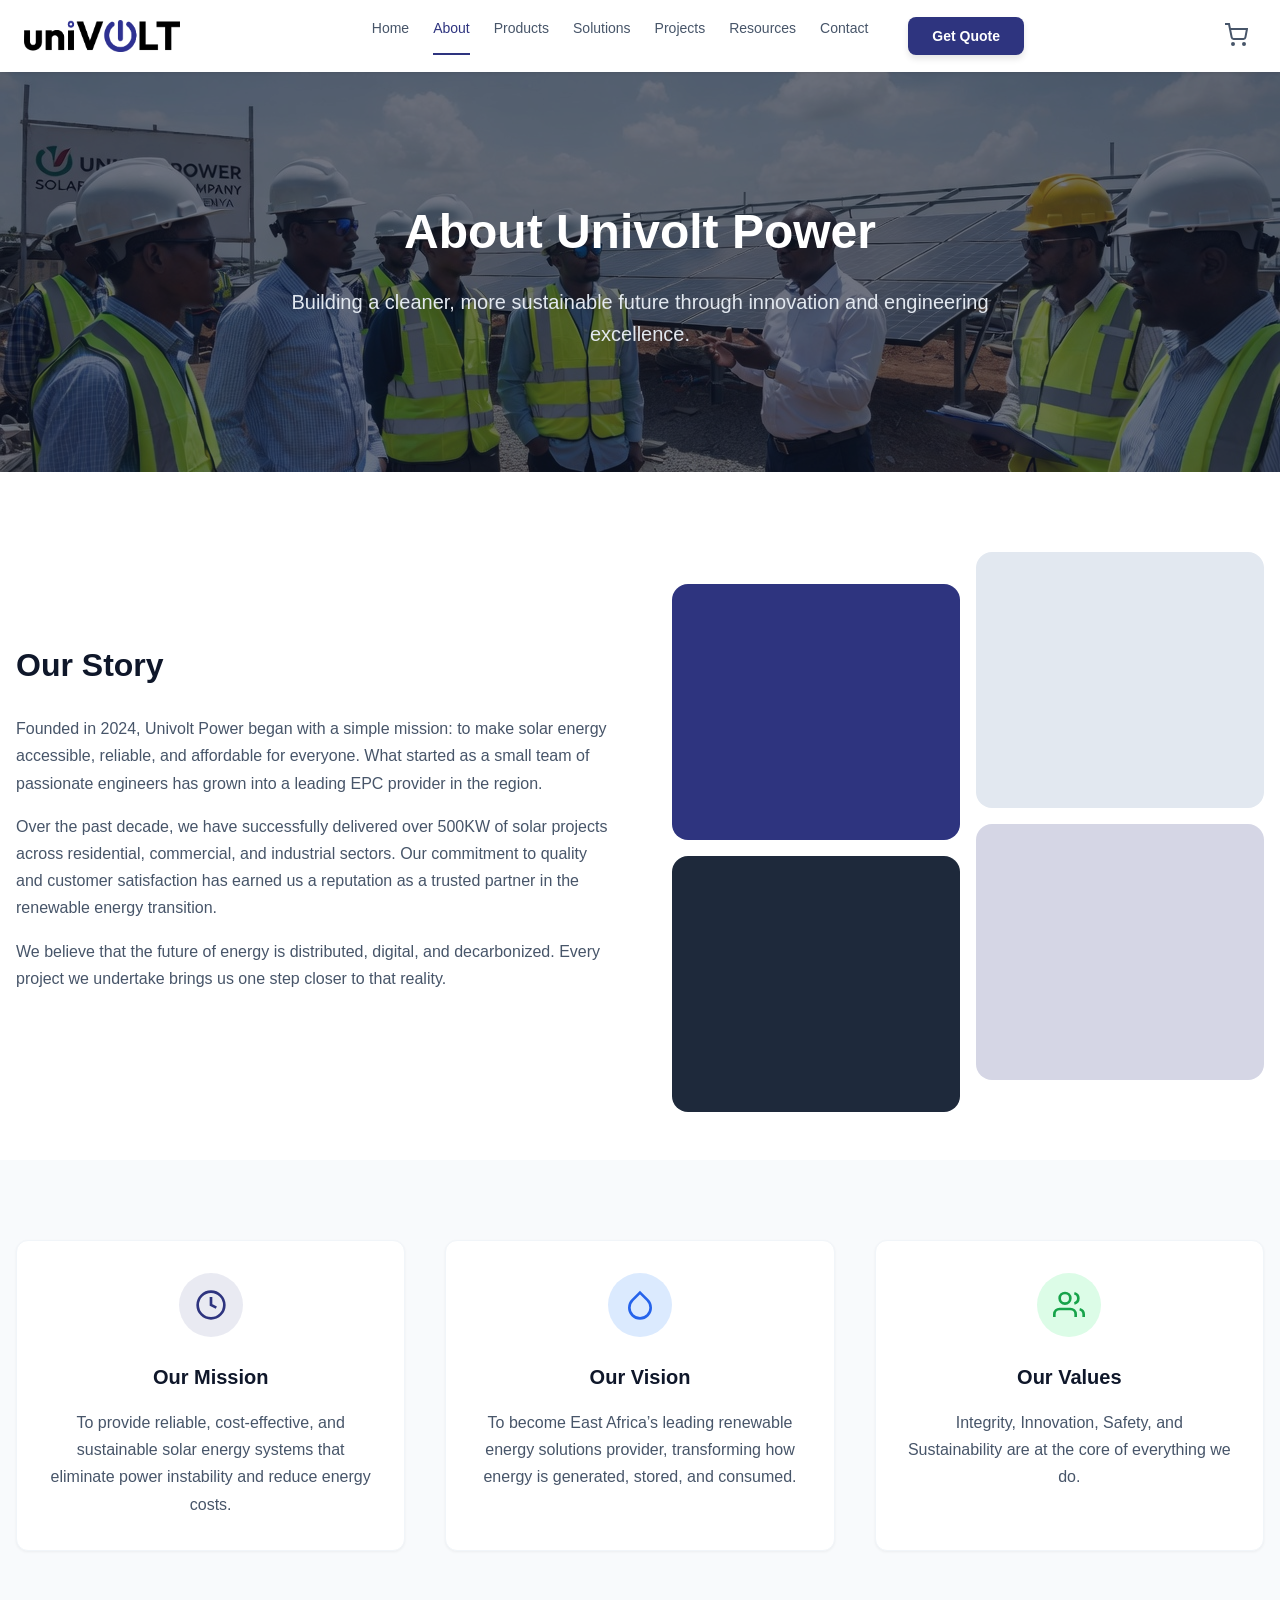
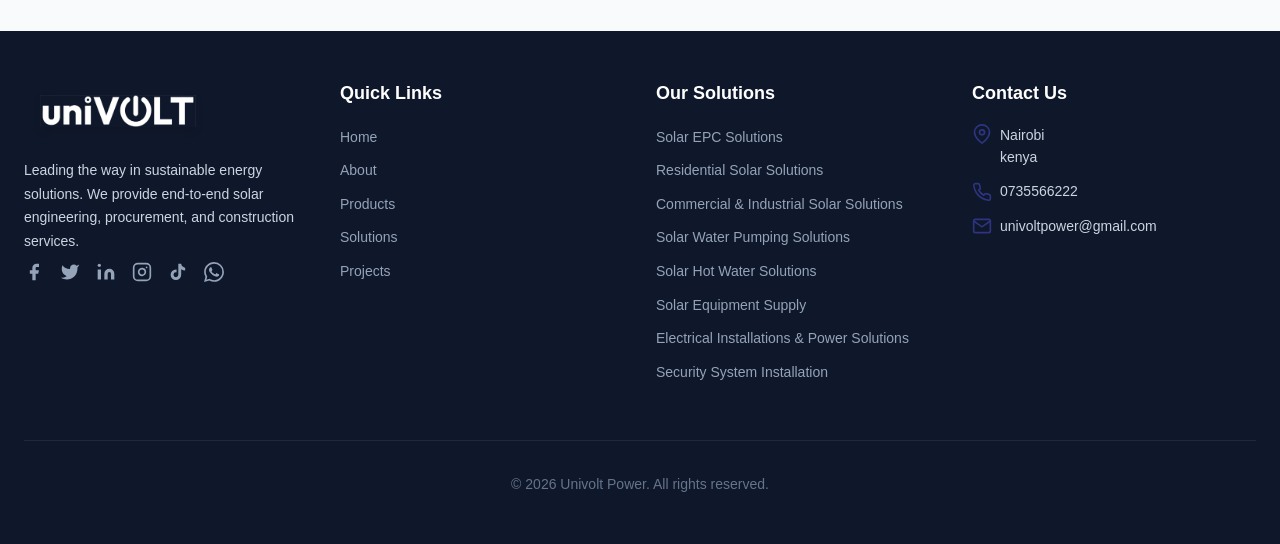
<file: about.html>
<!DOCTYPE html>
<html lang="en">
<head>
  <meta charset="UTF-8">
  <meta name="viewport" content="width=device-width, initial-scale=1.0">
  <title>About Us - Univolt Power</title>
  <link rel="stylesheet" href="styles.css">
</head>
<body>
  <div class="page-wrapper">
    <!-- Header -->
    <header class="header">
      <div class="header-content">
       <a href="index.html" class="logo" aria-label="Univolt Power Home">
          <img src="logo.png" alt="Univolt Power" class="site-logo" />
        </a>

        <nav class="nav-desktop">
          <a href="index.html" class="nav-link">Home</a>
          <a href="about.html" class="nav-link">About</a>
          <a href="products.html" class="nav-link">Products</a>
          <a href="solutions.html" class="nav-link">Solutions</a>
          <a href="projects.html" class="nav-link">Projects</a>
          <a href="resources.html" class="nav-link">Resources</a>
          <a href="contact.html" class="nav-link">Contact</a>
          <a href="getaquote.html" class="btn btn-primary" style="padding: 0.5rem 1.5rem; font-size: 0.875rem; margin-left: 1rem;">Get Quote</a>
        </nav>

        <div class="header-actions">
          <button class="cart-button" onclick="cart.openCart()">
            <svg width="24" height="24" viewBox="0 0 24 24" fill="none" stroke="currentColor" stroke-width="2">
              <circle cx="9" cy="21" r="1"></circle>
              <circle cx="20" cy="21" r="1"></circle>
              <path d="M1 1h4l2.68 13.39a2 2 0 0 0 2 1.61h9.72a2 2 0 0 0 2-1.61L23 6H6"></path>
            </svg>
            <span id="cart-count" class="cart-count" style="display: none;">0</span>
          </button>
          
          <button id="mobile-menu-btn" class="mobile-menu-btn" onclick="toggleMobileMenu()">
            <svg width="24" height="24" viewBox="0 0 24 24" fill="none" stroke="currentColor" stroke-width="2">
              <line x1="3" y1="12" x2="21" y2="12"></line>
              <line x1="3" y1="6" x2="21" y2="6"></line>
              <line x1="3" y1="18" x2="21" y2="18"></line>
            </svg>
          </button>
        </div>
      </div>

      <nav id="mobile-menu" class="nav-mobile">
        <a href="index.html" class="nav-link">Home</a>
        <a href="about.html" class="nav-link">About</a>
        <a href="products.html" class="nav-link">Products</a>
        <a href="solutions.html" class="nav-link">Solutions</a>
        <a href="projects.html" class="nav-link">Projects</a>
        <a href="resources.html" class="nav-link">Resources</a>
        <a href="contact.html" class="nav-link">Contact</a>
        <a href="getaquote.html" class="nav-link">Get Quote</a>
      </nav>
    </header>

    <!-- Cart Drawer -->
    <div id="cart-overlay" class="cart-overlay"></div>
    <div id="cart-drawer" class="cart-drawer">
      <div class="cart-header">
        <h2 class="cart-title">
          <svg width="20" height="20" viewBox="0 0 24 24" fill="none" stroke="currentColor" stroke-width="2">
            <circle cx="9" cy="21" r="1"></circle>
            <circle cx="20" cy="21" r="1"></circle>
            <path d="M1 1h4l2.68 13.39a2 2 0 0 0 2 1.61h9.72a2 2 0 0 0 2-1.61L23 6H6"></path>
          </svg>
          Your Cart
        </h2>
        <button class="cart-close" onclick="cart.closeCart()">
          <svg width="24" height="24" viewBox="0 0 24 24" fill="none" stroke="currentColor" stroke-width="2">
            <line x1="18" y1="6" x2="6" y2="18"></line>
            <line x1="6" y1="6" x2="18" y2="18"></line>
          </svg>
        </button>
      </div>
      
      <div class="cart-items" id="cart-items"></div>
      
      <div id="cart-empty" class="cart-empty">
        <svg width="48" height="48" viewBox="0 0 24 24" fill="none" stroke="currentColor" stroke-width="2" style="opacity: 0.2; margin: 0 auto 1rem;">
          <circle cx="9" cy="21" r="1"></circle>
          <circle cx="20" cy="21" r="1"></circle>
          <path d="M1 1h4l2.68 13.39a2 2 0 0 0 2 1.61h9.72a2 2 0 0 0 2-1.61L23 6H6"></path>
        </svg>
        <p>Your cart is empty.</p>
        <button style="margin-top: 1rem; color: var(--brand-blue); font-weight: 500;" onclick="cart.closeCart()">
          Start Shopping
        </button>
      </div>
      
      <div class="cart-footer">
        <div class="cart-total">
          <span class="cart-total-label">Total</span>
          <span id="cart-total" class="cart-total-amount">$0.00</span>
        </div>
        <button id="checkout-btn" class="btn-checkout" onclick="handleCheckout()">Checkout</button>
      </div>
    </div>

    <!-- Toast Notification -->
    <div id="toast" class="toast success">
      <svg class="toast-icon" width="20" height="20" viewBox="0 0 24 24" fill="none" stroke="currentColor" stroke-width="2">
        <path d="M22 11.08V12a10 10 0 1 1-5.93-9.14"></path>
        <polyline points="22 4 12 14.01 9 11.01"></polyline>
      </svg>
      <span id="toast-message" class="toast-message"></span>
    </div>

    <!-- Main Content -->
    <main class="main-content">
      <!-- Page Header -->
      <section class="page-header">
        <div class="page-header-overlay"></div>
        <img src="image/About Image 1.jpg" alt="Company Headquarters" class="page-header-image">
        <div class="page-header-content">
          <h1>About Univolt Power</h1>
          <p>Building a cleaner, more sustainable future through innovation and engineering excellence.</p>
        </div>
      </section>

      <!-- Our Story -->
      <section class="section" style="background: white;">
        <div class="container">
          <div class="grid grid-2" style="gap: 4rem; align-items: center;">
            <div>
              <h2 style="font-size: 2rem; font-weight: bold; color: var(--slate-900); margin-bottom: 1.5rem;">Our Story</h2>
              <p style="color: var(--slate-600); margin-bottom: 1rem; line-height: 1.7;">
                Founded in 2024, Univolt Power began with a simple mission: to make solar energy accessible, reliable, and affordable for everyone. What started as a small team of passionate engineers has grown into a leading EPC provider in the region.
              </p>
              <p style="color: var(--slate-600); margin-bottom: 1rem; line-height: 1.7;">
                Over the past decade, we have successfully delivered over 500KW of solar projects across residential, commercial, and industrial sectors. Our commitment to quality and customer satisfaction has earned us a reputation as a trusted partner in the renewable energy transition.
              </p>
              <p style="color: var(--slate-600); line-height: 1.7;">
                We believe that the future of energy is distributed, digital, and decarbonized. Every project we undertake brings us one step closer to that reality.
              </p>
            </div>
            <div class="grid grid-2" style="gap: 1rem;">
              <div style="background: var(--brand-blue); border-radius: 1rem; height: 256px; transform: translateY(2rem);"></div>
              <div style="background: var(--slate-200); border-radius: 1rem; height: 256px;"></div>
              <div style="background: var(--slate-800); border-radius: 1rem; height: 256px; transform: translateY(2rem);"></div>
              <div style="background: rgba(46, 52, 127, 0.2); border-radius: 1rem; height: 256px;"></div>
            </div>
          </div>
        </div>
      </section>

      <!-- Mission, Vision, Values -->
      <section class="section" style="background: var(--slate-50);">
        <div class="container">
          <div class="grid grid-3">
            <!-- Mission -->
            <div class="card" style="padding: 2rem; text-align: center;">
              <div style="background: rgba(46, 52, 127, 0.1); width: 64px; height: 64px; border-radius: 50%; display: flex; align-items: center; justify-content: center; margin: 0 auto 1.5rem;">
                <svg width="32" height="32" viewBox="0 0 24 24" fill="none" stroke="currentColor" stroke-width="2" style="color: var(--brand-blue);">
                  <circle cx="12" cy="12" r="10"></circle>
                  <polyline points="12 6 12 12 16 14"></polyline>
                </svg>
              </div>
              <h3 style="font-size: 1.25rem; font-weight: bold; margin-bottom: 1rem;">Our Mission</h3>
              <p style="color: var(--slate-600); line-height: 1.7;">To provide reliable, cost-effective, 
                and sustainable solar energy systems that eliminate power instability and reduce energy costs.</p>
            </div>

            <!-- Vision -->
            <div class="card" style="padding: 2rem; text-align: center;">
              <div style="background: #dbeafe; width: 64px; height: 64px; border-radius: 50%; display: flex; align-items: center; justify-content: center; margin: 0 auto 1.5rem;">
                <svg width="32" height="32" viewBox="0 0 24 24" fill="none" stroke="currentColor" stroke-width="2" style="color: #2563eb;">
                  <path d="M12 2.69l5.66 5.66a8 8 0 1 1-11.31 0z"></path>
                </svg>
              </div>
              <h3 style="font-size: 1.25rem; font-weight: bold; margin-bottom: 1rem;">Our Vision</h3>
              <p style="color: var(--slate-600); line-height: 1.7;">To become East Africa’s leading renewable energy solutions provider,
                 transforming how energy is generated, stored, and consumed.</p>
            </div>

            <!-- Values -->
            <div class="card" style="padding: 2rem; text-align: center;">
              <div style="background: #dcfce7; width: 64px; height: 64px; border-radius: 50%; display: flex; align-items: center; justify-content: center; margin: 0 auto 1.5rem;">
                <svg width="32" height="32" viewBox="0 0 24 24" fill="none" stroke="currentColor" stroke-width="2" style="color: #16a34a;">
                  <path d="M17 21v-2a4 4 0 0 0-4-4H5a4 4 0 0 0-4 4v2"></path>
                  <circle cx="9" cy="7" r="4"></circle>
                  <path d="M23 21v-2a4 4 0 0 0-3-3.87"></path>
                  <path d="M16 3.13a4 4 0 0 1 0 7.75"></path>
                </svg>
              </div>
              <h3 style="font-size: 1.25rem; font-weight: bold; margin-bottom: 1rem;">Our Values</h3>
              <p style="color: var(--slate-600); line-height: 1.7;">Integrity, Innovation, Safety, and Sustainability are at the core of everything we do.</p>
            </div>
          </div>
        </div>
      </section>

          </main>

    <!-- Footer -->
    <footer class="footer">
      <div class="footer-content">
        <div class="footer-grid">
          <div class="footer-section">
            <div style="display: flex; align-items: center; gap: 0.5rem; margin-bottom: 1rem; background: transparent; padding: 1rem; border-radius: 0.5rem;">
              <a href="index.html" class="logo" aria-label="Univolt Power Home">
                <img src="im6.jpeg" alt="Univolt Power" class="site-logo" style="box-shadow: 0 4px 8px rgba(0,0,0,0.1);" />
              </a>
            </div>
            <p>Leading the way in sustainable energy solutions. We provide end-to-end solar engineering, procurement, and construction services.</p>
            <div class="social-links">
              <a href="https://www.facebook.com/UnivoltPower/" target="_blank" rel="noopener noreferrer" aria-label="Facebook"><svg width="20" height="20" viewBox="0 0 24 24" fill="currentColor"><path d="M18 2h-3a5 5 0 0 0-5 5v3H7v4h3v8h4v-8h3l1-4h-4V7a1 1 0 0 1 1-1h3z"></path></svg></a>
              <a href="https://x.com/univoltpower" target="_blank" rel="noopener noreferrer" aria-label="X (Twitter)"><svg width="20" height="20" viewBox="0 0 24 24" fill="currentColor"><path d="M23 3a10.9 10.9 0 0 1-3.14 1.53 4.48 4.48 0 0 0-7.86 3v1A10.66 10.66 0 0 1 3 4s-4 9 5 13a11.64 11.64 0 0 1-7 2c9 5 20 0 20-11.5a4.5 4.5 0 0 0-.08-.83A7.72 7.72 0 0 0 23 3z"></path></svg></a>
              <a href="https://www.linkedin.com/company/univolt-power-ltd" target="_blank" rel="noopener noreferrer" aria-label="LinkedIn"><svg width="20" height="20" viewBox="0 0 24 24" fill="currentColor"><path d="M16 8a6 6 0 0 1 6 6v7h-4v-7a2 2 0 0 0-2-2 2 2 0 0 0-2 2v7h-4v-7a6 6 0 0 1 6-6z"></path><rect x="2" y="9" width="4" height="12"></rect><circle cx="4" cy="4" r="2"></circle></svg></a>
              <a href="https://www.instagram.com/univoltpower" target="_blank" rel="noopener noreferrer" aria-label="Instagram"><svg width="20" height="20" viewBox="0 0 24 24" fill="none" stroke="currentColor" stroke-width="2" stroke-linecap="round" stroke-linejoin="round"><rect x="2" y="2" width="20" height="20" rx="5" ry="5"></rect><path d="M16 11.37A4 4 0 1 1 12.63 8 4 4 0 0 1 16 11.37z"></path><line x1="17.5" y1="6.5" x2="17.51" y2="6.5"></line></svg></a>
              <a href="https://www.tiktok.com/@univoltpower" target="_blank" rel="noopener noreferrer" aria-label="TikTok"><svg width="20" height="20" viewBox="0 0 24 24" fill="currentColor"><path d="M19.59 6.69a4.83 4.83 0 0 1-3.77-4.25V2h-3.45v13.67a2.89 2.89 0 0 1-2.88 2.5 2.89 2.89 0 0 1-2.89-2.89 2.89 2.89 0 0 1 2.89-2.89c.28 0 .54.04.79.1V9.01a6.32 6.32 0 0 0-.79-.05 6.34 6.34 0 0 0-6.34 6.34 6.34 6.34 0 0 0 6.34 6.34 6.34 6.34 0 0 0 6.33-6.34V8.69a8.18 8.18 0 0 0 4.78 1.52V6.76a4.85 4.85 0 0 1-1.01-.07z"></path></svg></a>
              <a href="https://wa.me/254708345963" target="_blank" rel="noopener noreferrer" aria-label="WhatsApp"><svg width="20" height="20" viewBox="0 0 24 24" fill="currentColor"><path d="M17.472 14.382c-.297-.149-1.758-.867-2.03-.967-.273-.099-.471-.148-.67.15-.197.297-.767.966-.94 1.164-.173.199-.347.223-.644.075-.297-.15-1.255-.463-2.39-1.475-.883-.788-1.48-1.761-1.653-2.059-.173-.297-.018-.458.13-.606.134-.133.298-.347.446-.52.149-.174.198-.298.298-.497.099-.198.05-.371-.025-.52-.075-.149-.669-1.612-.916-2.207-.242-.579-.487-.5-.669-.51-.173-.008-.371-.01-.57-.01-.198 0-.52.074-.792.372-.272.297-1.04 1.016-1.04 2.479 0 1.462 1.065 2.875 1.213 3.074.149.198 2.096 3.2 5.077 4.487.709.306 1.262.489 1.694.625.712.227 1.36.195 1.871.118.571-.085 1.758-.719 2.006-1.413.248-.694.248-1.289.173-1.413-.074-.124-.272-.198-.57-.347m-5.421 7.403h-.004a9.87 9.87 0 0 1-5.031-1.378l-.361-.214-3.741.982.998-3.648-.235-.374a9.86 9.86 0 0 1-1.51-5.26c.001-5.45 4.436-9.884 9.888-9.884 2.64 0 5.122 1.03 6.988 2.898a9.825 9.825 0 0 1 2.893 6.994c-.003 5.45-4.437 9.884-9.885 9.884m8.413-18.297A11.815 11.815 0 0 0 12.05 0C5.495 0 .16 5.335.157 11.892c0 2.096.547 4.142 1.588 5.945L.057 24l6.305-1.654a11.882 11.882 0 0 0 5.683 1.448h.005c6.554 0 11.89-5.335 11.893-11.893a11.821 11.821 0 0 0-3.48-8.413z"></path></svg></a>
            </div>
          </div>

          <div class="footer-section">
            <h3>Quick Links</h3>
            <ul>
              <li><a href="index.html">Home</a></li>
              <li><a href="about.html">About</a></li>
              <li><a href="products.html">Products</a></li>
              <li><a href="solutions.html">Solutions</a></li>
              <li><a href="projects.html">Projects</a></li>
            </ul>
          </div>

          <div class="footer-section">
            <h3>Our Solutions</h3>
            <ul>
              <li><a href="solutions.html">Solar EPC Solutions</a></li>
              <li><a href="solutions.html">Residential Solar Solutions</a></li>
              <li><a href="solutions.html">Commercial &amp; Industrial Solar Solutions</a></li>
              <li><a href="solutions.html">Solar Water Pumping Solutions</a></li>
              <li><a href="solutions.html">Solar Hot Water Solutions</a></li>
              <li><a href="solutions.html">Solar Equipment Supply</a></li>
              <li><a href="solutions.html">Electrical Installations &amp; Power Solutions</a></li>
              <li><a href="solutions.html">Security System Installation</a></li>
            </ul>
          </div>

          <div class="footer-section">
            <h3>Contact Us</h3>
            <ul style="font-size: 0.875rem;">
              <li style="display: flex; align-items: start; margin-bottom: 0.75rem;">
                <svg width="20" height="20" viewBox="0 0 24 24" fill="none" stroke="currentColor" stroke-width="2" style="color: var(--brand-blue); margin-right: 0.5rem; flex-shrink: 0;">
                  <path d="M21 10c0 7-9 13-9 13s-9-6-9-13a9 9 0 0 1 18 0z"></path>
                  <circle cx="12" cy="10" r="3"></circle>
                </svg>
                <span>Nairobi<br>kenya</span>
              </li>
              <li style="display: flex; align-items: center; margin-bottom: 0.75rem;">
                <svg width="20" height="20" viewBox="0 0 24 24" fill="none" stroke="currentColor" stroke-width="2" style="color: var(--brand-blue); margin-right: 0.5rem;">
                  <path d="M22 16.92v3a2 2 0 0 1-2.18 2 19.79 19.79 0 0 1-8.63-3.07 19.5 19.5 0 0 1-6-6 19.79 19.79 0 0 1-3.07-8.67A2 2 0 0 1 4.11 2h3a2 2 0 0 1 2 1.72 12.84 12.84 0 0 0 .7 2.81 2 2 0 0 1-.45 2.11L8.09 9.91a16 16 0 0 0 6 6l1.27-1.27a2 2 0 0 1 2.11-.45 12.84 12.84 0 0 0 2.81.7A2 2 0 0 1 22 16.92z"></path>
                </svg>
                <span>0735566222</span>
              </li>
              <li style="display: flex; align-items: center;">
                <svg width="20" height="20" viewBox="0 0 24 24" fill="none" stroke="currentColor" stroke-width="2" style="color: var(--brand-blue); margin-right: 0.5rem;">
                  <path d="M4 4h16c1.1 0 2 .9 2 2v12c0 1.1-.9 2-2 2H4c-1.1 0-2-.9-2-2V6c0-1.1.9-2 2-2z"></path>
                  <polyline points="22,6 12,13 2,6"></polyline>
                </svg>
                <span>univoltpower@gmail.com</span>
              </li>
            </ul>
          </div>
        </div>
        
        <div class="footer-bottom">
          <p>&copy; 2026 Univolt Power. All rights reserved.</p>
        </div>
      </div>
    </footer>
  </div>

  <script src="script.js"></script>
</body>
</html>
</file>
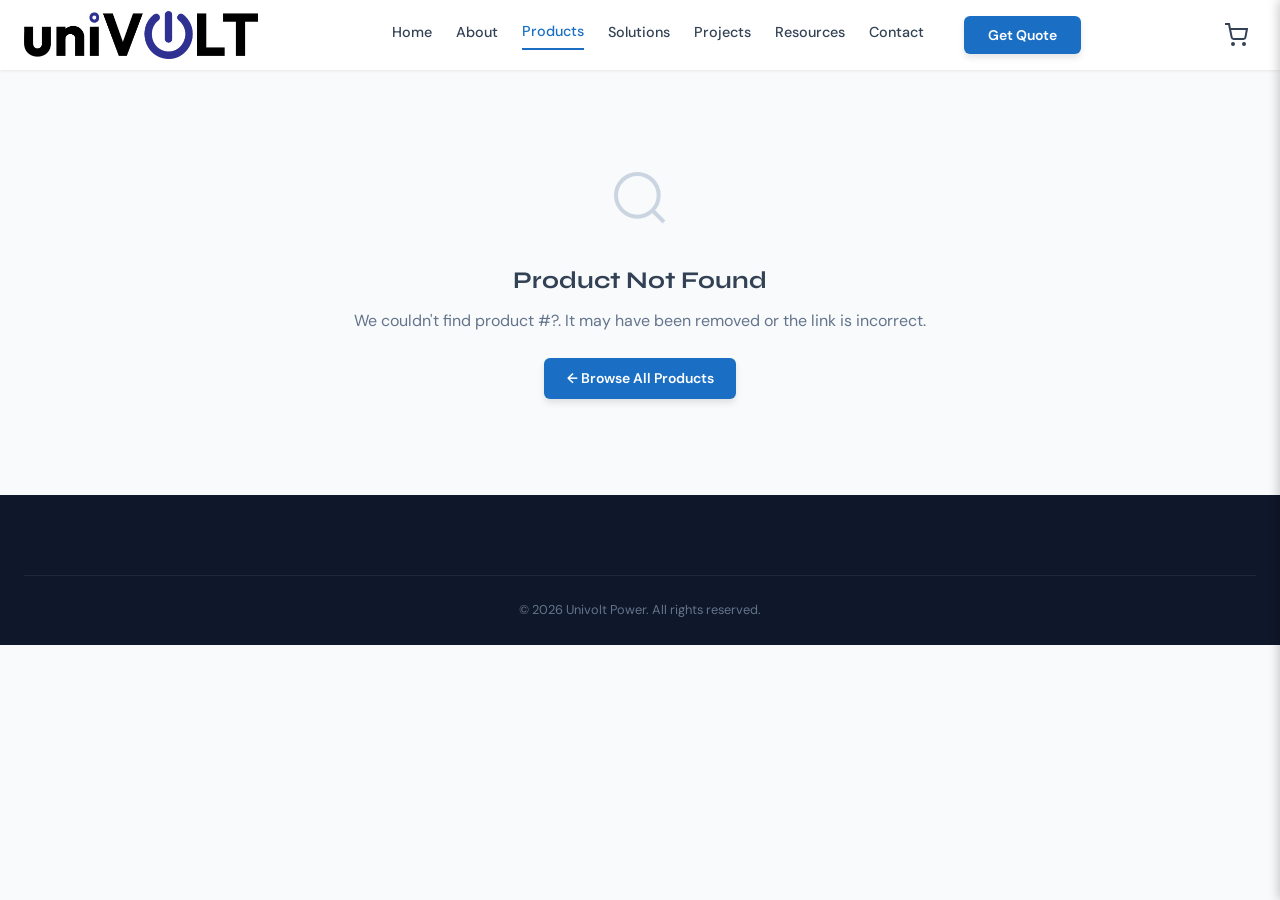
<file: productdetail.html>
<!DOCTYPE html>
<html lang="en">
<head>
  <meta charset="UTF-8">
  <meta name="viewport" content="width=device-width, initial-scale=1.0">
  <title>Product Detail - Univolt Power</title>
  <link rel="preconnect" href="https://fonts.googleapis.com">
  <link href="https://fonts.googleapis.com/css2?family=Syne:wght@400;600;700;800&family=DM+Sans:wght@300;400;500&display=swap" rel="stylesheet">
  <link rel="stylesheet" href="styles.css">
  <style>
    :root {
      --brand-blue: #1a6fc4;
      --brand-blue-dark: #0f4d8a;
      --slate-50: #f8fafc;
      --slate-100: #f1f5f9;
      --slate-200: #e2e8f0;
      --slate-600: #475569;
      --slate-700: #334155;
      --slate-800: #1e293b;
      --accent-orange: #f97316;
      --accent-green: #22c55e;
    }

    * { box-sizing: border-box; margin: 0; padding: 0; }

    body {
      font-family: 'DM Sans', sans-serif;
      background: #f8fafc;
      color: #1e293b;
    }

    /* ── HEADER (copied pattern) ── */
    .header { background: #fff; box-shadow: 0 1px 3px rgba(0,0,0,.08); position: sticky; top: 0; z-index: 100; }
    .header-content { max-width: 1280px; margin: 0 auto; padding: 0 1.5rem; display: flex; align-items: center; justify-content: space-between; height: 70px; }
    .logo img.site-logo { height: 48px; object-fit: contain; }
    .nav-desktop { display: flex; align-items: center; gap: 1.5rem; }
    .nav-link { text-decoration: none; color: #334155; font-size: .9rem; font-weight: 500; transition: color .2s; }
    .nav-link:hover, .nav-link.active { color: var(--brand-blue); }
    .btn { display: inline-flex; align-items: center; gap: .5rem; padding: .6rem 1.4rem; border-radius: 6px; font-weight: 600; font-size: .875rem; cursor: pointer; text-decoration: none; border: none; transition: all .2s; }
    .btn-primary { background: var(--brand-blue); color: #fff; }
    .btn-primary:hover { background: var(--brand-blue-dark); }
    .header-actions { display: flex; align-items: center; gap: .75rem; }
    .cart-button { background: none; border: none; cursor: pointer; position: relative; color: #334155; display: flex; align-items: center; }
    .cart-count { position: absolute; top: -6px; right: -6px; background: var(--brand-blue); color: #fff; border-radius: 50%; width: 18px; height: 18px; font-size: .65rem; display: flex; align-items: center; justify-content: center; font-weight: 700; }
    .mobile-menu-btn { background: none; border: none; cursor: pointer; color: #334155; display: none; }
    @media(max-width:768px){ .nav-desktop{display:none;} .mobile-menu-btn{display:flex;} }
    .nav-mobile { display: none; flex-direction: column; background: #fff; padding: 1rem 1.5rem; border-top: 1px solid #e2e8f0; }
    .nav-mobile.active { display: flex; }

    /* ── CART DRAWER ── */
    .cart-overlay { position: fixed; inset: 0; background: rgba(0,0,0,.4); z-index: 200; opacity: 0; pointer-events: none; transition: opacity .3s; }
    .cart-overlay.active { opacity: 1; pointer-events: all; }
    .cart-drawer { position: fixed; top: 0; right: 0; width: 380px; max-width: 100vw; height: 100vh; background: #fff; z-index: 201; transform: translateX(100%); transition: transform .3s cubic-bezier(.4,0,.2,1); display: flex; flex-direction: column; }
    .cart-drawer.active { transform: translateX(0); }
    .cart-header { display: flex; align-items: center; justify-content: space-between; padding: 1.25rem 1.5rem; border-bottom: 1px solid #e2e8f0; }
    .cart-title { display: flex; align-items: center; gap: .5rem; font-weight: 700; font-size: 1.1rem; }
    .cart-close { background: none; border: none; cursor: pointer; color: #64748b; }
    .cart-items { flex: 1; overflow-y: auto; padding: 1rem 1.5rem; }
    .cart-item { display: flex; gap: 1rem; padding: .75rem 0; border-bottom: 1px solid #f1f5f9; }
    .cart-item-image { width: 64px; height: 64px; border-radius: 8px; overflow: hidden; flex-shrink: 0; background: #f1f5f9; }
    .cart-item-image img { width: 100%; height: 100%; object-fit: cover; }
    .cart-item-details { flex: 1; }
    .cart-item-name { font-size: .85rem; font-weight: 600; margin-bottom: .25rem; }
    .cart-item-qty { font-size: .75rem; color: #64748b; }
    .cart-item-price { font-size: .9rem; font-weight: 700; color: var(--brand-blue); margin-top: .25rem; }
    .cart-remove { background: none; border: none; cursor: pointer; color: #ef4444; padding: .25rem; flex-shrink: 0; }
    .cart-empty { display: flex; flex-direction: column; align-items: center; justify-content: center; height: 200px; color: #94a3b8; text-align: center; padding: 2rem; }
    .cart-footer { padding: 1.25rem 1.5rem; border-top: 1px solid #e2e8f0; }
    .cart-total { display: flex; justify-content: space-between; margin-bottom: 1rem; font-weight: 700; font-size: 1.1rem; }
    .btn-checkout { width: 100%; background: var(--brand-blue); color: #fff; border: none; padding: .875rem; border-radius: 8px; font-size: 1rem; font-weight: 700; cursor: pointer; transition: background .2s; }
    .btn-checkout:hover { background: var(--brand-blue-dark); }
    .btn-checkout:disabled { opacity: .5; cursor: not-allowed; }

    /* ── TOAST ── */
    .toast { position: fixed; bottom: 2rem; left: 50%; transform: translateX(-50%) translateY(100px); background: #1e293b; color: #fff; padding: .75rem 1.25rem; border-radius: 8px; display: flex; align-items: center; gap: .5rem; z-index: 300; opacity: 0; transition: all .35s cubic-bezier(.4,0,.2,1); white-space: nowrap; }
    .toast.show { opacity: 1; transform: translateX(-50%) translateY(0); }
    .toast-icon { color: #22c55e; flex-shrink: 0; }

    /* ═══════════════════════════════════════════
       PRODUCT DETAIL PAGE STYLES
    ═══════════════════════════════════════════ */

    /* Breadcrumb */
    .breadcrumb { max-width: 1280px; margin: 0 auto; padding: 1.25rem 1.5rem .5rem; display: flex; align-items: center; gap: .5rem; font-size: .85rem; color: #64748b; flex-wrap: wrap; }
    .breadcrumb a { color: #64748b; text-decoration: none; transition: color .2s; }
    .breadcrumb a:hover { color: var(--brand-blue); }
    .breadcrumb-sep { color: #cbd5e1; }
    .breadcrumb-current { color: #1e293b; font-weight: 500; }

    /* Product hero section */
    .product-hero {
      max-width: 1280px;
      margin: 0 auto;
      padding: 1.5rem 1.5rem 3rem;
      display: grid;
      grid-template-columns: 1fr 1fr;
      gap: 4rem;
      align-items: start;
    }
    @media(max-width: 900px) { .product-hero { grid-template-columns: 1fr; gap: 2rem; } }

    /* Gallery */
    .product-gallery { position: sticky; top: 90px; }
    .main-image-wrap {
      background: #fff;
      border-radius: 16px;
      overflow: hidden;
      aspect-ratio: 1;
      display: flex;
      align-items: center;
      justify-content: center;
      border: 1px solid #e2e8f0;
      margin-bottom: 1rem;
      position: relative;
    }
    .main-image-wrap img {
      width: 100%;
      height: 100%;
      object-fit: contain;
      padding: 1.5rem;
      transition: transform .4s ease;
    }
    .main-image-wrap:hover img { transform: scale(1.04); }
    .category-badge {
      position: absolute;
      top: 1rem;
      left: 1rem;
      background: var(--brand-blue);
      color: #fff;
      font-size: .75rem;
      font-weight: 700;
      padding: .3rem .75rem;
      border-radius: 20px;
      letter-spacing: .03em;
    }
    .thumb-row { display: flex; gap: .75rem; }
    .thumb {
      width: 72px; height: 72px;
      border-radius: 10px;
      border: 2px solid #e2e8f0;
      overflow: hidden;
      cursor: pointer;
      transition: border-color .2s;
      background: #fff;
      flex-shrink: 0;
    }
    .thumb:hover, .thumb.active { border-color: var(--brand-blue); }
    .thumb img { width: 100%; height: 100%; object-fit: contain; padding: 4px; }

    /* Info panel */
    .product-info { display: flex; flex-direction: column; gap: 1.5rem; }
    .product-meta { display: flex; align-items: center; gap: .75rem; flex-wrap: wrap; }
    .meta-tag { background: #eff6ff; color: var(--brand-blue); font-size: .75rem; font-weight: 600; padding: .3rem .7rem; border-radius: 20px; }
    .meta-tag.green { background: #f0fdf4; color: #16a34a; }
    .stock-dot { width: 8px; height: 8px; border-radius: 50%; background: #22c55e; display: inline-block; }

    .product-title {
      font-family: 'Syne', sans-serif;
      font-size: 1.9rem;
      font-weight: 800;
      line-height: 1.2;
      color: #0f172a;
    }
    @media(max-width:600px){ .product-title { font-size: 1.5rem; } }

    .product-price-row { display: flex; align-items: baseline; gap: 1rem; }
    .product-price {
      font-family: 'Syne', sans-serif;
      font-size: 2.2rem;
      font-weight: 800;
      color: var(--brand-blue);
    }
    .product-price-note { font-size: .85rem; color: #64748b; }

    .rating-row { display: flex; align-items: center; gap: .5rem; }
    .stars { color: #f59e0b; letter-spacing: 2px; }
    .rating-count { font-size: .85rem; color: #64748b; }

    .divider { height: 1px; background: #e2e8f0; }

    .product-desc { font-size: .95rem; line-height: 1.75; color: #475569; }

    /* Specs grid */
    .specs-grid {
      display: grid;
      grid-template-columns: 1fr 1fr;
      gap: .5rem;
    }
    .spec-item {
      background: #f8fafc;
      border: 1px solid #e2e8f0;
      border-radius: 10px;
      padding: .75rem 1rem;
    }
    .spec-label { font-size: .72rem; font-weight: 700; color: #94a3b8; text-transform: uppercase; letter-spacing: .06em; margin-bottom: .2rem; }
    .spec-value { font-size: .9rem; font-weight: 600; color: #1e293b; }

    /* Actions */
    .action-row { display: flex; gap: 1rem; align-items: center; flex-wrap: wrap; }
    .qty-control { display: flex; align-items: center; gap: 0; border: 1.5px solid #e2e8f0; border-radius: 10px; overflow: hidden; }
    .qty-btn { background: #f8fafc; border: none; width: 40px; height: 48px; font-size: 1.2rem; cursor: pointer; transition: background .15s; color: #334155; }
    .qty-btn:hover { background: #e2e8f0; }
    .qty-input { width: 48px; height: 48px; text-align: center; border: none; border-left: 1.5px solid #e2e8f0; border-right: 1.5px solid #e2e8f0; font-size: 1rem; font-weight: 600; outline: none; }
    .btn-add { flex: 1; min-width: 160px; background: var(--brand-blue); color: #fff; border: none; padding: .875rem 1.5rem; border-radius: 10px; font-size: 1rem; font-weight: 700; cursor: pointer; display: flex; align-items: center; justify-content: center; gap: .5rem; transition: all .2s; }
    .btn-add:hover { background: var(--brand-blue-dark); transform: translateY(-1px); box-shadow: 0 4px 12px rgba(26,111,196,.3); }
    .btn-quote { background: #fff; border: 1.5px solid var(--brand-blue); color: var(--brand-blue); padding: .875rem 1.25rem; border-radius: 10px; font-size: .9rem; font-weight: 700; cursor: pointer; transition: all .2s; white-space: nowrap; }
    .btn-quote:hover { background: #eff6ff; }

    /* Highlights */
    .highlights { display: flex; flex-direction: column; gap: .6rem; }
    .highlight-item { display: flex; align-items: center; gap: .75rem; font-size: .875rem; color: #475569; }
    .highlight-icon { width: 32px; height: 32px; border-radius: 8px; background: #eff6ff; display: flex; align-items: center; justify-content: center; flex-shrink: 0; color: var(--brand-blue); }

    /* Tabs section */
    .tabs-section { max-width: 1280px; margin: 0 auto 4rem; padding: 0 1.5rem; }
    .tab-nav { display: flex; gap: 0; border-bottom: 2px solid #e2e8f0; margin-bottom: 2rem; overflow-x: auto; }
    .tab-btn {
      background: none; border: none; padding: .875rem 1.5rem; font-size: .9rem; font-weight: 600; color: #64748b; cursor: pointer; border-bottom: 2px solid transparent; margin-bottom: -2px; transition: all .2s; white-space: nowrap;
    }
    .tab-btn.active { color: var(--brand-blue); border-bottom-color: var(--brand-blue); }
    .tab-panel { display: none; }
    .tab-panel.active { display: block; }

    /* Spec table */
    .spec-table { width: 100%; border-collapse: collapse; font-size: .9rem; }
    .spec-table th { text-align: left; padding: .75rem 1rem; background: #f8fafc; font-weight: 700; color: #334155; border: 1px solid #e2e8f0; width: 35%; }
    .spec-table td { padding: .75rem 1rem; border: 1px solid #e2e8f0; color: #475569; }
    .spec-table tr:nth-child(even) td { background: #f8fafc; }

    /* Features list */
    .features-list { display: grid; grid-template-columns: 1fr 1fr; gap: 1rem; }
    @media(max-width:600px){ .features-list { grid-template-columns: 1fr; } }
    .feature-card { background: #fff; border: 1px solid #e2e8f0; border-radius: 12px; padding: 1.25rem; display: flex; gap: 1rem; }
    .feature-icon { width: 40px; height: 40px; border-radius: 10px; background: #eff6ff; display: flex; align-items: center; justify-content: center; flex-shrink: 0; font-size: 1.25rem; }
    .feature-title { font-weight: 700; font-size: .9rem; margin-bottom: .25rem; color: #1e293b; }
    .feature-desc { font-size: .8rem; color: #64748b; line-height: 1.5; }

    /* Related products */
    .related-section { background: #fff; padding: 3rem 0; border-top: 1px solid #e2e8f0; }
    .related-inner { max-width: 1280px; margin: 0 auto; padding: 0 1.5rem; }
    .section-title { font-family: 'Syne', sans-serif; font-size: 1.5rem; font-weight: 800; margin-bottom: 1.5rem; }
    .related-grid { display: grid; grid-template-columns: repeat(auto-fill, minmax(240px, 1fr)); gap: 1.25rem; }
    .related-card { background: #f8fafc; border: 1px solid #e2e8f0; border-radius: 12px; overflow: hidden; cursor: pointer; transition: all .2s; }
    .related-card:hover { border-color: var(--brand-blue); transform: translateY(-2px); box-shadow: 0 6px 20px rgba(0,0,0,.08); }
    .related-img { height: 160px; overflow: hidden; background: #fff; display: flex; align-items: center; justify-content: center; }
    .related-img img { width: 100%; height: 100%; object-fit: contain; padding: .75rem; }
    .related-info { padding: .875rem 1rem; }
    .related-name { font-size: .85rem; font-weight: 600; margin-bottom: .4rem; color: #1e293b; display: -webkit-box; -webkit-line-clamp: 2; line-clamp: 2; -webkit-box-orient: vertical; overflow: hidden; }
    .related-price { font-size: .95rem; font-weight: 800; color: var(--brand-blue); }

    /* Not found */
    .not-found { text-align: center; padding: 6rem 2rem; color: #64748b; }
    .not-found h2 { font-family: 'Syne', sans-serif; font-size: 1.5rem; color: #334155; margin-bottom: .5rem; }

    /* Footer */
    .footer { background: #0f172a; color: #94a3b8; padding: 3rem 0 1.5rem; }
    .footer-content { max-width: 1280px; margin: 0 auto; padding: 0 1.5rem; }
    .footer-bottom { border-top: 1px solid #1e293b; margin-top: 2rem; padding-top: 1.5rem; text-align: center; font-size: .8rem; }
  </style>
</head>
<body>
<div class="page-wrapper">

  <!-- ── HEADER ── -->
  <header class="header">
    <div class="header-content">
      <a href="index.html" class="logo" aria-label="Univolt Power Home">
        <img src="logo.png" alt="Univolt Power" class="site-logo" />
      </a>
      <nav class="nav-desktop">
        <a href="index.html" class="nav-link">Home</a>
        <a href="about.html" class="nav-link">About</a>
        <a href="products.html" class="nav-link active">Products</a>
        <a href="solutions.html" class="nav-link">Solutions</a>
        <a href="projects.html" class="nav-link">Projects</a>
        <a href="resources.html" class="nav-link">Resources</a>
        <a href="contact.html" class="nav-link">Contact</a>
        <a href="getaquote.html" class="btn btn-primary" style="padding:.5rem 1.5rem;font-size:.875rem;margin-left:1rem;">Get Quote</a>
      </nav>
      <div class="header-actions">
        <button class="cart-button" onclick="cart.openCart()">
          <svg width="24" height="24" viewBox="0 0 24 24" fill="none" stroke="currentColor" stroke-width="2">
            <circle cx="9" cy="21" r="1"/><circle cx="20" cy="21" r="1"/>
            <path d="M1 1h4l2.68 13.39a2 2 0 0 0 2 1.61h9.72a2 2 0 0 0 2-1.61L23 6H6"/>
          </svg>
          <span id="cart-count" class="cart-count" style="display:none;">0</span>
        </button>
        <button id="mobile-menu-btn" class="mobile-menu-btn" onclick="toggleMobileMenu()">
          <svg width="24" height="24" viewBox="0 0 24 24" fill="none" stroke="currentColor" stroke-width="2">
            <line x1="3" y1="12" x2="21" y2="12"/><line x1="3" y1="6" x2="21" y2="6"/><line x1="3" y1="18" x2="21" y2="18"/>
          </svg>
        </button>
      </div>
    </div>
    <nav id="mobile-menu" class="nav-mobile">
      <a href="index.html" class="nav-link">Home</a>
      <a href="about.html" class="nav-link">About</a>
      <a href="products.html" class="nav-link">Products</a>
      <a href="solutions.html" class="nav-link">Solutions</a>
      <a href="projects.html" class="nav-link">Projects</a>
      <a href="resources.html" class="nav-link">Resources</a>
      <a href="contact.html" class="nav-link">Contact</a>
      <a href="getaquote.html" class="nav-link">Get Quote</a>
    </nav>
  </header>

  <!-- ── CART DRAWER ── -->
  <div id="cart-overlay" class="cart-overlay"></div>
  <div id="cart-drawer" class="cart-drawer">
    <div class="cart-header">
      <h2 class="cart-title">
        <svg width="20" height="20" viewBox="0 0 24 24" fill="none" stroke="currentColor" stroke-width="2">
          <circle cx="9" cy="21" r="1"/><circle cx="20" cy="21" r="1"/>
          <path d="M1 1h4l2.68 13.39a2 2 0 0 0 2 1.61h9.72a2 2 0 0 0 2-1.61L23 6H6"/>
        </svg>Your Cart
      </h2>
      <button class="cart-close" onclick="cart.closeCart()">
        <svg width="24" height="24" viewBox="0 0 24 24" fill="none" stroke="currentColor" stroke-width="2">
          <line x1="18" y1="6" x2="6" y2="18"/><line x1="6" y1="6" x2="18" y2="18"/>
        </svg>
      </button>
    </div>
    <div class="cart-items" id="cart-items"></div>
    <div id="cart-empty" class="cart-empty">
      <svg width="48" height="48" viewBox="0 0 24 24" fill="none" stroke="currentColor" stroke-width="2" style="opacity:.2;margin:0 auto 1rem">
        <circle cx="9" cy="21" r="1"/><circle cx="20" cy="21" r="1"/>
        <path d="M1 1h4l2.68 13.39a2 2 0 0 0 2 1.61h9.72a2 2 0 0 0 2-1.61L23 6H6"/>
      </svg>
      <p>Your cart is empty.</p>
      <button style="margin-top:1rem;color:var(--brand-blue);font-weight:500;" onclick="cart.closeCart()">Start Shopping</button>
    </div>
    <div class="cart-footer">
      <div class="cart-total">
        <span>Total</span>
        <span id="cart-total">Ksh 0.00</span>
      </div>
      <button id="checkout-btn" class="btn-checkout" onclick="handleCheckout()">Checkout</button>
    </div>
  </div>

  <!-- ── TOAST ── -->
  <div id="toast" class="toast success">
    <svg class="toast-icon" width="20" height="20" viewBox="0 0 24 24" fill="none" stroke="currentColor" stroke-width="2">
      <path d="M22 11.08V12a10 10 0 1 1-5.93-9.14"/><polyline points="22 4 12 14.01 9 11.01"/>
    </svg>
    <span id="toast-message" class="toast-message"></span>
  </div>

  <!-- ── MAIN ── -->
  <main id="product-page"></main>

  <!-- ── FOOTER ── -->
  <footer class="footer">
    <div class="footer-content">
      <div class="footer-bottom">
        <p>&copy; 2026 Univolt Power. All rights reserved.</p>
      </div>
    </div>
  </footer>
</div>

<script src="script.js"></script>
<script>
/* ═══════════════════════════════════════════════
   PRODUCT DATABASE
═══════════════════════════════════════════════ */
const PRODUCTS = {
  1: {
    id: 1,
    name: "600W Jinko Monocrystalline Panel",
    category: "Solar Panels",
    price: "Ksh 249,900.00",
    priceRaw: 249900,
    image: "image/image1.png",
    images: ["image/image1.png"],
    rating: 4.8,
    reviews: 142,
    inStock: true,
    description: "The Jinko 600W Monocrystalline Solar Panel represents the pinnacle of solar technology, delivering exceptional efficiency in a large-format module. Engineered with advanced PERC cell technology and half-cut cell architecture, this panel maximizes energy yield even in low-light and high-temperature conditions — ideal for the Kenyan climate.",
    specs: [
      ["Peak Power (Pmax)", "600W"],
      ["Module Efficiency", "21.3%"],
      ["Open Circuit Voltage (Voc)", "49.2V"],
      ["Short Circuit Current (Isc)", "15.48A"],
      ["Maximum Power Voltage (Vmp)", "41.6V"],
      ["Maximum Power Current (Imp)", "14.42A"],
      ["Temperature Coefficient (Pmax)", "-0.35%/°C"],
      ["Operating Temperature", "-40°C to +85°C"],
      ["Cell Type", "Monocrystalline PERC"],
      ["Cell Configuration", "144 cells (6×24)"],
      ["Frame", "Anodized Aluminium"],
      ["Connector Type", "MC4 Compatible"],
      ["Dimensions", "2278 × 1134 × 35 mm"],
      ["Weight", "32.5 kg"],
      ["Warranty", "25 Years Linear Power Output"],
    ],
    features: [
      { icon: "⚡", title: "High Efficiency PERC", desc: "Advanced passivated emitter rear contact technology maximises output." },
      { icon: "🌦️", title: "All-Weather Performance", desc: "Certified for wind loads up to 2400 Pa and snow loads up to 5400 Pa." },
      { icon: "🔋", title: "Half-Cut Cell Design", desc: "Reduces resistive losses and improves shade tolerance significantly." },
      { icon: "📜", title: "25-Year Warranty", desc: "Industry-leading linear power output guarantee for peace of mind." },
    ],
    relatedIds: [5, 8, 9, 12],
  },
  2: {
    id: 2,
    name: "Dyness 5kWh Lithium Battery",
    category: "Batteries",
    price: "Ksh 140,000.00",
    priceRaw: 140000,
    image: "image/Image3.png",
    images: ["image/Image3.png"],
    rating: 4.7,
    reviews: 89,
    inStock: true,
    description: "The Dyness 5kWh Lithium Iron Phosphate (LiFePO4) Battery is a wall-mounted modular energy storage solution designed for residential and light-commercial solar installations. With exceptional cycle life and built-in Battery Management System (BMS), it offers safe, reliable backup power you can count on.",
    specs: [
      ["Usable Capacity", "5.12 kWh"],
      ["Cell Chemistry", "LiFePO4"],
      ["Nominal Voltage", "48V"],
      ["Max Charge Current", "100A"],
      ["Max Discharge Current", "100A"],
      ["Cycle Life", ">6000 cycles @ 80% DoD"],
      ["Depth of Discharge", "80%"],
      ["Communication", "CAN / RS485"],
      ["Protection Class", "IP55"],
      ["Operating Temperature", "0°C – 55°C"],
      ["Dimensions", "440 × 410 × 155 mm"],
      ["Weight", "46 kg"],
      ["Warranty", "10 Years"],
    ],
    features: [
      { icon: "🔥", title: "LiFePO4 Chemistry", desc: "Safest lithium chemistry — no thermal runaway risk, non-toxic." },
      { icon: "🔄", title: "6000+ Cycles", desc: "Outlasts other battery types, delivering over 16 years of daily use." },
      { icon: "📡", title: "Smart BMS", desc: "Built-in BMS monitors voltage, temperature and current in real time." },
      { icon: "🏗️", title: "Modular & Stackable", desc: "Expand your storage by stacking up to 8 units in parallel." },
    ],
    relatedIds: [27, 28, 29, 30],
  },
  3: {
    id: 3,
    name: "Solis 8kW Hybrid Inverter",
    category: "Inverters",
    price: "Ksh 129,900.00",
    priceRaw: 129900,
    image: "image/Image4.png",
    images: ["image/Image4.png"],
    rating: 4.9,
    reviews: 203,
    inStock: true,
    description: "The Solis 8kW Hybrid Inverter is a dual-MPPT, single-phase inverter that seamlessly integrates solar generation, battery storage and grid power into one intelligent system. Its advanced energy management algorithm ensures maximum self-consumption, reducing your electricity bill to near zero.",
    specs: [
      ["Rated Output Power", "8000W"],
      ["Max PV Input Power", "12000W"],
      ["MPPT Trackers", "2"],
      ["Max PV Input Voltage", "600V DC"],
      ["Battery Voltage Range", "40V – 60V (LV)"],
      ["Max Battery Charge Current", "100A"],
      ["Max Battery Discharge Current", "100A"],
      ["AC Output Voltage", "230V ±2%"],
      ["Grid Frequency", "50Hz"],
      ["Max Efficiency", "98.4%"],
      ["Standby Consumption", "<10W"],
      ["Protection Class", "IP65"],
      ["Operating Temperature", "-25°C to +60°C"],
      ["Display", "LCD"],
      ["Warranty", "5 Years (Extendable to 10)"],
    ],
    features: [
      { icon: "🌐", title: "On/Off-Grid Capable", desc: "Seamlessly switches between grid, solar and battery power." },
      { icon: "📱", title: "App Monitoring", desc: "Monitor and control your system from the SolisCloud app." },
      { icon: "🔌", title: "EPS Function", desc: "Emergency Power Supply activates within 20ms during outages." },
      { icon: "🔧", title: "Dual MPPT", desc: "Two independent trackers maximise output from shaded or mixed arrays." },
    ],
    relatedIds: [14, 15, 17, 18],
  },
  14: {
    id: 14,
    name: "Must 3.2kVA Hybrid Solar Inverter 24V",
    category: "Inverters",
    price: "Ksh 43,500.00",
    priceRaw: 43500,
    image: "inverters/in1.png",
    images: ["inverters/in1.png"],
    rating: 4.5,
    reviews: 67,
    inStock: true,
    description: "The Must 3.2kVA High Frequency Off-Grid Hybrid Inverter is a compact, cost-effective solution for small homes and businesses seeking energy independence. Its built-in PWM solar charge controller and pure sine wave output ensure compatibility with all sensitive appliances.",
    specs: [
      ["Rated Power", "3200VA / 2400W"],
      ["Input Voltage", "24V DC"],
      ["AC Input Voltage Range", "170 – 280V AC"],
      ["AC Output Voltage", "220V ±5%"],
      ["Output Frequency", "50Hz"],
      ["Solar Charge Controller", "60A PWM"],
      ["Max PV Open Circuit Voltage", "55V DC"],
      ["Battery Charging Current", "10 – 60A"],
      ["Transfer Time", "<10ms"],
      ["Waveform", "Pure Sine Wave"],
      ["Efficiency (Peak)", "93%"],
      ["Protection", "Overload, Short Circuit, Over-Temperature"],
      ["Display", "LCD"],
      ["Weight", "7 kg"],
      ["Warranty", "2 Years"],
    ],
    features: [
      { icon: "💡", title: "Pure Sine Wave", desc: "Clean output compatible with all appliances including medical devices." },
      { icon: "⚡", title: "PWM Charge Controller", desc: "Integrated 60A PWM controller for direct panel connection." },
      { icon: "🔋", title: "Multiple Battery Types", desc: "Supports sealed, gel, flooded and lithium battery configurations." },
      { icon: "🏠", title: "Ideal for Homes", desc: "Perfect for small residential systems and rural electrification." },
    ],
    relatedIds: [15, 16, 17, 3],
  },
  15: {
    id: 15,
    name: "SRNE 5kW 48V Hybrid Pure Sine Wave Inverter",
    category: "Inverters",
    price: "Ksh 70,000.00",
    priceRaw: 70000,
    image: "inverters/in2.png",
    images: ["inverters/in2.png"],
    rating: 4.6,
    reviews: 54,
    inStock: true,
    description: "The SRNE HF Series 5kW 48V Hybrid Inverter combines a high-performance MPPT solar charge controller with a powerful inverter/charger in a single unit. Designed for demanding off-grid and backup power applications, it delivers reliable pure sine wave output for your entire home.",
    specs: [
      ["Rated Power", "5000VA / 5000W"],
      ["Battery Voltage", "48V"],
      ["MPPT Voltage Range", "60 – 145V DC"],
      ["Max PV Open Circuit Voltage", "145V DC"],
      ["Max Solar Charge Current", "80A"],
      ["AC Input Voltage", "170 – 280V AC"],
      ["AC Output", "230V / 50Hz"],
      ["Max Charge Current (AC)", "60A"],
      ["Transfer Time", "<20ms"],
      ["Peak Efficiency", "97%"],
      ["Waveform", "Pure Sine Wave"],
      ["Protection Class", "IP20"],
      ["Operating Temperature", "-10°C to +55°C"],
      ["Dimensions", "480 × 295 × 175 mm"],
      ["Warranty", "2 Years"],
    ],
    features: [
      { icon: "☀️", title: "MPPT Controller", desc: "Built-in 80A MPPT tracks maximum power point with 99.5% efficiency." },
      { icon: "🔄", title: "Hybrid Operation", desc: "Solar, battery and grid work together intelligently to cut costs." },
      { icon: "🛡️", title: "Multi-Protection", desc: "Over-voltage, over-current, short circuit and over-temperature." },
      { icon: "📊", title: "LCD Display", desc: "Real-time data on power, battery status and solar generation." },
    ],
    relatedIds: [14, 16, 17, 3],
  },
  16: {
    id: 16,
    name: "SRNE 8kW 48V Hybrid Pure Sine Wave Inverter",
    category: "Inverters",
    price: "Ksh 205,000.00",
    priceRaw: 205000,
    image: "inverters/in3.png",
    images: ["inverters/in3.png"],
    rating: 4.7,
    reviews: 38,
    inStock: true,
    description: "Step up to the SRNE 8kW HF Series for larger homes and commercial premises. With extended MPPT voltage range up to 145V and high charge/discharge currents, this inverter handles substantial solar arrays and large battery banks with ease.",
    specs: [
      ["Rated Power", "8000VA / 8000W"],
      ["Battery Voltage", "48V"],
      ["MPPT Voltage Range", "60 – 145V DC"],
      ["Max Solar Charge Current", "120A"],
      ["AC Input Voltage", "170 – 280V AC"],
      ["AC Output", "230V / 50Hz"],
      ["Max Charge Current (AC)", "80A"],
      ["Peak Efficiency", "97.5%"],
      ["Transfer Time", "<20ms"],
      ["Waveform", "Pure Sine Wave"],
      ["Protection Class", "IP20"],
      ["Dimensions", "540 × 345 × 195 mm"],
      ["Weight", "19.5 kg"],
      ["Operating Temperature", "-10°C to +55°C"],
      ["Warranty", "2 Years"],
    ],
    features: [
      { icon: "💪", title: "8kW Output", desc: "Handles heavy loads including air conditioners and water pumps." },
      { icon: "☀️", title: "120A MPPT", desc: "Supports large PV arrays up to 10kWp peak power input." },
      { icon: "🔌", title: "Generator Input", desc: "Compatible with generator charging for backup in cloudy seasons." },
      { icon: "🌐", title: "RS485 Comms", desc: "Remote monitoring via SRNE monitoring platform." },
    ],
    relatedIds: [15, 14, 3, 18],
  },
  17: {
    id: 17,
    name: "Solis 5kW S6-EO 1-Phase Off-Grid Inverter",
    category: "Inverters",
    price: "Ksh 70,000.00",
    priceRaw: 70000,
    image: "inverters/in4.png",
    images: ["inverters/in4.png"],
    rating: 4.6,
    reviews: 47,
    inStock: true,
    description: "The Solis S6-EO 5kW Off-Grid Inverter is purpose-built for areas without reliable grid access. Its advanced MPPT algorithm and wide voltage input window ensure maximum solar harvest throughout the day, while the robust enclosure protects against dust and moisture.",
    specs: [
      ["Rated Power", "5000W"],
      ["Max PV Input Power", "6000W"],
      ["MPPT Voltage Range", "90 – 450V DC"],
      ["Max PV Open Circuit Voltage", "500V DC"],
      ["Battery Voltage", "48V"],
      ["Max Battery Charge Current", "80A"],
      ["AC Output Voltage", "230V AC"],
      ["Output Frequency", "50Hz"],
      ["Max Efficiency", "97.6%"],
      ["Protection Class", "IP65"],
      ["Operating Temperature", "-25°C to +60°C"],
      ["Display", "LCD + LED"],
      ["Dimensions", "365 × 475 × 185 mm"],
      ["Weight", "14.5 kg"],
      ["Warranty", "5 Years"],
    ],
    features: [
      { icon: "🏝️", title: "True Off-Grid", desc: "Operates completely independently of the utility grid." },
      { icon: "🌧️", title: "IP65 Rated", desc: "Fully sealed against dust and water jets — ideal for outdoor installation." },
      { icon: "📡", title: "SolisCloud Ready", desc: "Wi-Fi monitoring dongle compatible for remote system oversight." },
      { icon: "⚙️", title: "Wide MPPT Range", desc: "90-450V MPPT window accommodates flexible array configurations." },
    ],
    relatedIds: [18, 19, 15, 3],
  },
  18: {
    id: 18,
    name: "Solis 5kW S6-EH 1-Phase LV Hybrid Inverter",
    category: "Inverters",
    price: "Ksh 140,000.00",
    priceRaw: 140000,
    image: "inverters/in5.png",
    images: ["inverters/in5.png"],
    rating: 4.8,
    reviews: 91,
    inStock: true,
    description: "The Solis S6-EH 5kW Low Voltage Hybrid Inverter is the ideal choice for grid-tied systems with battery backup. It supports low-voltage lithium batteries (48V) from leading brands and offers intelligent time-of-use programming to maximise your savings.",
    specs: [
      ["Rated Output Power", "5000W"],
      ["Max PV Input Power", "7500W"],
      ["MPPT Trackers", "2"],
      ["Battery Voltage", "40 – 60V (LV)"],
      ["Max Battery Charge Current", "100A"],
      ["AC Output Voltage", "230V ±2%"],
      ["Max Efficiency", "97.7%"],
      ["EPS Transfer Time", "<20ms"],
      ["Protection Class", "IP65"],
      ["Communication", "Wi-Fi / RS485 / CAN"],
      ["Operating Temperature", "-25°C to +60°C"],
      ["Weight", "15 kg"],
      ["Warranty", "5 Years"],
    ],
    features: [
      { icon: "🔋", title: "LV Battery Support", desc: "Compatible with Dyness, Deye, Pylontech and other LV battery brands." },
      { icon: "⏱️", title: "Time-of-Use Mode", desc: "Charge from grid during off-peak tariff and discharge at peak times." },
      { icon: "🌐", title: "Dual MPPT", desc: "Two trackers for east-west or split rooftop array configurations." },
      { icon: "📱", title: "App Control", desc: "Full control via SolisCloud mobile app for iOS and Android." },
    ],
    relatedIds: [19, 20, 3, 17],
  },
  19: {
    id: 19,
    name: "Solis 8kW S6-EH 1-Phase LV Hybrid Inverter",
    category: "Inverters",
    price: "Ksh 200,000.00",
    priceRaw: 200000,
    image: "inverters/in6.png",
    images: ["inverters/in6.png"],
    rating: 4.8,
    reviews: 76,
    inStock: true,
    description: "The Solis S6-EH 8kW steps up the power for medium-to-large homes and small businesses. With dual MPPT and 100A battery charge current, it supports larger solar arrays and expanded battery banks, making it the workhorse of residential solar storage.",
    specs: [
      ["Rated Output Power", "8000W"],
      ["Max PV Input Power", "12000W"],
      ["MPPT Trackers", "2"],
      ["Battery Voltage", "40 – 60V (LV)"],
      ["Max Battery Charge/Discharge", "100A / 100A"],
      ["AC Output Voltage", "230V ±2%"],
      ["Max Efficiency", "98.0%"],
      ["EPS Transfer Time", "<20ms"],
      ["Protection Class", "IP65"],
      ["Communication", "Wi-Fi / RS485 / CAN"],
      ["Weight", "17.5 kg"],
      ["Warranty", "5 Years"],
    ],
    features: [
      { icon: "🏢", title: "Commercial Ready", desc: "8kW output handles larger commercial and residential loads." },
      { icon: "⚡", title: "Rapid EPS", desc: "Emergency power within 20ms — faster than a blink of an eye." },
      { icon: "🔧", title: "Generator Input", desc: "AC coupling allows generator integration for extended backup." },
      { icon: "🌍", title: "Export Control", desc: "Zero-export mode prevents excess power feeding back to grid." },
    ],
    relatedIds: [18, 20, 21, 3],
  },
  20: {
    id: 20,
    name: "Solis 16kW S6-EH 1-Phase LV Hybrid Inverter",
    category: "Inverters",
    price: "Ksh 400,000.00",
    priceRaw: 400000,
    image: "inverters/in7.png",
    images: ["inverters/in7.png"],
    rating: 4.9,
    reviews: 29,
    inStock: true,
    description: "The Solis 16kW S6-EH is the flagship single-phase hybrid inverter in the range, delivering enormous power capacity for large homes, villas and commercial applications. Its 12kWp PV input and 200A battery capability support the most demanding energy storage configurations.",
    specs: [
      ["Rated Output Power", "16000W"],
      ["Max PV Input Power", "20000W"],
      ["MPPT Trackers", "2"],
      ["Battery Voltage", "40 – 60V (LV)"],
      ["Max Battery Charge/Discharge", "200A / 200A"],
      ["AC Output Voltage", "230V ±2%"],
      ["Max Efficiency", "98.3%"],
      ["Protection Class", "IP65"],
      ["Communication", "Wi-Fi / Ethernet / RS485 / CAN"],
      ["Weight", "25 kg"],
      ["Warranty", "5 Years"],
    ],
    features: [
      { icon: "💥", title: "16kW Peak Power", desc: "Industry-leading single-phase output for large energy consumers." },
      { icon: "🔋", title: "200A Battery Current", desc: "Supports large battery banks for extended overnight autonomy." },
      { icon: "🌐", title: "Ethernet Comms", desc: "Wired network connectivity for reliable industrial monitoring." },
      { icon: "📈", title: "Energy Analytics", desc: "Detailed consumption and generation analytics via SolisCloud." },
    ],
    relatedIds: [19, 18, 21, 24],
  },
  21: {
    id: 21,
    name: "Solis 15kW S6-EH 3-Phase LV Hybrid Inverter",
    category: "Inverters",
    price: "Ksh 360,000.00",
    priceRaw: 360000,
    image: "inverters/in10.png",
    images: ["inverters/in10.png"],
    rating: 4.8,
    reviews: 22,
    inStock: true,
    description: "The Solis 15kW Three-Phase Hybrid Inverter is designed for commercial and industrial applications with three-phase power requirements. It delivers balanced power across all three phases while supporting substantial solar PV and battery storage capacity.",
    specs: [
      ["Rated Output Power", "15000W"],
      ["Phases", "3-Phase"],
      ["Max PV Input", "22500W"],
      ["MPPT Trackers", "3"],
      ["Battery Voltage", "40 – 60V (LV)"],
      ["Max Battery Charge/Discharge", "150A / 150A"],
      ["AC Output Voltage", "400V (3-Phase)"],
      ["Max Efficiency", "98.1%"],
      ["Protection Class", "IP65"],
      ["Warranty", "5 Years"],
    ],
    features: [
      { icon: "🏭", title: "3-Phase Output", desc: "Balanced three-phase power for industrial equipment and lifts." },
      { icon: "☀️", title: "Triple MPPT", desc: "Three independent MPPT trackers for complex rooftop layouts." },
      { icon: "🔌", title: "Parallel Operation", desc: "Multiple units can be paralleled for even greater capacity." },
      { icon: "🛡️", title: "Anti-Islanding", desc: "Certified anti-islanding protection for grid-tied operation." },
    ],
    relatedIds: [26, 20, 19, 3],
  },
  22: {
    id: 22,
    name: "Deye 3.6kW 48V Single-Phase Hybrid On-Grid Inverter",
    category: "Inverters",
    price: "Ksh 106,000.00",
    priceRaw: 106000,
    image: "inverters/in9.png",
    images: ["inverters/in9.png"],
    rating: 4.6,
    reviews: 58,
    inStock: true,
    description: "The Deye 3.6kW Hybrid On-Grid Inverter is an entry-level grid-tied hybrid that packs dual MPPT, 48V battery support and app monitoring into an affordable package. Perfect for households making their first step into solar-plus-storage.",
    specs: [
      ["Rated Power", "3600W"],
      ["Battery Voltage", "48V"],
      ["MPPT Trackers", "2"],
      ["Max PV Voltage", "550V DC"],
      ["Max Charge Current", "80A"],
      ["AC Output", "230V / 50Hz"],
      ["Max Efficiency", "97.5%"],
      ["EPS Transfer", "<30ms"],
      ["Communication", "Wi-Fi (built-in)"],
      ["Protection Class", "IP65"],
      ["Weight", "13 kg"],
      ["Warranty", "5 Years"],
    ],
    features: [
      { icon: "📶", title: "Built-in Wi-Fi", desc: "No additional dongle needed — connect to SolarmanPro immediately." },
      { icon: "💰", title: "Entry-Level Price", desc: "Best value hybrid inverter without compromising on quality." },
      { icon: "🔋", title: "Dual MPPT", desc: "Two trackers provide flexibility for different roof orientations." },
      { icon: "🌙", title: "Self-Consumption", desc: "Intelligent algorithms maximise solar self-consumption overnight." },
    ],
    relatedIds: [23, 24, 25, 18],
  },
  23: {
    id: 23,
    name: "Deye 8kW 1-Phase LV Hybrid Inverter",
    category: "Inverters",
    price: "Ksh 208,000.00",
    priceRaw: 208000,
    image: "inverters/in10.png",
    images: ["inverters/in10.png"],
    rating: 4.7,
    reviews: 44,
    inStock: true,
    description: "The Deye 8kW 1-Phase Low Voltage Hybrid Inverter delivers outstanding performance for medium-sized homes and businesses. With an industry-leading 160A battery charge current and dual MPPT, it maximises both solar capture and battery charging speed.",
    specs: [
      ["Rated Power", "8000W"],
      ["Battery Voltage", "40 – 60V (LV)"],
      ["MPPT Trackers", "2"],
      ["Max PV Voltage", "600V DC"],
      ["Max Battery Charge Current", "160A"],
      ["Max Battery Discharge Current", "160A"],
      ["AC Output", "230V / 50Hz"],
      ["Max Efficiency", "98.0%"],
      ["EPS Transfer", "<20ms"],
      ["Communication", "Wi-Fi / RS485 / CAN"],
      ["Protection Class", "IP65"],
      ["Weight", "16 kg"],
      ["Warranty", "5 Years"],
    ],
    features: [
      { icon: "🚀", title: "160A Charge Current", desc: "Industry-leading fast battery charging fills your bank quickly." },
      { icon: "⚡", title: "8kW Output", desc: "Powers heavy loads including air conditioning and water heating." },
      { icon: "🔗", title: "Generator Sync", desc: "Seamlessly synchronises with generator for uninterrupted supply." },
      { icon: "🌍", title: "Zero-Export Mode", desc: "Keeps surplus power in your home with configurable export limits." },
    ],
    relatedIds: [22, 24, 25, 19],
  },
  24: {
    id: 24,
    name: "Deye 16kW 1-Phase LV Hybrid Inverter",
    category: "Inverters",
    price: "Ksh 388,000.00",
    priceRaw: 388000,
    image: "inverters/in11.png",
    images: ["inverters/in11.png"],
    rating: 4.8,
    reviews: 17,
    inStock: true,
    description: "The Deye 16kW is the powerhouse of the single-phase Deye hybrid range, offering up to 200A battery charge/discharge current and support for solar arrays up to 20kWp. Ideal for large villas, schools, and commercial premises with high daytime consumption.",
    specs: [
      ["Rated Power", "16000W"],
      ["Battery Voltage", "40 – 60V (LV)"],
      ["MPPT Trackers", "2"],
      ["Max PV Voltage", "600V DC"],
      ["Max Battery Charge/Discharge", "200A / 200A"],
      ["AC Output", "230V / 50Hz"],
      ["Max Efficiency", "98.4%"],
      ["EPS Transfer", "<20ms"],
      ["Communication", "Wi-Fi / RS485 / CAN / Ethernet"],
      ["Protection Class", "IP65"],
      ["Weight", "24 kg"],
      ["Warranty", "5 Years"],
    ],
    features: [
      { icon: "🏆", title: "Flagship Performance", desc: "Top of the Deye single-phase range for maximum power needs." },
      { icon: "🔋", title: "200A Battery Ports", desc: "Charge and discharge at 200A for rapid energy management." },
      { icon: "🌐", title: "Ethernet + Wi-Fi", desc: "Dual connectivity ensures reliable cloud monitoring at all times." },
      { icon: "📊", title: "Advanced Analytics", desc: "Detailed energy flow data accessible through SolarmanPro portal." },
    ],
    relatedIds: [23, 25, 20, 26],
  },
  25: {
    id: 25,
    name: "Deye 5kW 1-Phase LV Hybrid Inverter",
    category: "Inverters",
    price: "Ksh 140,000.00",
    priceRaw: 140000,
    image: "inverters/in13.png",
    images: ["inverters/in13.png"],
    rating: 4.7,
    reviews: 63,
    inStock: true,
    description: "The Deye 5kW LV Hybrid Inverter strikes the perfect balance of power and affordability for average Kenyan households. It supports the most popular lithium battery brands and includes built-in Wi-Fi for instant cloud monitoring — no extras required.",
    specs: [
      ["Rated Power", "5000W"],
      ["Battery Voltage", "40 – 60V (LV)"],
      ["MPPT Trackers", "2"],
      ["Max PV Voltage", "500V DC"],
      ["Max Battery Charge Current", "100A"],
      ["AC Output", "230V / 50Hz"],
      ["Max Efficiency", "97.6%"],
      ["EPS Transfer", "<20ms"],
      ["Communication", "Wi-Fi (built-in)"],
      ["Protection Class", "IP65"],
      ["Weight", "13.5 kg"],
      ["Warranty", "5 Years"],
    ],
    features: [
      { icon: "🏡", title: "Ideal for Homes", desc: "Right-sized for 3–5 bedroom homes with moderate energy needs." },
      { icon: "📶", title: "Wi-Fi Included", desc: "Monitor solar generation and battery status via smartphone app." },
      { icon: "🔋", title: "LV Battery Ready", desc: "Works with Dyness, Deye, Pylontech and other 48V LV batteries." },
      { icon: "💡", title: "Load Priority", desc: "Configurable load priority: solar → battery → grid in any order." },
    ],
    relatedIds: [22, 23, 18, 27],
  },
  26: {
    id: 26,
    name: "Deye 20kW 3-Phase LV Hybrid Inverter",
    category: "Inverters",
    price: "Ksh 289,900.00",
    priceRaw: 289900,
    image: "inverters/in12.png",
    images: ["inverters/in12.png"],
    rating: 4.8,
    reviews: 19,
    inStock: true,
    description: "The Deye 20kW Three-Phase Hybrid Inverter is a commercial-grade powerhouse designed for factories, shopping centres, hotels and large commercial buildings. It delivers balanced three-phase output while managing solar and battery storage with precision.",
    specs: [
      ["Rated Power", "20000W (3-Phase)"],
      ["Battery Voltage", "40 – 60V (LV)"],
      ["MPPT Trackers", "3"],
      ["Max PV Voltage", "600V DC"],
      ["Max Battery Charge/Discharge", "200A / 200A"],
      ["AC Output", "400V / 50Hz (3-Phase)"],
      ["Max Efficiency", "98.5%"],
      ["EPS Transfer", "<20ms"],
      ["Communication", "Wi-Fi / RS485 / CAN / Ethernet"],
      ["Protection Class", "IP65"],
      ["Weight", "32 kg"],
      ["Warranty", "5 Years"],
    ],
    features: [
      { icon: "🏬", title: "Commercial Grade", desc: "Built for high-demand commercial applications and industrial use." },
      { icon: "⚖️", title: "Balanced 3-Phase", desc: "Distributes load evenly across all three phases for stability." },
      { icon: "🔀", title: "Triple MPPT", desc: "Three independent trackers for large, complex PV installations." },
      { icon: "📡", title: "SCADA Compatible", desc: "RS485 Modbus for integration with building management systems." },
    ],
    relatedIds: [21, 24, 23, 20],
  },
  27: {
    id: 27,
    name: "Deye LV 5kWh 48V Battery",
    category: "Batteries",
    price: "Ksh 140,000.00",
    priceRaw: 140000,
    image: "inverters/Batteries/b1.png",
    images: ["inverters/Batteries/b1.png"],
    rating: 4.7,
    reviews: 52,
    inStock: true,
    description: "The Deye LV 5kWh 48V Battery is a wall-mounted lithium iron phosphate energy storage unit designed specifically for Deye hybrid inverters, though compatible with other leading inverter brands. Its sleek form factor and robust BMS make it a popular choice for residential installations.",
    specs: [
      ["Usable Capacity", "5.12 kWh"],
      ["Nominal Voltage", "48V"],
      ["Cell Chemistry", "LiFePO4"],
      ["Max Charge Current", "100A"],
      ["Max Discharge Current", "100A"],
      ["Depth of Discharge", "90%"],
      ["Cycle Life", ">6000 cycles"],
      ["Communication", "CAN / RS485"],
      ["Protection Class", "IP55"],
      ["Operating Temperature", "0°C – 55°C"],
      ["Weight", "48 kg"],
      ["Warranty", "10 Years"],
    ],
    features: [
      { icon: "🔗", title: "Deye Optimised", desc: "Plug-and-play communication with Deye hybrid inverters." },
      { icon: "🔒", title: "IP55 Rated", desc: "Protected against dust and water ingress for indoor/outdoor mounting." },
      { icon: "🔄", title: "6000+ Cycles", desc: "Over 16 years of daily charge-discharge with 80% capacity retention." },
      { icon: "📦", title: "Modular", desc: "Stack up to 16 units in parallel for up to 80kWh of storage." },
    ],
    relatedIds: [2, 28, 29, 30],
  },
  28: {
    id: 28,
    name: "Deye LV 16kWh Battery",
    category: "Batteries",
    price: "Ksh 320,000.00",
    priceRaw: 320000,
    image: "inverters/Batteries/b2.png",
    images: ["inverters/Batteries/b2.png"],
    rating: 4.8,
    reviews: 24,
    inStock: true,
    description: "The Deye LV 16kWh Battery is a high-capacity, floor-standing energy storage system for homes and businesses with significant overnight power requirements. Three units of 5.12kWh in a single rack deliver 16kWh of usable capacity — enough to power an average home through the night.",
    specs: [
      ["Usable Capacity", "16.38 kWh"],
      ["Nominal Voltage", "48V"],
      ["Cell Chemistry", "LiFePO4"],
      ["Max Charge Current", "200A"],
      ["Max Discharge Current", "200A"],
      ["Depth of Discharge", "90%"],
      ["Cycle Life", ">6000 cycles"],
      ["Communication", "CAN / RS485"],
      ["Mounting", "Floor Standing / Rack"],
      ["Protection Class", "IP55"],
      ["Weight", "145 kg"],
      ["Warranty", "10 Years"],
    ],
    features: [
      { icon: "🌙", title: "All-Night Coverage", desc: "16kWh is sufficient to power a home entirely through the night." },
      { icon: "🏗️", title: "Rack System", desc: "Professional rack-mount design for clean, organised installation." },
      { icon: "⚡", title: "200A Throughput", desc: "High charge/discharge current for fast cycling and peak support." },
      { icon: "📊", title: "BMS Integration", desc: "Master BMS manages all cells simultaneously for balanced operation." },
    ],
    relatedIds: [27, 2, 29, 30],
  },
  29: {
    id: 29,
    name: "Dyness/Maqbul LV DL 5.0C 5.12kWh 100Ah",
    category: "Batteries",
    price: "Ksh 130,000.00",
    priceRaw: 130000,
    image: "inverters/Batteries/b3.png",
    images: ["inverters/Batteries/b3.png"],
    rating: 4.6,
    reviews: 41,
    inStock: true,
    description: "The Dyness/Maqbul DL 5.0C is a proven 5.12kWh LiFePO4 battery module with a compact design and outstanding value for money. Its 100Ah nominal capacity and wide compatibility with major inverter brands make it the go-to choice for budget-conscious solar adopters.",
    specs: [
      ["Nominal Capacity", "100Ah / 5.12kWh"],
      ["Nominal Voltage", "51.2V"],
      ["Cell Chemistry", "LiFePO4"],
      ["Max Charge Current", "100A"],
      ["Max Discharge Current", "100A"],
      ["Depth of Discharge", "80%"],
      ["Cycle Life", ">6000 cycles @ 80% DoD"],
      ["Communication", "CAN 2.0 / RS485"],
      ["Protection Class", "IP20"],
      ["Weight", "46.5 kg"],
      ["Dimensions", "440 × 410 × 155 mm"],
      ["Warranty", "5 Years"],
    ],
    features: [
      { icon: "💲", title: "Best Value", desc: "Competitive pricing without sacrificing cycle life or safety." },
      { icon: "🔌", title: "Wide Compatibility", desc: "Works with Solis, Growatt, Deye, SRNE and many more inverters." },
      { icon: "🔄", title: "Parallel Expansion", desc: "Connect up to 8 units in parallel for up to 40kWh total." },
      { icon: "🛡️", title: "Safety Certified", desc: "UN38.3 and IEC certified for safe transport and operation." },
    ],
    relatedIds: [2, 27, 28, 30],
  },
  30: {
    id: 30,
    name: "Dyness/Maqbul LV PowerBrick 14.3kWh 288Ah",
    category: "Batteries",
    price: "Ksh 280,000.00",
    priceRaw: 280000,
    image: "inverters/Batteries/b4.png",
    images: ["inverters/Batteries/b4.png"],
    rating: 4.7,
    reviews: 18,
    inStock: true,
    description: "The Dyness/Maqbul PowerBrick is a large-format 14.3kWh LiFePO4 battery tower designed for maximum energy storage in minimum footprint. Its 288Ah capacity and intelligent BMS make it the ideal match for high-power hybrid inverters in large homes and commercial settings.",
    specs: [
      ["Nominal Capacity", "288Ah / 14.3kWh"],
      ["Nominal Voltage", "51.2V"],
      ["Cell Chemistry", "LiFePO4"],
      ["Max Charge Current", "150A"],
      ["Max Discharge Current", "150A"],
      ["Depth of Discharge", "90%"],
      ["Cycle Life", ">6000 cycles"],
      ["Communication", "CAN 2.0 / RS485"],
      ["Mounting", "Floor Standing"],
      ["Protection Class", "IP20"],
      ["Weight", "138 kg"],
      ["Warranty", "5 Years"],
    ],
    features: [
      { icon: "🧱", title: "PowerBrick Design", desc: "Integrated tower design reduces installation time and wiring." },
      { icon: "⚡", title: "150A High Current", desc: "Supports rapid charging from large solar arrays or grid." },
      { icon: "📈", title: "90% DoD", desc: "Use nearly all stored energy without degrading battery health." },
      { icon: "🌍", title: "Commercial Ready", desc: "Suitable for schools, clinics, offices and light-commercial use." },
    ],
    relatedIds: [28, 29, 27, 2],
  },
  // Solar Panels
  5: {
    id: 5,
    name: "615W JA Monocrystalline Panel",
    category: "Solar Panels",
    price: "Ksh 299,900.00",
    priceRaw: 299900,
    image: "image/image2.png",
    images: ["image/image2.png"],
    rating: 4.7,
    reviews: 88,
    inStock: true,
    description: "The JA Solar 615W Monocrystalline Panel delivers high wattage in a standard-format frame, offering excellent performance for both on-grid and hybrid systems. Its PERC cell technology and multi-busbar design ensure superior low-light performance and reduced cell shading losses.",
    specs: [
      ["Peak Power (Pmax)", "615W"],
      ["Module Efficiency", "21.0%"],
      ["Open Circuit Voltage", "48.5V"],
      ["Short Circuit Current", "16.02A"],
      ["Cell Type", "Monocrystalline PERC"],
      ["Cell Count", "144 Half-Cut"],
      ["Operating Temperature", "-40°C to +85°C"],
      ["Frame", "Anodized Aluminium"],
      ["Connector", "MC4"],
      ["Dimensions", "2278 × 1134 × 35 mm"],
      ["Weight", "31.0 kg"],
      ["Warranty", "25 Years Linear Power"],
    ],
    features: [
      { icon: "⚡", title: "High Wattage", desc: "615W per panel means fewer panels for the same power output." },
      { icon: "🌦️", title: "Low-Light Performance", desc: "Multi-busbar design excels on cloudy Kenyan highland days." },
      { icon: "🔧", title: "Half-Cut Cells", desc: "Reduced shading impact and lower resistive losses throughout." },
      { icon: "📜", title: "25-Year Warranty", desc: "Guaranteed linear power output decline less than 0.55%/year." },
    ],
    relatedIds: [1, 8, 9, 12],
  },
  8: {
    id: 8,
    name: "JA 700W Bifacial N-Type Double Glass Panel",
    category: "Solar Panels",
    price: "Ksh 19,500.00",
    priceRaw: 19500,
    image: "image/image7.png",
    images: ["image/image7.png"],
    rating: 4.8,
    reviews: 61,
    inStock: true,
    description: "The JA Solar 700W Bifacial N-Type Double Glass Panel (JAM66D46-700/LB) represents cutting-edge solar technology. N-Type cells deliver higher efficiency and lower degradation than P-Type, while the bifacial design captures reflected ground light from both sides — increasing yield by up to 30% in the right installation environment.",
    specs: [
      ["Peak Power (Pmax)", "700W"],
      ["Module Efficiency", "22.4%"],
      ["Bifacial Gain", "Up to 30%"],
      ["Cell Type", "N-Type TOPCon"],
      ["Glass", "Dual Tempered Glass (2.0mm)"],
      ["Open Circuit Voltage", "51.8V"],
      ["Short Circuit Current", "17.20A"],
      ["Temperature Coefficient", "-0.30%/°C"],
      ["Frame", "Frameless (Dual Glass)"],
      ["Connector", "MC4"],
      ["Weight", "34.5 kg"],
      ["Warranty", "30 Years Linear Output"],
    ],
    features: [
      { icon: "🌟", title: "N-Type TOPCon", desc: "Next-gen cell tech with less LID and better high-temp performance." },
      { icon: "🔄", title: "Bifacial Gain", desc: "Captures albedo light from ground reflection for extra yield." },
      { icon: "🪟", title: "Dual Glass", desc: "Frameless double-glass withstands harsh weather and coastal salt." },
      { icon: "📜", title: "30-Year Warranty", desc: "Longest warranty in the market — 30 years linear power output." },
    ],
    relatedIds: [9, 10, 1, 5],
  },
  9: {
    id: 9,
    name: "JINKO 585W Bifacial Solar Panel JKM585M-72HL4-V",
    category: "Solar Panels",
    price: "Ksh 16,380.00",
    priceRaw: 16380,
    image: "image/image6.png",
    images: ["image/image6.png"],
    rating: 4.7,
    reviews: 94,
    inStock: true,
    description: "The JinkoSolar 585W Bifacial PERC panel is one of the most popular high-wattage modules on the Kenyan market. Its combination of bifaciality, half-cut cell technology and attractive pricing makes it the top choice for installers seeking maximum value per watt.",
    specs: [
      ["Peak Power (Pmax)", "585W"],
      ["Module Efficiency", "21.3%"],
      ["Bifacial Gain", "Up to 25%"],
      ["Cell Type", "Monocrystalline PERC Bifacial"],
      ["Cell Count", "144 Half-Cut"],
      ["Open Circuit Voltage", "49.9V"],
      ["Short Circuit Current", "14.82A"],
      ["Temperature Coefficient", "-0.35%/°C"],
      ["Frame", "Anodized Aluminium"],
      ["Weight", "33.5 kg"],
      ["Warranty", "25 Years Linear Output"],
    ],
    features: [
      { icon: "💰", title: "Best Price per Watt", desc: "Outstanding value — one of the cheapest per-watt panels available." },
      { icon: "🔄", title: "Bifacial Technology", desc: "Rear glass captures up to 25% additional energy from reflection." },
      { icon: "⚡", title: "Half-Cut PERC", desc: "Better shading tolerance and lower temperature coefficient." },
      { icon: "🏆", title: "Tier 1 Brand", desc: "JinkoSolar is a Bloomberg Tier 1 manufacturer — bankable and trusted." },
    ],
    relatedIds: [1, 8, 10, 12],
  },
  10: {
    id: 10,
    name: "Trina Solar 705W Monocrystalline Bifacial Panel",
    category: "Solar Panels",
    price: "Ksh 19,740.00",
    priceRaw: 19740,
    image: "image/image8.png",
    images: ["image/image8.png"],
    rating: 4.7,
    reviews: 55,
    inStock: true,
    description: "The Trina Solar 705W Vertex S+ is a Tier 1 N-Type TOPCon bifacial module that delivers exceptional performance in both direct and diffuse irradiance conditions. With a market-leading efficiency of 22.3% and a 30-year linear power warranty, this panel is built to last.",
    specs: [
      ["Peak Power (Pmax)", "705W"],
      ["Module Efficiency", "22.3%"],
      ["Cell Type", "N-Type TOPCon Bifacial"],
      ["Bifacial Gain", "Up to 25%"],
      ["Open Circuit Voltage", "52.1V"],
      ["Short Circuit Current", "17.24A"],
      ["Temperature Coefficient", "-0.29%/°C"],
      ["Glass", "3.2mm + 2.0mm Dual Glass"],
      ["Weight", "35.0 kg"],
      ["Warranty", "30 Years Linear Output"],
    ],
    features: [
      { icon: "🌟", title: "N-Type Efficiency", desc: "22.3% efficiency — captures more energy from Kenya's strong sun." },
      { icon: "🧊", title: "Low Temperature Coefficient", desc: "Retains more power output even during hot afternoon conditions." },
      { icon: "🔄", title: "Bifacial Dual Glass", desc: "Durable dual-glass frame with no corrosion and no delamination." },
      { icon: "🏆", title: "Trina Tier 1", desc: "Bloomberg Tier 1 for 11 consecutive years — proven reliability." },
    ],
    relatedIds: [8, 9, 1, 13],
  },
  11: {
    id: 11,
    name: "Dayliff 200W Monocrystalline Solar Panel",
    category: "Solar Panels",
    price: "Ksh 12,000.00",
    priceRaw: 12000,
    image: "image/image9.png",
    images: ["image/image9.png"],
    rating: 4.5,
    reviews: 139,
    inStock: true,
    description: "The Dayliff 200W Monocrystalline Panel is a trusted, locally-proven solar panel available across Kenya through the extensive Dayliff distribution network. Ideal for small systems, water pumping, gate automation, and rural electrification projects where compact size matters.",
    specs: [
      ["Peak Power (Pmax)", "200W"],
      ["Module Efficiency", "19.8%"],
      ["Open Circuit Voltage", "24.3V"],
      ["Short Circuit Current", "10.48A"],
      ["Maximum Power Voltage", "20.6V"],
      ["Cell Type", "Monocrystalline"],
      ["Cell Count", "60"],
      ["Frame", "Anodized Aluminium"],
      ["Weight", "14.5 kg"],
      ["Dimensions", "1320 × 992 × 35 mm"],
      ["Warranty", "10 Years Product, 25 Years Output"],
    ],
    features: [
      { icon: "🇰🇪", title: "Kenyan Distribution", desc: "Available through Dayliff's nationwide dealer and service network." },
      { icon: "🏠", title: "Small Systems", desc: "Perfect for lighting, phone charging and small appliance loads." },
      { icon: "💧", title: "Pump Applications", desc: "Popular for solar water pumping and borehole systems." },
      { icon: "🔧", title: "Easy to Install", desc: "Lightweight design with standard MC4 connectors for quick setup." },
    ],
    relatedIds: [9, 1, 12, 13],
  },
  12: {
    id: 12,
    name: "Longi Solar 615W Monocrystalline Bifacial Panel",
    category: "Solar Panels",
    price: "Ksh 17,220.00",
    priceRaw: 17220,
    image: "image/image10.png",
    images: ["image/image10.png"],
    rating: 4.8,
    reviews: 72,
    inStock: true,
    description: "LONGi is the world's largest monocrystalline solar manufacturer and the 615W Hi-MO 5 bifacial panel showcases why. Advanced multi-busbar technology and superior cell quality deliver class-leading efficiency and reliability in a competitively priced package.",
    specs: [
      ["Peak Power (Pmax)", "615W"],
      ["Module Efficiency", "21.1%"],
      ["Bifacial Gain", "Up to 25%"],
      ["Cell Type", "Monocrystalline PERC Bifacial"],
      ["Open Circuit Voltage", "49.5V"],
      ["Short Circuit Current", "15.74A"],
      ["Temperature Coefficient", "-0.34%/°C"],
      ["Cell Count", "144 Half-Cut"],
      ["Weight", "32.0 kg"],
      ["Warranty", "25 Years Linear Output"],
    ],
    features: [
      { icon: "🌍", title: "World's #1 Mono", desc: "LONGi is the largest monocrystalline panel maker globally." },
      { icon: "📡", title: "Multi-Busbar", desc: "9-busbar design reduces resistive losses for more power." },
      { icon: "🔄", title: "Bifacial Yield", desc: "Up to 25% additional yield from rear-side irradiance." },
      { icon: "💚", title: "Green Manufacturer", desc: "LONGi has pledged 100% renewable energy for all production." },
    ],
    relatedIds: [13, 9, 1, 10],
  },
  13: {
    id: 13,
    name: "Longi Solar 620W Monocrystalline Bifacial Panel",
    category: "Solar Panels",
    price: "Ksh 17,360.00",
    priceRaw: 17360,
    image: "image/image11.png",
    images: ["image/image11.png"],
    rating: 4.8,
    reviews: 58,
    inStock: true,
    description: "The LONGi 620W Hi-MO 5 steps up from the 615W with enhanced cell sorting and tighter binning tolerance for consistent, high-output performance. A favourite among system integrators who need reliable, high-wattage panels for residential rooftop projects.",
    specs: [
      ["Peak Power (Pmax)", "620W"],
      ["Module Efficiency", "21.3%"],
      ["Bifacial Gain", "Up to 25%"],
      ["Cell Type", "Monocrystalline PERC Bifacial"],
      ["Open Circuit Voltage", "49.8V"],
      ["Short Circuit Current", "15.82A"],
      ["Temperature Coefficient", "-0.34%/°C"],
      ["Cell Count", "144 Half-Cut"],
      ["Weight", "32.5 kg"],
      ["Warranty", "25 Years Linear Output"],
    ],
    features: [
      { icon: "🎯", title: "Tight Binning", desc: "Consistent power output — every panel in spec, every time." },
      { icon: "🔄", title: "Bifacial Glass", desc: "Dual glass captures extra energy from albedo ground reflection." },
      { icon: "☀️", title: "Superior Low-Light", desc: "Performs excellently during the hazy season and overcast days." },
      { icon: "🏗️", title: "Strong Frame", desc: "Heavy-duty anodised aluminium frame rated for 2400 Pa wind." },
    ],
    relatedIds: [12, 9, 10, 1],
  },
};

/* ═══════════════════════════════════════════════
   RENDER LOGIC
═══════════════════════════════════════════════ */
function getProductId() {
  const params = new URLSearchParams(window.location.search);
  return parseInt(params.get('id'));
}

function renderStars(rating) {
  const full = Math.floor(rating);
  const half = rating % 1 >= 0.5;
  let s = '';
  for (let i = 0; i < full; i++) s += '★';
  if (half) s += '½';
  while (s.replace('½','').length < 5) s += '☆';
  return s;
}

function getRelatedProducts(ids) {
  return ids.map(id => PRODUCTS[id]).filter(Boolean);
}

function switchTab(tabId) {
  document.querySelectorAll('.tab-btn').forEach(b => b.classList.remove('active'));
  document.querySelectorAll('.tab-panel').forEach(p => p.classList.remove('active'));
  document.querySelector(`[data-tab="${tabId}"]`).classList.add('active');
  document.getElementById(`tab-${tabId}`).classList.add('active');
}

function adjustQty(delta) {
  const inp = document.getElementById('qty-input');
  let v = parseInt(inp.value) + delta;
  if (v < 1) v = 1;
  if (v > 99) v = 99;
  inp.value = v;
}

function addCurrentToCart(product) {
  const qty = parseInt(document.getElementById('qty-input').value) || 1;
  for (let i = 0; i < qty; i++) {
    cart.addToCart({
      id: product.id,
      name: product.name,
      price: product.priceRaw,
      category: product.category,
      image: product.image
    });
  }
}

function renderProduct(product) {
  const related = getRelatedProducts(product.relatedIds || []);

  return `
    <!-- Breadcrumb -->
    <nav class="breadcrumb" aria-label="Breadcrumb">
      <a href="index.html">Home</a>
      <span class="breadcrumb-sep">›</span>
      <a href="products.html">Products</a>
      <span class="breadcrumb-sep">›</span>
      <a href="products.html">${product.category}</a>
      <span class="breadcrumb-sep">›</span>
      <span class="breadcrumb-current">${product.name}</span>
    </nav>

    <!-- Hero -->
    <div class="product-hero">
      <!-- Gallery -->
      <div class="product-gallery">
        <div class="main-image-wrap" id="main-img-wrap">
          <span class="category-badge">${product.category}</span>
          <img id="main-img" src="${product.image}" alt="${product.name}" onerror="this.src='https://via.placeholder.com/400x400?text=No+Image'">
        </div>
        <div class="thumb-row">
          ${product.images.map((src, i) => `
            <div class="thumb ${i === 0 ? 'active' : ''}" onclick="switchImage('${src}', this)">
              <img src="${src}" alt="View ${i+1}" onerror="this.src='https://via.placeholder.com/80x80'">
            </div>
          `).join('')}
        </div>
      </div>

      <!-- Info -->
      <div class="product-info">
        <div class="product-meta">
          <span class="meta-tag">${product.category}</span>
          ${product.inStock ? `<span class="meta-tag green"><span class="stock-dot"></span>&nbsp; In Stock</span>` : `<span class="meta-tag" style="background:#fef2f2;color:#dc2626;">Out of Stock</span>`}
        </div>

        <h1 class="product-title">${product.name}</h1>

        <div class="rating-row">
          <span class="stars">${renderStars(product.rating)}</span>
          <span style="font-weight:700;color:#1e293b;">${product.rating}</span>
          <span class="rating-count">(${product.reviews} reviews)</span>
        </div>

        <div class="product-price-row">
          <span class="product-price">${product.price}</span>
        </div>

        <div class="divider"></div>

        <p class="product-desc">${product.description}</p>

        <div class="divider"></div>

        <!-- Quick Specs -->
        <div class="specs-grid">
          ${product.specs.slice(0,4).map(([label, val]) => `
            <div class="spec-item">
              <div class="spec-label">${label}</div>
              <div class="spec-value">${val}</div>
            </div>
          `).join('')}
        </div>

        <!-- Actions -->
        <div class="action-row">
          <div class="qty-control">
            <button class="qty-btn" onclick="adjustQty(-1)">−</button>
            <input id="qty-input" class="qty-input" type="number" value="1" min="1" max="99">
            <button class="qty-btn" onclick="adjustQty(1)">+</button>
          </div>
          <button class="btn-add" onclick="addCurrentToCart(window.__currentProduct)">
            <svg width="20" height="20" viewBox="0 0 24 24" fill="none" stroke="currentColor" stroke-width="2">
              <circle cx="9" cy="21" r="1"/><circle cx="20" cy="21" r="1"/>
              <path d="M1 1h4l2.68 13.39a2 2 0 0 0 2 1.61h9.72a2 2 0 0 0 2-1.61L23 6H6"/>
            </svg>
            Add to Cart
          </button>
          <button class="btn-quote" onclick="window.location.href='getaquote.html'">Get Quote</button>
        </div>

        <!-- Highlights -->
        <div class="highlights">
          <div class="highlight-item">
            <div class="highlight-icon">
              <svg width="16" height="16" fill="none" stroke="currentColor" stroke-width="2" viewBox="0 0 24 24"><path d="M5 12h14M12 5l7 7-7 7"/></svg>
            </div>
            <span>Fast delivery across Kenya — Nairobi, Mombasa, Kisumu and beyond</span>
          </div>
          <div class="highlight-item">
            <div class="highlight-icon">
              <svg width="16" height="16" fill="none" stroke="currentColor" stroke-width="2" viewBox="0 0 24 24"><path d="M9 12l2 2 4-4m6 2a9 9 0 11-18 0 9 9 0 0118 0z"/></svg>
            </div>
            <span>Manufacturer-backed warranty &amp; Univolt Power aftersales support</span>
          </div>
          <div class="highlight-item">
            <div class="highlight-icon">
              <svg width="16" height="16" fill="none" stroke="currentColor" stroke-width="2" viewBox="0 0 24 24"><rect x="2" y="7" width="20" height="14" rx="2"/><path d="M16 21V5a2 2 0 00-2-2h-4a2 2 0 00-2 2v16"/></svg>
            </div>
            <span>Professional installation available — contact us for site assessment</span>
          </div>
        </div>
      </div>
    </div>

    <!-- Tabs -->
    <div class="tabs-section">
      <div class="tab-nav">
        <button class="tab-btn active" data-tab="specs" onclick="switchTab('specs')">Full Specifications</button>
        <button class="tab-btn" data-tab="features" onclick="switchTab('features')">Features &amp; Benefits</button>
        <button class="tab-btn" data-tab="install" onclick="switchTab('install')">Installation &amp; Support</button>
      </div>

      <div id="tab-specs" class="tab-panel active">
        <table class="spec-table">
          <tbody>
            ${product.specs.map(([label, val]) => `
              <tr><th>${label}</th><td>${val}</td></tr>
            `).join('')}
          </tbody>
        </table>
      </div>

      <div id="tab-features" class="tab-panel">
        <div class="features-list">
          ${(product.features || []).map(f => `
            <div class="feature-card">
              <div class="feature-icon">${f.icon}</div>
              <div>
                <div class="feature-title">${f.title}</div>
                <div class="feature-desc">${f.desc}</div>
              </div>
            </div>
          `).join('')}
        </div>
      </div>

      <div id="tab-install" class="tab-panel">
        <div style="max-width:640px;line-height:1.8;color:#475569;font-size:.95rem;">
          <h3 style="font-family:'Syne',sans-serif;color:#1e293b;margin-bottom:1rem;">Installation & After-Sales Support</h3>
          <p style="margin-bottom:1rem;">Univolt Power provides end-to-end installation services for all products sold through our platform. Our certified technicians are available in Nairobi, Mombasa, Kisumu, Nakuru and major towns across Kenya.</p>
          <h4 style="color:#1e293b;margin:.75rem 0 .35rem;">What's included with your purchase:</h4>
          <ul style="padding-left:1.25rem;margin-bottom:1rem;">
            <li>Free pre-installation site assessment (within Nairobi)</li>
            <li>Professional installation by certified engineers</li>
            <li>System commissioning and performance testing</li>
            <li>Monitoring setup and app configuration</li>
            <li>1-year workmanship warranty on all installations</li>
          </ul>
          <h4 style="color:#1e293b;margin:.75rem 0 .35rem;">Contact our technical team:</h4>
          <p>📞 Call/WhatsApp: <strong>+254 700 000 000</strong><br>
          📧 Email: <strong>info@univoltpower.com</strong><br>
          🕒 Hours: Mon–Fri 8am–6pm | Sat 9am–4pm</p>
        </div>
      </div>
    </div>

    <!-- Related Products -->
    ${related.length > 0 ? `
    <div class="related-section">
      <div class="related-inner">
        <h2 class="section-title">You Might Also Like</h2>
        <div class="related-grid">
          ${related.map(rp => `
            <div class="related-card" onclick="window.location.href='productdetail.html?id=${rp.id}'">
              <div class="related-img"><img src="${rp.image}" alt="${rp.name}" onerror="this.src='https://via.placeholder.com/200x160'"></div>
              <div class="related-info">
                <div class="related-name">${rp.name}</div>
                <div class="related-price">${rp.price}</div>
              </div>
            </div>
          `).join('')}
        </div>
      </div>
    </div>
    ` : ''}
  `;
}

function switchImage(src, thumbEl) {
  document.getElementById('main-img').src = src;
  document.querySelectorAll('.thumb').forEach(t => t.classList.remove('active'));
  thumbEl.classList.add('active');
}

function renderNotFound(id) {
  return `
    <div class="not-found">
      <svg width="64" height="64" fill="none" stroke="#cbd5e1" stroke-width="1.5" viewBox="0 0 24 24" style="margin:0 auto 1.5rem">
        <circle cx="11" cy="11" r="8"/><path d="m21 21-4.35-4.35"/>
      </svg>
      <h2>Product Not Found</h2>
      <p>We couldn't find product #${id}. It may have been removed or the link is incorrect.</p>
      <a href="products.html" class="btn btn-primary" style="display:inline-flex;margin-top:1.5rem;">← Browse All Products</a>
    </div>
  `;
}

// ── INIT ──
document.addEventListener('DOMContentLoaded', () => {
  const id = getProductId();
  const product = PRODUCTS[id];
  const container = document.getElementById('product-page');

  if (product) {
    window.__currentProduct = product;
    container.innerHTML = renderProduct(product);
    document.title = `${product.name} — Univolt Power`;
  } else {
    container.innerHTML = renderNotFound(id || '?');
  }

  // Cart / nav helpers (from script.js pattern)
  setActiveNav();

  const cartOverlay = document.getElementById('cart-overlay');
  if (cartOverlay) cartOverlay.addEventListener('click', () => cart.closeCart());

  document.addEventListener('click', (e) => {
    const mobileMenu = document.getElementById('mobile-menu');
    const menuBtn = document.getElementById('mobile-menu-btn');
    if (mobileMenu && menuBtn && !mobileMenu.contains(e.target) && !menuBtn.contains(e.target)) {
      mobileMenu.classList.remove('active');
    }
  });
});

function setActiveNav() {
  document.querySelectorAll('.nav-link').forEach(link => {
    link.classList.remove('active');
    if (link.getAttribute('href') === 'products.html') link.classList.add('active');
  });
}

function toggleMobileMenu() {
  document.getElementById('mobile-menu')?.classList.toggle('active');
}

function handleCheckout() {
  if (!cart || cart.cart.length === 0) {
    cart.showToast('Your cart is empty!');
    return;
  }
  cart.showToast('Checkout functionality coming soon!');
}
</script>
</body>
</html>
</file>
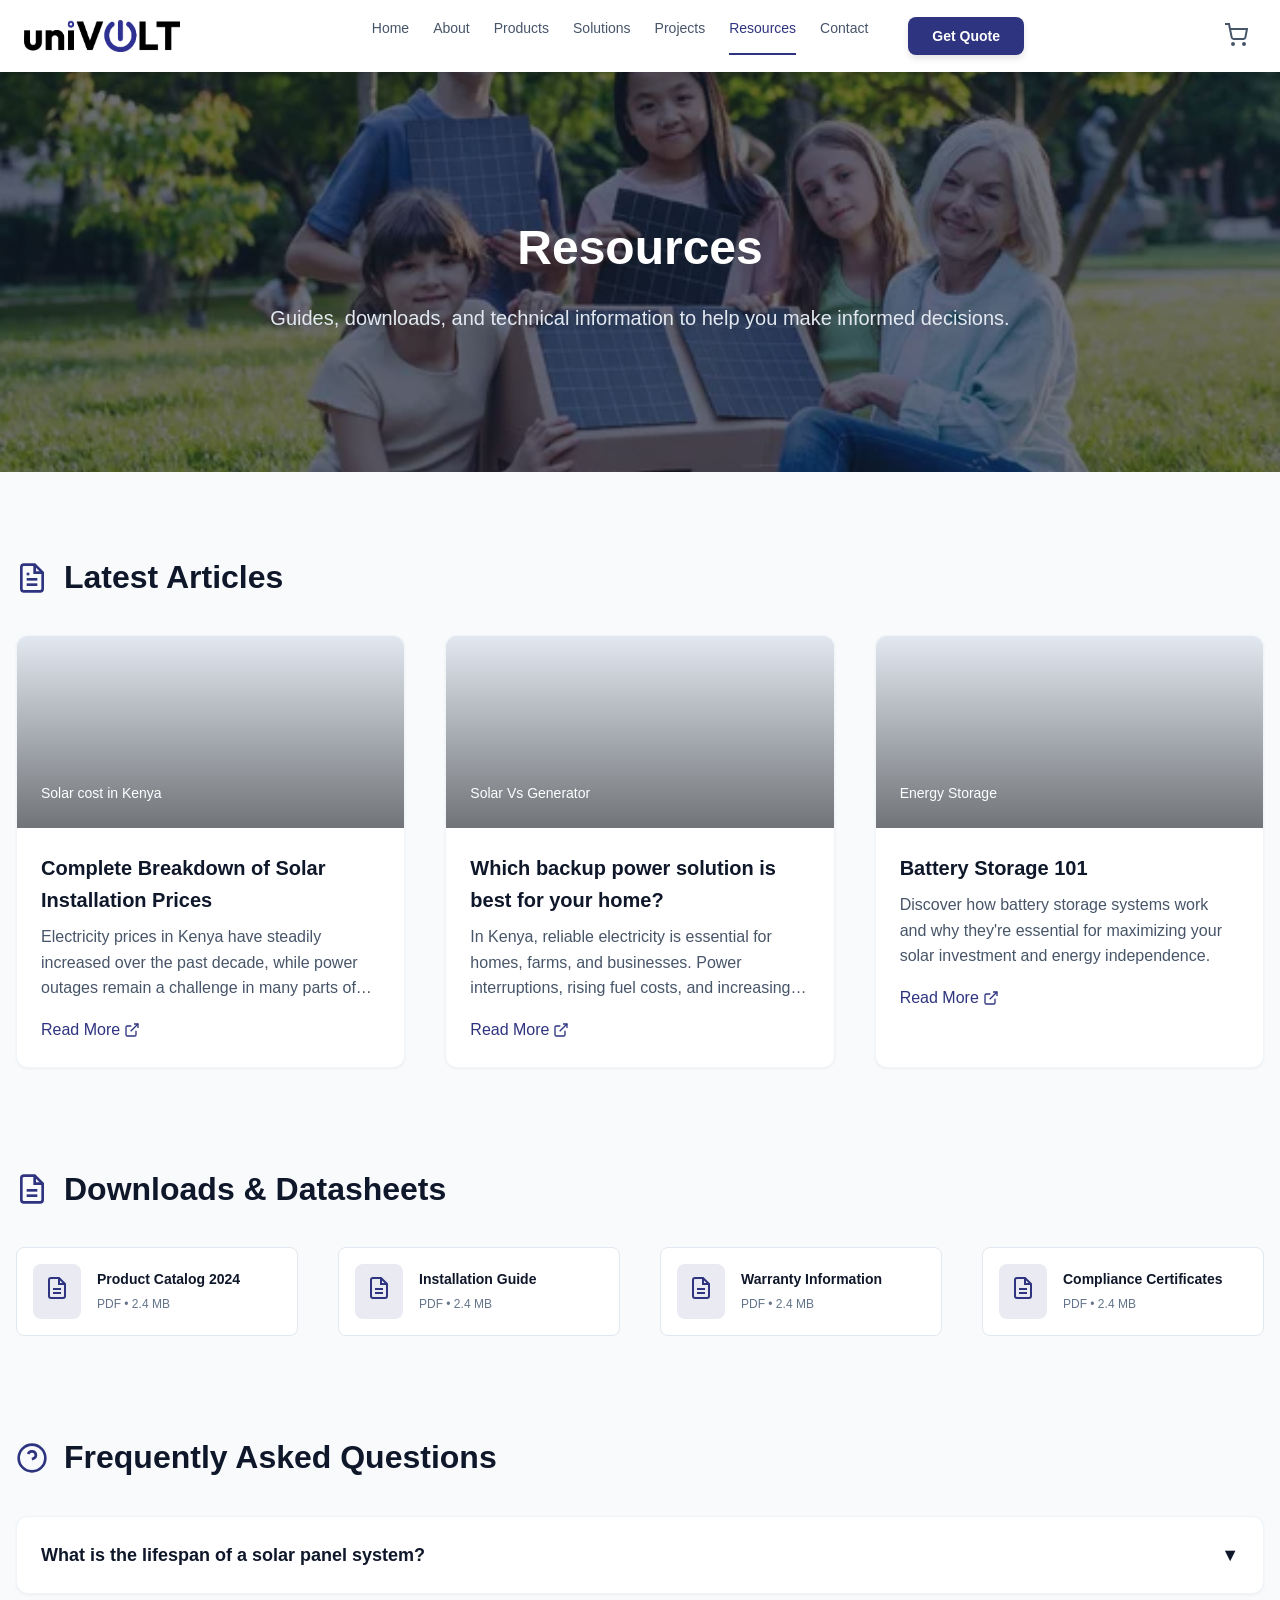
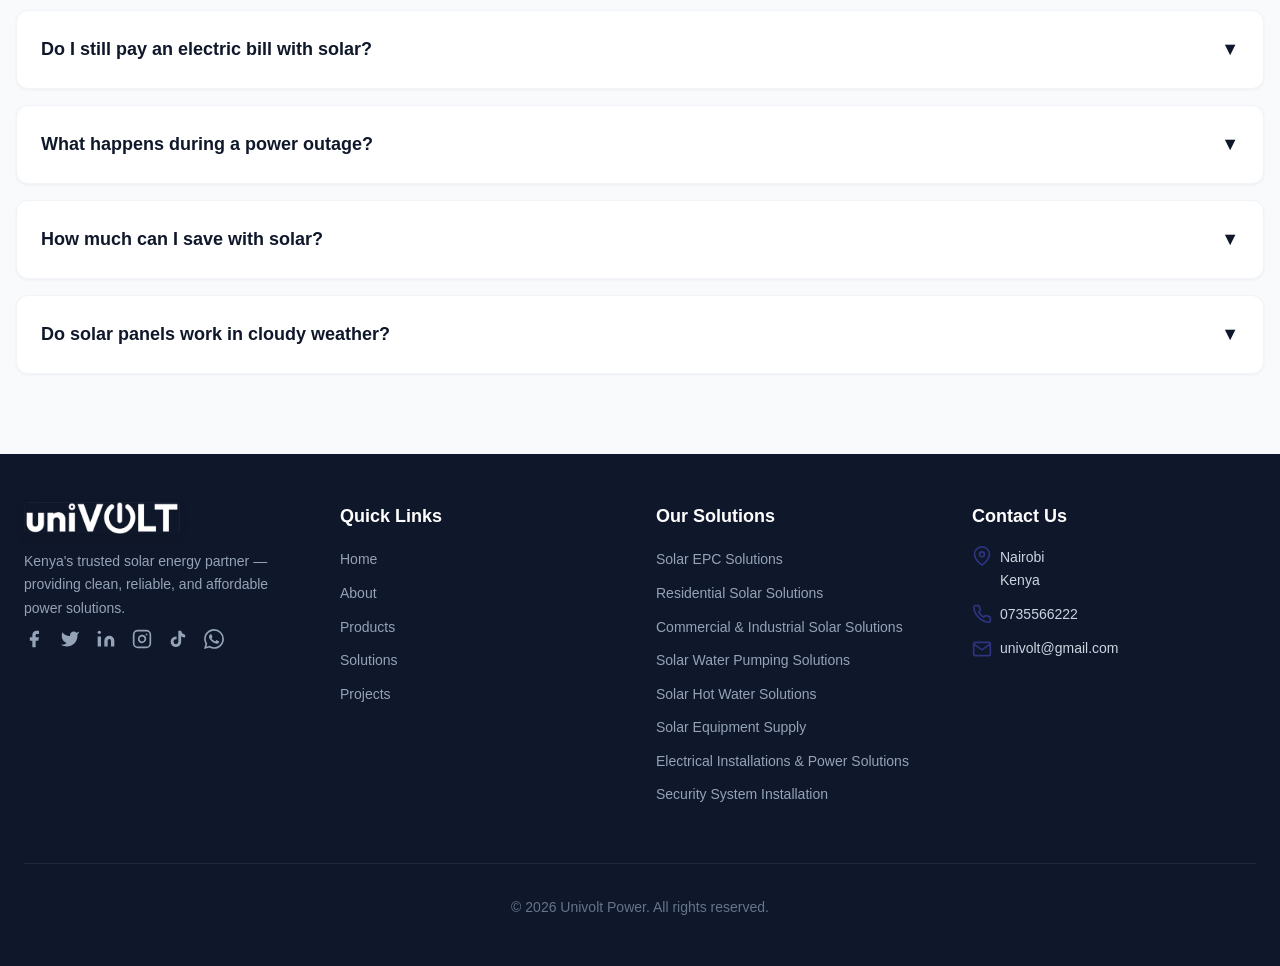
<file: resources.html>
<!DOCTYPE html>
<html lang="en">
<head>
  <meta charset="UTF-8">
  <meta name="viewport" content="width=device-width, initial-scale=1.0">
  <title>Resources - Univolt Power</title>
  <link rel="stylesheet" href="styles.css">
</head>
<body>
  <div class="page-wrapper">
    <!-- Header -->
    <header class="header">
      <div class="header-content">
        <a href="index.html" class="logo" aria-label="Univolt Power Home">
          <img src="logo.png" alt="Univolt Power" class="site-logo" />
        </a>

        <nav class="nav-desktop">
          <a href="index.html" class="nav-link">Home</a>
          <a href="about.html" class="nav-link">About</a>
          <a href="products.html" class="nav-link">Products</a>
          <a href="solutions.html" class="nav-link">Solutions</a>
          <a href="projects.html" class="nav-link">Projects</a>
          <a href="resources.html" class="nav-link">Resources</a>
          <a href="contact.html" class="nav-link">Contact</a>
          <a href="getaquote.html" class="btn btn-primary" style="padding: 0.5rem 1.5rem; font-size: 0.875rem; margin-left: 1rem;">Get Quote</a>
        </nav>

        <div class="header-actions">
          <button class="cart-button" onclick="cart.openCart()">
            <svg width="24" height="24" viewBox="0 0 24 24" fill="none" stroke="currentColor" stroke-width="2">
              <circle cx="9" cy="21" r="1"></circle>
              <circle cx="20" cy="21" r="1"></circle>
              <path d="M1 1h4l2.68 13.39a2 2 0 0 0 2 1.61h9.72a2 2 0 0 0 2-1.61L23 6H6"></path>
            </svg>
            <span id="cart-count" class="cart-count" style="display: none;">0</span>
          </button>

          <button id="mobile-menu-btn" class="mobile-menu-btn" onclick="toggleMobileMenu()">
            <svg width="24" height="24" viewBox="0 0 24 24" fill="none" stroke="currentColor" stroke-width="2">
              <line x1="3" y1="12" x2="21" y2="12"></line>
              <line x1="3" y1="6" x2="21" y2="6"></line>
              <line x1="3" y1="18" x2="21" y2="18"></line>
            </svg>
          </button>
        </div>
      </div>

      <nav id="mobile-menu" class="nav-mobile">
        <a href="index.html" class="nav-link">Home</a>
        <a href="about.html" class="nav-link">About</a>
        <a href="products.html" class="nav-link">Products</a>
        <a href="solutions.html" class="nav-link">Solutions</a>
        <a href="projects.html" class="nav-link">Projects</a>
        <a href="resources.html" class="nav-link">Resources</a>
        <a href="contact.html" class="nav-link">Contact</a>
        <a href="getaquote.html" class="nav-link">Get Quote</a>
      </nav>
    </header>

    <!-- Cart Drawer -->
    <div id="cart-overlay" class="cart-overlay"></div>
    <div id="cart-drawer" class="cart-drawer">
      <div class="cart-header">
        <h2 class="cart-title">
          <svg width="20" height="20" viewBox="0 0 24 24" fill="none" stroke="currentColor" stroke-width="2">
            <circle cx="9" cy="21" r="1"></circle>
            <circle cx="20" cy="21" r="1"></circle>
            <path d="M1 1h4l2.68 13.39a2 2 0 0 0 2 1.61h9.72a2 2 0 0 0 2-1.61L23 6H6"></path>
          </svg>
          Your Cart
        </h2>
        <button class="cart-close" onclick="cart.closeCart()">
          <svg width="24" height="24" viewBox="0 0 24 24" fill="none" stroke="currentColor" stroke-width="2">
            <line x1="18" y1="6" x2="6" y2="18"></line>
            <line x1="6" y1="6" x2="18" y2="18"></line>
          </svg>
        </button>
      </div>

      <div class="cart-items" id="cart-items"></div>

      <div id="cart-empty" class="cart-empty">
        <svg width="48" height="48" viewBox="0 0 24 24" fill="none" stroke="currentColor" stroke-width="2" style="opacity: 0.2; margin: 0 auto 1rem;">
          <circle cx="9" cy="21" r="1"></circle>
          <circle cx="20" cy="21" r="1"></circle>
          <path d="M1 1h4l2.68 13.39a2 2 0 0 0 2 1.61h9.72a2 2 0 0 0 2-1.61L23 6H6"></path>
        </svg>
        <p>Your cart is empty.</p>
        <button style="margin-top: 1rem; color: var(--brand-blue); font-weight: 500;" onclick="cart.closeCart()">
          Start Shopping
        </button>
      </div>

      <div class="cart-footer">
        <div class="cart-total">
          <span class="cart-total-label">Total</span>
          <span id="cart-total" class="cart-total-amount">$0.00</span>
        </div>
        <button id="checkout-btn" class="btn-checkout" onclick="handleCheckout()">Checkout</button>
      </div>
    </div>

    <!-- Toast Notification -->
    <div id="toast" class="toast success">
      <svg class="toast-icon" width="20" height="20" viewBox="0 0 24 24" fill="none" stroke="currentColor" stroke-width="2">
        <path d="M22 11.08V12a10 10 0 1 1-5.93-9.14"></path>
        <polyline points="22 4 12 14.01 9 11.01"></polyline>
      </svg>
      <span id="toast-message" class="toast-message"></span>
    </div>

    <!-- Main Content -->
    <main class="main-content">

      <!-- Page Header -->
      <section class="page-header">
        <div class="page-header-overlay"></div>
        <img src="image/Resources Image 3.jpg" alt="Resources" class="page-header-image">
        <div class="page-header-content">
          <h1>Resources</h1>
          <p>Guides, downloads, and technical information to help you make informed decisions.</p>
        </div>
      </section>

      <!-- Resources Content -->
      <section class="section" style="background: var(--slate-50);">
        <div class="container">

          <!-- ── Latest Articles ── -->
          <div style="margin-bottom: 6rem;">
            <div style="display: flex; align-items: center; margin-bottom: 2rem;">
              <svg width="32" height="32" viewBox="0 0 24 24" fill="none" stroke="currentColor" stroke-width="2" style="color: var(--brand-blue); margin-right: 1rem;">
                <path d="M14 2H6a2 2 0 0 0-2 2v16a2 2 0 0 0 2 2h12a2 2 0 0 0 2-2V8z"></path>
                <polyline points="14 2 14 8 20 8"></polyline>
                <line x1="16" y1="13" x2="8" y2="13"></line>
                <line x1="16" y1="17" x2="8" y2="17"></line>
                <polyline points="10 9 9 9 8 9"></polyline>
              </svg>
              <h2 style="font-size: 2rem; font-weight: bold; color: var(--slate-900);">Latest Articles</h2>
            </div>

            <div class="grid grid-3">

              <!-- Article 1 -->
              <div class="card" style="transition: all 0.2s;">
                <div style="height: 192px; background: var(--slate-200); width: 100%; position: relative;">
                  <div style="position: absolute; inset: 0; background: linear-gradient(to top, rgba(0,0,0,0.5), transparent); display: flex; align-items: flex-end; padding: 1.5rem;">
                    <span style="color: white; font-size: 0.875rem; font-weight: 500;">Solar cost in Kenya</span>
                  </div>
                </div>
                <div style="padding: 1.5rem;">
                  <h3 style="font-size: 1.25rem; font-weight: bold; color: var(--slate-900); margin-bottom: 0.5rem;">Complete Breakdown of Solar Installation Prices</h3>
                  <p style="color: var(--slate-600); margin-bottom: 1rem; display: -webkit-box; -webkit-line-clamp: 3; -webkit-box-orient: vertical; overflow: hidden;">
                    Electricity prices in Kenya have steadily increased over the past decade, while power outages remain a challenge in many parts of the country.
                    As a result, many homeowners, businesses, and farmers are switching to solar energy as a reliable and cost‑effective power solution.
                  </p>
                  <a href="https://docs.google.com/document/d/16oq3dO3Bi9in6PA7FaLsW13WVfl3HID0ELDl-eBR1NM/edit?usp=sharing" target="_blank" style="color: var(--brand-blue); font-weight: 500; display: flex; align-items: center;">
                    Read More
                    <svg width="16" height="16" viewBox="0 0 24 24" fill="none" stroke="currentColor" stroke-width="2" style="margin-left: 0.25rem;">
                      <path d="M18 13v6a2 2 0 0 1-2 2H5a2 2 0 0 1-2-2V8a2 2 0 0 1 2-2h6"></path>
                      <polyline points="15 3 21 3 21 9"></polyline>
                      <line x1="10" y1="14" x2="21" y2="3"></line>
                    </svg>
                  </a>
                </div>
              </div>

              <!-- Article 2 -->
              <div class="card">
                <div style="height: 192px; background: var(--slate-200); width: 100%; position: relative;">
                  <div style="position: absolute; inset: 0; background: linear-gradient(to top, rgba(0,0,0,0.5), transparent); display: flex; align-items: flex-end; padding: 1.5rem;">
                    <span style="color: white; font-size: 0.875rem; font-weight: 500;">Solar Vs Generator</span>
                  </div>
                </div>
                <div style="padding: 1.5rem;">
                  <h3 style="font-size: 1.25rem; font-weight: bold; color: var(--slate-900); margin-bottom: 0.5rem;">Which backup power solution is best for your home?</h3>
                  <p style="color: var(--slate-600); margin-bottom: 1rem; display: -webkit-box; -webkit-line-clamp: 3; -webkit-box-orient: vertical; overflow: hidden;">
                    In Kenya, reliable electricity is essential for homes, farms, and businesses. Power interruptions, rising fuel costs, and increasing electricity demand have led many property owners to search for dependable backup power solutions.
                    Two of the most common options are solar power systems and fuel generators.
                  </p>
                  <a href="https://eu.docworkspace.com/d/sbPash0Ru05LBST1_0pabg5mjwhuzwl2jgt?sa=601.1074" target="_blank" rel="noopener noreferrer" style="color: var(--brand-blue); font-weight: 500; display: flex; align-items: center;">
                    Read More
                    <svg width="16" height="16" viewBox="0 0 24 24" fill="none" stroke="currentColor" stroke-width="2" style="margin-left: 0.25rem;">
                      <path d="M18 13v6a2 2 0 0 1-2 2H5a2 2 0 0 1-2-2V8a2 2 0 0 1 2-2h6"></path>
                      <polyline points="15 3 21 3 21 9"></polyline>
                      <line x1="10" y1="14" x2="21" y2="3"></line>
                    </svg>
                  </a>
                </div>
              </div>

              <!-- Article 3 -->
              <div class="card">
                <div style="height: 192px; background: var(--slate-200); width: 100%; position: relative;">
                  <div style="position: absolute; inset: 0; background: linear-gradient(to top, rgba(0,0,0,0.5), transparent); display: flex; align-items: flex-end; padding: 1.5rem;">
                    <span style="color: white; font-size: 0.875rem; font-weight: 500;">Energy Storage</span>
                  </div>
                </div>
                <div style="padding: 1.5rem;">
                  <h3 style="font-size: 1.25rem; font-weight: bold; color: var(--slate-900); margin-bottom: 0.5rem;">Battery Storage 101</h3>
                  <p style="color: var(--slate-600); margin-bottom: 1rem; display: -webkit-box; -webkit-line-clamp: 3; -webkit-box-orient: vertical; overflow: hidden;">
                    Discover how battery storage systems work and why they're essential for maximizing your solar investment and energy independence.
                  </p>
                  <a href="javascript:void(0)" style="color: var(--brand-blue); font-weight: 500; display: flex; align-items: center;">
                    Read More
                    <svg width="16" height="16" viewBox="0 0 24 24" fill="none" stroke="currentColor" stroke-width="2" style="margin-left: 0.25rem;">
                      <path d="M18 13v6a2 2 0 0 1-2 2H5a2 2 0 0 1-2-2V8a2 2 0 0 1 2-2h6"></path>
                      <polyline points="15 3 21 3 21 9"></polyline>
                      <line x1="10" y1="14" x2="21" y2="3"></line>
                    </svg>
                  </a>
                </div>
              </div>

            </div><!-- /grid grid-3 -->
          </div><!-- /Latest Articles -->

          <!-- ── Downloads & Datasheets ── -->
          <div style="margin-bottom: 6rem;">
            <div style="display: flex; align-items: center; margin-bottom: 2rem;">
              <svg width="32" height="32" viewBox="0 0 24 24" fill="none" stroke="currentColor" stroke-width="2" style="color: var(--brand-blue); margin-right: 1rem;">
                <path d="M14 2H6a2 2 0 0 0-2 2v16a2 2 0 0 0 2 2h12a2 2 0 0 0 2-2V8z"></path>
                <polyline points="14 2 14 8 20 8"></polyline>
                <line x1="16" y1="13" x2="8" y2="13"></line>
                <line x1="16" y1="17" x2="8" y2="17"></line>
              </svg>
              <h2 style="font-size: 2rem; font-weight: bold; color: var(--slate-900);">Downloads &amp; Datasheets</h2>
            </div>

            <div class="grid grid-4">

              <!-- Download 1 -->
              <div style="display: flex; align-items: center; padding: 1rem; background: white; border-radius: 0.5rem; border: 1px solid var(--slate-200); cursor: pointer; transition: background 0.2s;">
                <div style="background: rgba(46, 52, 127, 0.1); padding: 0.75rem; border-radius: 0.5rem; margin-right: 1rem;">
                  <svg width="24" height="24" viewBox="0 0 24 24" fill="none" stroke="currentColor" stroke-width="2" style="color: var(--brand-blue);">
                    <path d="M14 2H6a2 2 0 0 0-2 2v16a2 2 0 0 0 2 2h12a2 2 0 0 0 2-2V8z"></path>
                    <polyline points="14 2 14 8 20 8"></polyline>
                    <line x1="16" y1="13" x2="8" y2="13"></line>
                    <line x1="16" y1="17" x2="8" y2="17"></line>
                  </svg>
                </div>
                <div>
                  <h4 style="font-weight: 600; color: var(--slate-900); font-size: 0.875rem;">Product Catalog 2024</h4>
                  <span style="font-size: 0.75rem; color: var(--slate-500); text-transform: uppercase;">PDF • 2.4 MB</span>
                </div>
              </div>

              <!-- Download 2 -->
              <div style="display: flex; align-items: center; padding: 1rem; background: white; border-radius: 0.5rem; border: 1px solid var(--slate-200); cursor: pointer; transition: background 0.2s;">
                <div style="background: rgba(46, 52, 127, 0.1); padding: 0.75rem; border-radius: 0.5rem; margin-right: 1rem;">
                  <svg width="24" height="24" viewBox="0 0 24 24" fill="none" stroke="currentColor" stroke-width="2" style="color: var(--brand-blue);">
                    <path d="M14 2H6a2 2 0 0 0-2 2v16a2 2 0 0 0 2 2h12a2 2 0 0 0 2-2V8z"></path>
                    <polyline points="14 2 14 8 20 8"></polyline>
                    <line x1="16" y1="13" x2="8" y2="13"></line>
                    <line x1="16" y1="17" x2="8" y2="17"></line>
                  </svg>
                </div>
                <div>
                  <h4 style="font-weight: 600; color: var(--slate-900); font-size: 0.875rem;">Installation Guide</h4>
                  <span style="font-size: 0.75rem; color: var(--slate-500); text-transform: uppercase;">PDF • 2.4 MB</span>
                </div>
              </div>

              <!-- Download 3 -->
              <div style="display: flex; align-items: center; padding: 1rem; background: white; border-radius: 0.5rem; border: 1px solid var(--slate-200); cursor: pointer; transition: background 0.2s;">
                <div style="background: rgba(46, 52, 127, 0.1); padding: 0.75rem; border-radius: 0.5rem; margin-right: 1rem;">
                  <svg width="24" height="24" viewBox="0 0 24 24" fill="none" stroke="currentColor" stroke-width="2" style="color: var(--brand-blue);">
                    <path d="M14 2H6a2 2 0 0 0-2 2v16a2 2 0 0 0 2 2h12a2 2 0 0 0 2-2V8z"></path>
                    <polyline points="14 2 14 8 20 8"></polyline>
                    <line x1="16" y1="13" x2="8" y2="13"></line>
                    <line x1="16" y1="17" x2="8" y2="17"></line>
                  </svg>
                </div>
                <div>
                  <h4 style="font-weight: 600; color: var(--slate-900); font-size: 0.875rem;">Warranty Information</h4>
                  <span style="font-size: 0.75rem; color: var(--slate-500); text-transform: uppercase;">PDF • 2.4 MB</span>
                </div>
              </div>

              <!-- Download 4 -->
              <div style="display: flex; align-items: center; padding: 1rem; background: white; border-radius: 0.5rem; border: 1px solid var(--slate-200); cursor: pointer; transition: background 0.2s;">
                <div style="background: rgba(46, 52, 127, 0.1); padding: 0.75rem; border-radius: 0.5rem; margin-right: 1rem;">
                  <svg width="24" height="24" viewBox="0 0 24 24" fill="none" stroke="currentColor" stroke-width="2" style="color: var(--brand-blue);">
                    <path d="M14 2H6a2 2 0 0 0-2 2v16a2 2 0 0 0 2 2h12a2 2 0 0 0 2-2V8z"></path>
                    <polyline points="14 2 14 8 20 8"></polyline>
                    <line x1="16" y1="13" x2="8" y2="13"></line>
                    <line x1="16" y1="17" x2="8" y2="17"></line>
                  </svg>
                </div>
                <div>
                  <h4 style="font-weight: 600; color: var(--slate-900); font-size: 0.875rem;">Compliance Certificates</h4>
                  <span style="font-size: 0.75rem; color: var(--slate-500); text-transform: uppercase;">PDF • 2.4 MB</span>
                </div>
              </div>

            </div><!-- /grid grid-4 -->
          </div><!-- /Downloads -->

          <!-- ── FAQs ── -->
          <div>
            <div style="display: flex; align-items: center; margin-bottom: 2rem;">
              <svg width="32" height="32" viewBox="0 0 24 24" fill="none" stroke="currentColor" stroke-width="2" style="color: var(--brand-blue); margin-right: 1rem;">
                <circle cx="12" cy="12" r="10"></circle>
                <path d="M9.09 9a3 3 0 0 1 5.83 1c0 2-3 3-3 3"></path>
                <line x1="12" y1="17" x2="12.01" y2="17"></line>
              </svg>
              <h2 style="font-size: 2rem; font-weight: bold; color: var(--slate-900);">Frequently Asked Questions</h2>
            </div>

            <div style="display: flex; flex-direction: column; gap: 1rem;">

              <!-- FAQ 1 -->
              <details class="card" style="padding: 1.5rem; cursor: pointer;">
                <summary style="font-weight: bold; color: var(--slate-900); font-size: 1.125rem; list-style: none; display: flex; justify-content: space-between; align-items: center;">
                  What is the lifespan of a solar panel system?
                  <span style="transition: transform 0.3s;">▼</span>
                </summary>
                <p style="margin-top: 1rem; color: var(--slate-600); line-height: 1.7; border-top: 1px solid var(--slate-100); padding-top: 1rem;">
                  Most solar panel systems are designed to last 25–30 years with minimal degradation in performance. High-quality panels like those we install typically maintain over 80% of their original output after 25 years.
                </p>
              </details>

              <!-- FAQ 2 -->
              <details class="card" style="padding: 1.5rem; cursor: pointer;">
                <summary style="font-weight: bold; color: var(--slate-900); font-size: 1.125rem; list-style: none; display: flex; justify-content: space-between; align-items: center;">
                  Do I still pay an electric bill with solar?
                  <span style="transition: transform 0.3s;">▼</span>
                </summary>
                <p style="margin-top: 1rem; color: var(--slate-600); line-height: 1.7; border-top: 1px solid var(--slate-100); padding-top: 1rem;">
                  It depends on your system size and local utility policies. While you may still have a small connection fee, many customers eliminate their usage charges completely. With net metering, excess energy you generate can even earn credits.
                </p>
              </details>

              <!-- FAQ 3 -->
              <details class="card" style="padding: 1.5rem; cursor: pointer;">
                <summary style="font-weight: bold; color: var(--slate-900); font-size: 1.125rem; list-style: none; display: flex; justify-content: space-between; align-items: center;">
                  What happens during a power outage?
                  <span style="transition: transform 0.3s;">▼</span>
                </summary>
                <p style="margin-top: 1rem; color: var(--slate-600); line-height: 1.7; border-top: 1px solid var(--slate-100); padding-top: 1rem;">
                  Standard grid-tied solar systems will shut down for safety during outages. However, if you have battery storage, you can continue to power essential loads. This is why we recommend our hybrid systems with backup batteries.
                </p>
              </details>

              <!-- FAQ 4 -->
              <details class="card" style="padding: 1.5rem; cursor: pointer;">
                <summary style="font-weight: bold; color: var(--slate-900); font-size: 1.125rem; list-style: none; display: flex; justify-content: space-between; align-items: center;">
                  How much can I save with solar?
                  <span style="transition: transform 0.3s;">▼</span>
                </summary>
                <p style="margin-top: 1rem; color: var(--slate-600); line-height: 1.7; border-top: 1px solid var(--slate-100); padding-top: 1rem;">
                  Savings vary based on your location, energy consumption, and system size. On average, homeowners save significantly over 25 years. Commercial installations see even greater returns due to higher energy usage and tax incentives.
                </p>
              </details>

              <!-- FAQ 5 -->
              <details class="card" style="padding: 1.5rem; cursor: pointer;">
                <summary style="font-weight: bold; color: var(--slate-900); font-size: 1.125rem; list-style: none; display: flex; justify-content: space-between; align-items: center;">
                  Do solar panels work in cloudy weather?
                  <span style="transition: transform 0.3s;">▼</span>
                </summary>
                <p style="margin-top: 1rem; color: var(--slate-600); line-height: 1.7; border-top: 1px solid var(--slate-100); padding-top: 1rem;">
                  Yes! Solar panels still generate electricity on cloudy days, though at reduced efficiency. Modern panels are designed to capture diffuse light. Kenya's equatorial climate means excellent solar irradiance even on overcast days.
                </p>
              </details>

            </div><!-- /FAQ list -->
          </div><!-- /FAQs -->

        </div><!-- /container -->
      </section>

    </main>

    <!-- Footer -->
    <footer class="footer">
      <div class="footer-content">
        <div class="footer-grid">

          <div class="footer-section">
            <!-- UPDATED: Logo image replaces "Univolt Power" text -->
            <a href="index.html" class="logo" aria-label="Univolt Power Home">
              <img src="im6.jpeg" alt="Univolt Power" class="site-logo" style="border-radius: 0.25rem; box-shadow: 0 4px 8px rgba(0,0,0,0.1);" />
            </a>
            <p style="font-size: 0.875rem; line-height: 1.7; color: var(--slate-400); margin-top: 1rem;">
              Kenya's trusted solar energy partner — providing clean, reliable, and affordable power solutions.
            </p>
            <div class="social-links">
              <a href="https://www.facebook.com/UnivoltPower/" target="_blank" rel="noopener noreferrer" aria-label="Facebook"><svg width="20" height="20" viewBox="0 0 24 24" fill="currentColor"><path d="M18 2h-3a5 5 0 0 0-5 5v3H7v4h3v8h4v-8h3l1-4h-4V7a1 1 0 0 1 1-1h3z"></path></svg></a>
              <a href="https://x.com/univoltpower" target="_blank" rel="noopener noreferrer" aria-label="X (Twitter)"><svg width="20" height="20" viewBox="0 0 24 24" fill="currentColor"><path d="M23 3a10.9 10.9 0 0 1-3.14 1.53 4.48 4.48 0 0 0-7.86 3v1A10.66 10.66 0 0 1 3 4s-4 9 5 13a11.64 11.64 0 0 1-7 2c9 5 20 0 20-11.5a4.5 4.5 0 0 0-.08-.83A7.72 7.72 0 0 0 23 3z"></path></svg></a>
              <a href="https://www.linkedin.com/company/univolt-power-ltd" target="_blank" rel="noopener noreferrer" aria-label="LinkedIn"><svg width="20" height="20" viewBox="0 0 24 24" fill="currentColor"><path d="M16 8a6 6 0 0 1 6 6v7h-4v-7a2 2 0 0 0-2-2 2 2 0 0 0-2 2v7h-4v-7a6 6 0 0 1 6-6z"></path><rect x="2" y="9" width="4" height="12"></rect><circle cx="4" cy="4" r="2"></circle></svg></a>
              <a href="https://www.instagram.com/univoltpower" target="_blank" rel="noopener noreferrer" aria-label="Instagram"><svg width="20" height="20" viewBox="0 0 24 24" fill="none" stroke="currentColor" stroke-width="2" stroke-linecap="round" stroke-linejoin="round"><rect x="2" y="2" width="20" height="20" rx="5" ry="5"></rect><path d="M16 11.37A4 4 0 1 1 12.63 8 4 4 0 0 1 16 11.37z"></path><line x1="17.5" y1="6.5" x2="17.51" y2="6.5"></line></svg></a>
              <a href="https://www.tiktok.com/@univoltpower" target="_blank" rel="noopener noreferrer" aria-label="TikTok"><svg width="20" height="20" viewBox="0 0 24 24" fill="currentColor"><path d="M19.59 6.69a4.83 4.83 0 0 1-3.77-4.25V2h-3.45v13.67a2.89 2.89 0 0 1-2.88 2.5 2.89 2.89 0 0 1-2.89-2.89 2.89 2.89 0 0 1 2.89-2.89c.28 0 .54.04.79.1V9.01a6.32 6.32 0 0 0-.79-.05 6.34 6.34 0 0 0-6.34 6.34 6.34 6.34 0 0 0 6.34 6.34 6.34 6.34 0 0 0 6.33-6.34V8.69a8.18 8.18 0 0 0 4.78 1.52V6.76a4.85 4.85 0 0 1-1.01-.07z"></path></svg></a>
              <a href="https://wa.me/254708345963" target="_blank" rel="noopener noreferrer" aria-label="WhatsApp"><svg width="20" height="20" viewBox="0 0 24 24" fill="currentColor"><path d="M17.472 14.382c-.297-.149-1.758-.867-2.03-.967-.273-.099-.471-.148-.67.15-.197.297-.767.966-.94 1.164-.173.199-.347.223-.644.075-.297-.15-1.255-.463-2.39-1.475-.883-.788-1.48-1.761-1.653-2.059-.173-.297-.018-.458.13-.606.134-.133.298-.347.446-.52.149-.174.198-.298.298-.497.099-.198.05-.371-.025-.52-.075-.149-.669-1.612-.916-2.207-.242-.579-.487-.5-.669-.51-.173-.008-.371-.01-.57-.01-.198 0-.52.074-.792.372-.272.297-1.04 1.016-1.04 2.479 0 1.462 1.065 2.875 1.213 3.074.149.198 2.096 3.2 5.077 4.487.709.306 1.262.489 1.694.625.712.227 1.36.195 1.871.118.571-.085 1.758-.719 2.006-1.413.248-.694.248-1.289.173-1.413-.074-.124-.272-.198-.57-.347m-5.421 7.403h-.004a9.87 9.87 0 0 1-5.031-1.378l-.361-.214-3.741.982.998-3.648-.235-.374a9.86 9.86 0 0 1-1.51-5.26c.001-5.45 4.436-9.884 9.888-9.884 2.64 0 5.122 1.03 6.988 2.898a9.825 9.825 0 0 1 2.893 6.994c-.003 5.45-4.437 9.884-9.885 9.884m8.413-18.297A11.815 11.815 0 0 0 12.05 0C5.495 0 .16 5.335.157 11.892c0 2.096.547 4.142 1.588 5.945L.057 24l6.305-1.654a11.882 11.882 0 0 0 5.683 1.448h.005c6.554 0 11.89-5.335 11.893-11.893a11.821 11.821 0 0 0-3.48-8.413z"></path></svg></a>
            </div>
          </div>

          <div class="footer-section">
            <h3>Quick Links</h3>
            <ul>
              <li><a href="index.html">Home</a></li>
              <li><a href="about.html">About</a></li>
              <li><a href="products.html">Products</a></li>
              <li><a href="solutions.html">Solutions</a></li>
              <li><a href="projects.html">Projects</a></li>
            </ul>
          </div>

          <div class="footer-section">
            <h3>Our Solutions</h3>
            <ul>
              <li><a href="solutions.html">Solar EPC Solutions</a></li>
              <li><a href="solutions.html">Residential Solar Solutions</a></li>
              <li><a href="solutions.html">Commercial &amp; Industrial Solar Solutions</a></li>
              <li><a href="solutions.html">Solar Water Pumping Solutions</a></li>
              <li><a href="solutions.html">Solar Hot Water Solutions</a></li>
              <li><a href="solutions.html">Solar Equipment Supply</a></li>
              <li><a href="solutions.html">Electrical Installations &amp; Power Solutions</a></li>
              <li><a href="solutions.html">Security System Installation</a></li>
            </ul>
          </div>

          <div class="footer-section">
            <h3>Contact Us</h3>
            <ul style="font-size: 0.875rem;">
              <li style="display: flex; align-items: start; margin-bottom: 0.75rem;">
                <svg width="20" height="20" viewBox="0 0 24 24" fill="none" stroke="currentColor" stroke-width="2" style="color: var(--brand-blue); margin-right: 0.5rem; flex-shrink: 0;">
                  <path d="M21 10c0 7-9 13-9 13s-9-6-9-13a9 9 0 0 1 18 0z"></path>
                  <circle cx="12" cy="10" r="3"></circle>
                </svg>
                <span>Nairobi<br>Kenya</span>
              </li>
              <li style="display: flex; align-items: center; margin-bottom: 0.75rem;">
                <svg width="20" height="20" viewBox="0 0 24 24" fill="none" stroke="currentColor" stroke-width="2" style="color: var(--brand-blue); margin-right: 0.5rem;">
                  <path d="M22 16.92v3a2 2 0 0 1-2.18 2 19.79 19.79 0 0 1-8.63-3.07 19.5 19.5 0 0 1-6-6 19.79 19.79 0 0 1-3.07-8.67A2 2 0 0 1 4.11 2h3a2 2 0 0 1 2 1.72 12.84 12.84 0 0 0 .7 2.81 2 2 0 0 1-.45 2.11L8.09 9.91a16 16 0 0 0 6 6l1.27-1.27a2 2 0 0 1 2.11-.45 12.84 12.84 0 0 0 2.81.7A2 2 0 0 1 22 16.92z"></path>
                </svg>
                <span>0735566222</span>
              </li>
              <li style="display: flex; align-items: center;">
                <svg width="20" height="20" viewBox="0 0 24 24" fill="none" stroke="currentColor" stroke-width="2" style="color: var(--brand-blue); margin-right: 0.5rem;">
                  <path d="M4 4h16c1.1 0 2 .9 2 2v12c0 1.1-.9 2-2 2H4c-1.1 0-2-.9-2-2V6c0-1.1.9-2 2-2z"></path>
                  <polyline points="22,6 12,13 2,6"></polyline>
                </svg>
                <!-- UPDATED: Replaced obfuscated email with univolt@gmail.com -->
                <span><a href="mailto:univolt@gmail.com" style="color: inherit;">univolt@gmail.com</a></span>
              </li>
            </ul>
          </div>

        </div><!-- /footer-grid -->

        <div class="footer-bottom">
          <p>&copy; 2026 Univolt Power. All rights reserved.</p>
        </div>
      </div>
    </footer>
  </div>

  <script src="script.js"></script>
</body>
</html>
</file>
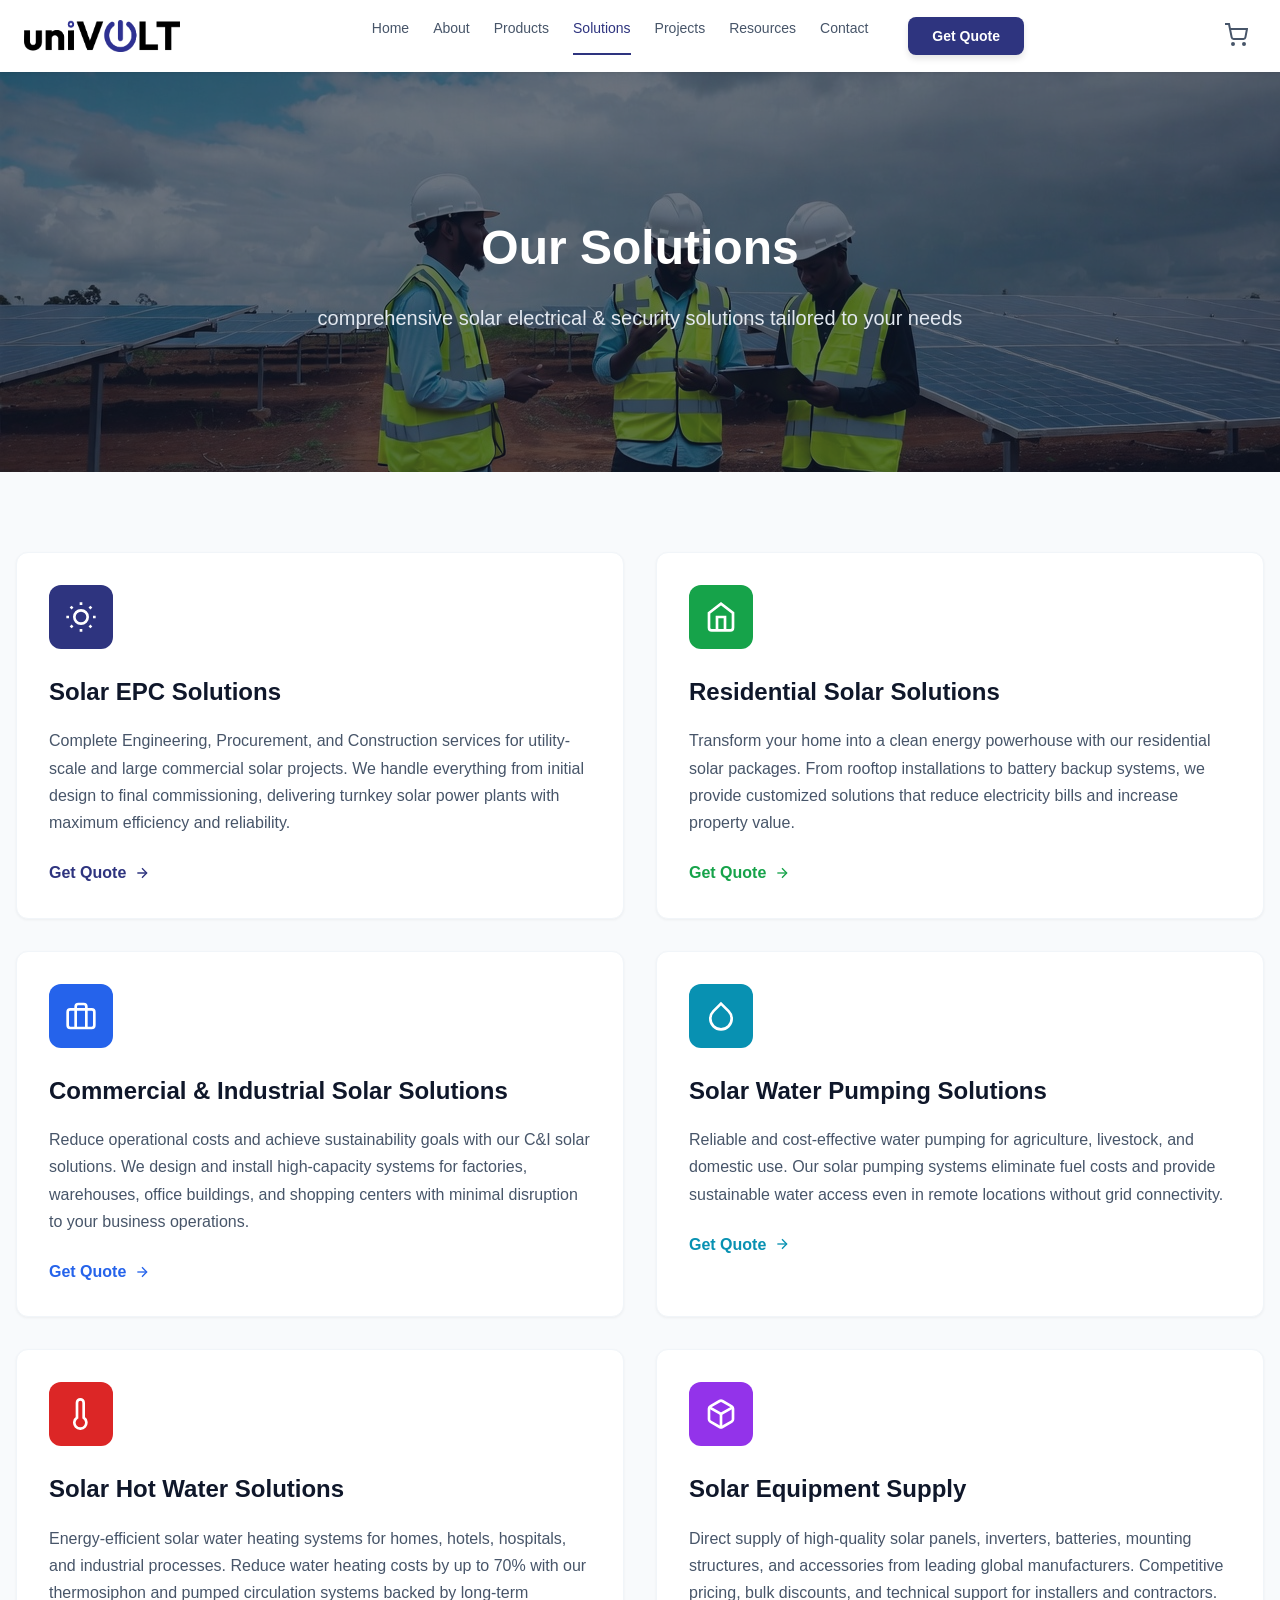
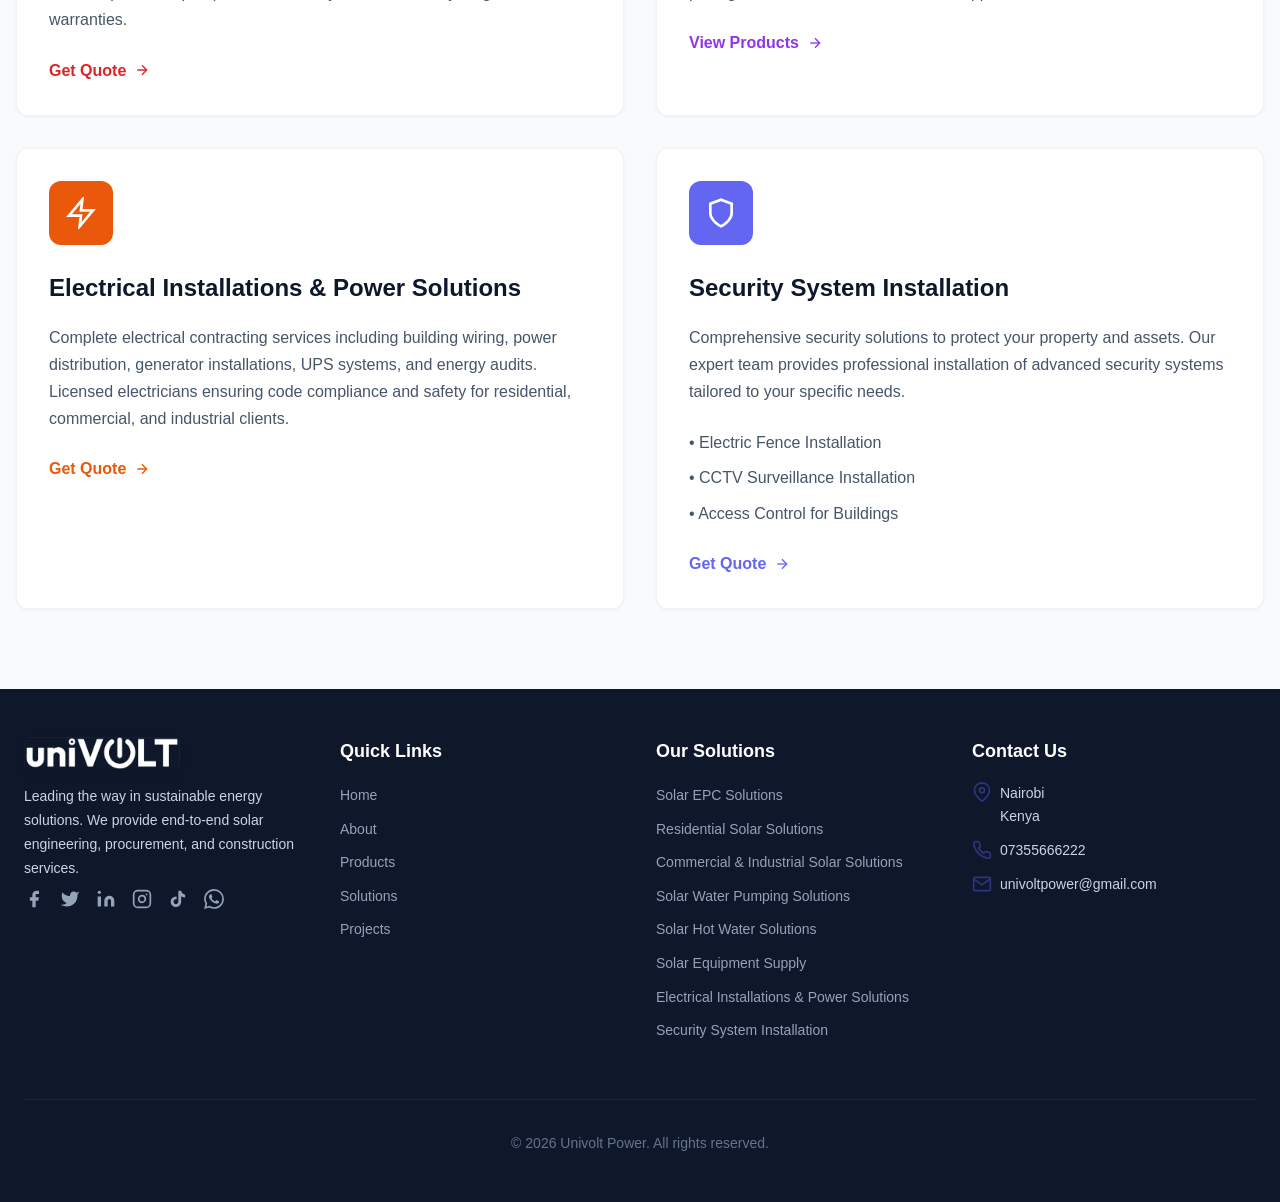
<file: solutions.html>
<!DOCTYPE html>
<html lang="en">
<head>
  <meta charset="UTF-8">
  <meta name="viewport" content="width=device-width, initial-scale=1.0">
  <title>Solutions - Univolt Power</title>
  <link rel="stylesheet" href="styles.css">
</head>
<body>
  <div class="page-wrapper">
    <!-- Header -->
    <header class="header">
      <div class="header-content">
        <a href="index.html" class="logo" aria-label="Univolt Power Home">
          <img src="logo.png" alt="Univolt Power" class="site-logo" />
        </a>

        <nav class="nav-desktop">
          <a href="index.html" class="nav-link">Home</a>
          <a href="about.html" class="nav-link">About</a>
          <a href="products.html" class="nav-link">Products</a>
          <a href="solutions.html" class="nav-link">Solutions</a>
          <a href="projects.html" class="nav-link">Projects</a>
          <a href="resources.html" class="nav-link">Resources</a>
          <a href="contact.html" class="nav-link">Contact</a>
          <a href="getaquote.html" class="btn btn-primary" style="padding: 0.5rem 1.5rem; font-size: 0.875rem; margin-left: 1rem;">Get Quote</a>
        </nav>

        <div class="header-actions">
          <button class="cart-button" onclick="cart.openCart()">
            <svg width="24" height="24" viewBox="0 0 24 24" fill="none" stroke="currentColor" stroke-width="2">
              <circle cx="9" cy="21" r="1"></circle>
              <circle cx="20" cy="21" r="1"></circle>
              <path d="M1 1h4l2.68 13.39a2 2 0 0 0 2 1.61h9.72a2 2 0 0 0 2-1.61L23 6H6"></path>
            </svg>
            <span id="cart-count" class="cart-count" style="display: none;">0</span>
          </button>
          
          <button id="mobile-menu-btn" class="mobile-menu-btn" onclick="toggleMobileMenu()">
            <svg width="24" height="24" viewBox="0 0 24 24" fill="none" stroke="currentColor" stroke-width="2">
              <line x1="3" y1="12" x2="21" y2="12"></line>
              <line x1="3" y1="6" x2="21" y2="6"></line>
              <line x1="3" y1="18" x2="21" y2="18"></line>
            </svg>
          </button>
        </div>
      </div>

      <nav id="mobile-menu" class="nav-mobile">
        <a href="index.html" class="nav-link">Home</a>
        <a href="about.html" class="nav-link">About</a>
        <a href="products.html" class="nav-link">Products</a>
        <a href="solutions.html" class="nav-link">Solutions</a>
        <a href="projects.html" class="nav-link">Projects</a>
        <a href="resources.html" class="nav-link">Resources</a>
        <a href="contact.html" class="nav-link">Contact</a>
        <a href="getaquote.html" class="nav-link">Get Quote</a>
      </nav>
    </header>

    <!-- Cart Drawer -->
    <div id="cart-overlay" class="cart-overlay"></div>
    <div id="cart-drawer" class="cart-drawer">
      <div class="cart-header">
        <h2 class="cart-title">
          <svg width="20" height="20" viewBox="0 0 24 24" fill="none" stroke="currentColor" stroke-width="2">
            <circle cx="9" cy="21" r="1"></circle>
            <circle cx="20" cy="21" r="1"></circle>
            <path d="M1 1h4l2.68 13.39a2 2 0 0 0 2 1.61h9.72a2 2 0 0 0 2-1.61L23 6H6"></path>
          </svg>
          Your Cart
        </h2>
        <button class="cart-close" onclick="cart.closeCart()">
          <svg width="24" height="24" viewBox="0 0 24 24" fill="none" stroke="currentColor" stroke-width="2">
            <line x1="18" y1="6" x2="6" y2="18"></line>
            <line x1="6" y1="6" x2="18" y2="18"></line>
          </svg>
        </button>
      </div>
      
      <div class="cart-items" id="cart-items"></div>
      
      <div id="cart-empty" class="cart-empty">
        <svg width="48" height="48" viewBox="0 0 24 24" fill="none" stroke="currentColor" stroke-width="2" style="opacity: 0.2; margin: 0 auto 1rem;">
          <circle cx="9" cy="21" r="1"></circle>
          <circle cx="20" cy="21" r="1"></circle>
          <path d="M1 1h4l2.68 13.39a2 2 0 0 0 2 1.61h9.72a2 2 0 0 0 2-1.61L23 6H6"></path>
        </svg>
        <p>Your cart is empty.</p>
        <button style="margin-top: 1rem; color: var(--brand-blue); font-weight: 500;" onclick="cart.closeCart()">
          Start Shopping
        </button>
      </div>
      
      <div class="cart-footer">
        <div class="cart-total">
          <span class="cart-total-label">Total</span>
          <span id="cart-total" class="cart-total-amount">$0.00</span>
        </div>
        <button id="checkout-btn" class="btn-checkout" onclick="handleCheckout()">Checkout</button>
      </div>
    </div>

    <!-- Toast Notification -->
    <div id="toast" class="toast success">
      <svg class="toast-icon" width="20" height="20" viewBox="0 0 24 24" fill="none" stroke="currentColor" stroke-width="2">
        <path d="M22 11.08V12a10 10 0 1 1-5.93-9.14"></path>
        <polyline points="22 4 12 14.01 9 11.01"></polyline>
      </svg>
      <span id="toast-message" class="toast-message"></span>
    </div>

    <!-- Main Content -->
    <main class="main-content">
      <!-- Page Header -->
      <section class="page-header">
        <div class="page-header-overlay"></div>
        <img src="image/Solutions Image 2.jpg" alt="Solar Solutions" class="page-header-image">
        <div class="page-header-content">
          <h1>Our Solutions</h1>
          <p>comprehensive solar electrical & security solutions tailored to your needs</p>
        </div>
      </section>

      <!-- Solutions Grid -->
      <section class="section" style="background: var(--slate-50);">
        <div class="container">
          <div class="grid grid-2" style="gap: 2rem;">
            
            <!-- Solution 1: Solar EPC -->
            <div class="card" style="padding: 2rem; transition: all 0.3s; cursor: pointer;" onclick="window.location.href='getaquote.html'">
              <div style="background: var(--brand-blue); width: 64px; height: 64px; border-radius: 0.75rem; display: flex; align-items: center; justify-content: center; margin-bottom: 1.5rem;">
                <svg width="32" height="32" viewBox="0 0 24 24" fill="none" stroke="white" stroke-width="2">
                  <circle cx="12" cy="12" r="5"></circle>
                  <line x1="12" y1="1" x2="12" y2="3"></line>
                  <line x1="12" y1="21" x2="12" y2="23"></line>
                  <line x1="4.22" y1="4.22" x2="5.64" y2="5.64"></line>
                  <line x1="18.36" y1="18.36" x2="19.78" y2="19.78"></line>
                  <line x1="1" y1="12" x2="3" y2="12"></line>
                  <line x1="21" y1="12" x2="23" y2="12"></line>
                  <line x1="4.22" y1="19.78" x2="5.64" y2="18.36"></line>
                  <line x1="18.36" y1="5.64" x2="19.78" y2="4.22"></line>
                </svg>
              </div>
              <h3 style="font-size: 1.5rem; font-weight: bold; color: var(--slate-900); margin-bottom: 1rem;">Solar EPC Solutions</h3>
              <p style="color: var(--slate-600); line-height: 1.7; margin-bottom: 1.5rem;">
                Complete Engineering, Procurement, and Construction services for utility-scale and large commercial solar projects. We handle everything from initial design to final commissioning, delivering turnkey solar power plants with maximum efficiency and reliability.
              </p>
              <a href="getaquote.html" style="color: var(--brand-blue); font-weight: 600; display: inline-flex; align-items: center;">
                Get Quote 
                <svg width="16" height="16" viewBox="0 0 24 24" fill="none" stroke="currentColor" stroke-width="2" style="margin-left: 0.5rem;">
                  <line x1="5" y1="12" x2="19" y2="12"></line>
                  <polyline points="12 5 19 12 12 19"></polyline>
                </svg>
              </a>
            </div>

            <!-- Solution 2: Residential Solar -->
            <div class="card" style="padding: 2rem; transition: all 0.3s; cursor: pointer;" onclick="window.location.href='getaquote.html'">
              <div style="background: #16a34a; width: 64px; height: 64px; border-radius: 0.75rem; display: flex; align-items: center; justify-content: center; margin-bottom: 1.5rem;">
                <svg width="32" height="32" viewBox="0 0 24 24" fill="none" stroke="white" stroke-width="2">
                  <path d="M3 9l9-7 9 7v11a2 2 0 0 1-2 2H5a2 2 0 0 1-2-2z"></path>
                  <polyline points="9 22 9 12 15 12 15 22"></polyline>
                </svg>
              </div>
              <h3 style="font-size: 1.5rem; font-weight: bold; color: var(--slate-900); margin-bottom: 1rem;">Residential Solar Solutions</h3>
              <p style="color: var(--slate-600); line-height: 1.7; margin-bottom: 1.5rem;">
                Transform your home into a clean energy powerhouse with our residential solar packages. From rooftop installations to battery backup systems, we provide customized solutions that reduce electricity bills and increase property value.
              </p>
              <a href="getaquote.html" style="color: #16a34a; font-weight: 600; display: inline-flex; align-items: center;">
                Get Quote 
                <svg width="16" height="16" viewBox="0 0 24 24" fill="none" stroke="currentColor" stroke-width="2" style="margin-left: 0.5rem;">
                  <line x1="5" y1="12" x2="19" y2="12"></line>
                  <polyline points="12 5 19 12 12 19"></polyline>
                </svg>
              </a>
            </div>

            <!-- Solution 3: Commercial & Industrial -->
            <div class="card" style="padding: 2rem; transition: all 0.3s; cursor: pointer;" onclick="window.location.href='getaquote.html'">
              <div style="background: #2563eb; width: 64px; height: 64px; border-radius: 0.75rem; display: flex; align-items: center; justify-content: center; margin-bottom: 1.5rem;">
                <svg width="32" height="32" viewBox="0 0 24 24" fill="none" stroke="white" stroke-width="2">
                  <rect x="2" y="7" width="20" height="14" rx="2" ry="2"></rect>
                  <path d="M16 21V5a2 2 0 0 0-2-2h-4a2 2 0 0 0-2 2v16"></path>
                </svg>
              </div>
              <h3 style="font-size: 1.5rem; font-weight: bold; color: var(--slate-900); margin-bottom: 1rem;">Commercial & Industrial Solar Solutions</h3>
              <p style="color: var(--slate-600); line-height: 1.7; margin-bottom: 1.5rem;">
                Reduce operational costs and achieve sustainability goals with our C&I solar solutions. We design and install high-capacity systems for factories, warehouses, office buildings, and shopping centers with minimal disruption to your business operations.
              </p>
              <a href="getaquote.html" style="color: #2563eb; font-weight: 600; display: inline-flex; align-items: center;">
                Get Quote 
                <svg width="16" height="16" viewBox="0 0 24 24" fill="none" stroke="currentColor" stroke-width="2" style="margin-left: 0.5rem;">
                  <line x1="5" y1="12" x2="19" y2="12"></line>
                  <polyline points="12 5 19 12 12 19"></polyline>
                </svg>
              </a>
            </div>

            <!-- Solution 4: Solar Water Pumping -->
            <div class="card" style="padding: 2rem; transition: all 0.3s; cursor: pointer;" onclick="window.location.href='getaquote.html'">
              <div style="background: #0891b2; width: 64px; height: 64px; border-radius: 0.75rem; display: flex; align-items: center; justify-content: center; margin-bottom: 1.5rem;">
                <svg width="32" height="32" viewBox="0 0 24 24" fill="none" stroke="white" stroke-width="2">
                  <path d="M12 2.69l5.66 5.66a8 8 0 1 1-11.31 0z"></path>
                </svg>
              </div>
              <h3 style="font-size: 1.5rem; font-weight: bold; color: var(--slate-900); margin-bottom: 1rem;">Solar Water Pumping Solutions</h3>
              <p style="color: var(--slate-600); line-height: 1.7; margin-bottom: 1.5rem;">
                Reliable and cost-effective water pumping for agriculture, livestock, and domestic use. Our solar pumping systems eliminate fuel costs and provide sustainable water access even in remote locations without grid connectivity.
              </p>
              <a href="getaquote.html" style="color: #0891b2; font-weight: 600; display: inline-flex; align-items: center;">
                Get Quote 
                <svg width="16" height="16" viewBox="0 0 24 24" fill="none" stroke="currentColor" stroke-width="2" style="margin-left: 0.5rem;">
                  <line x1="5" y1="12" x2="19" y2="12"></line>
                  <polyline points="12 5 19 12 12 19"></polyline>
                </svg>
              </a>
            </div>

            <!-- Solution 5: Solar Hot Water -->
            <div class="card" style="padding: 2rem; transition: all 0.3s; cursor: pointer;" onclick="window.location.href='getaquote.html'">
              <div style="background: #dc2626; width: 64px; height: 64px; border-radius: 0.75rem; display: flex; align-items: center; justify-content: center; margin-bottom: 1.5rem;">
                <svg width="32" height="32" viewBox="0 0 24 24" fill="none" stroke="white" stroke-width="2">
                  <path d="M14 14.76V3.5a2.5 2.5 0 0 0-5 0v11.26a4.5 4.5 0 1 0 5 0z"></path>
                </svg>
              </div>
              <h3 style="font-size: 1.5rem; font-weight: bold; color: var(--slate-900); margin-bottom: 1rem;">Solar Hot Water Solutions</h3>
              <p style="color: var(--slate-600); line-height: 1.7; margin-bottom: 1.5rem;">
                Energy-efficient solar water heating systems for homes, hotels, hospitals, and industrial processes. Reduce water heating costs by up to 70% with our thermosiphon and pumped circulation systems backed by long-term warranties.
              </p>
              <a href="getaquote.html" style="color: #dc2626; font-weight: 600; display: inline-flex; align-items: center;">
                Get Quote 
                <svg width="16" height="16" viewBox="0 0 24 24" fill="none" stroke="currentColor" stroke-width="2" style="margin-left: 0.5rem;">
                  <line x1="5" y1="12" x2="19" y2="12"></line>
                  <polyline points="12 5 19 12 12 19"></polyline>
                </svg>
              </a>
            </div>

            <!-- Solution 6: Solar Equipment Supply -->
            <div class="card" style="padding: 2rem; transition: all 0.3s; cursor: pointer;" onclick="window.location.href='products.html'">
              <div style="background: #9333ea; width: 64px; height: 64px; border-radius: 0.75rem; display: flex; align-items: center; justify-content: center; margin-bottom: 1.5rem;">
                <svg width="32" height="32" viewBox="0 0 24 24" fill="none" stroke="white" stroke-width="2">
                  <path d="M21 16V8a2 2 0 0 0-1-1.73l-7-4a2 2 0 0 0-2 0l-7 4A2 2 0 0 0 3 8v8a2 2 0 0 0 1 1.73l7 4a2 2 0 0 0 2 0l7-4A2 2 0 0 0 21 16z"></path>
                  <polyline points="3.27 6.96 12 12.01 20.73 6.96"></polyline>
                  <line x1="12" y1="22.08" x2="12" y2="12"></line>
                </svg>
              </div>
              <h3 style="font-size: 1.5rem; font-weight: bold; color: var(--slate-900); margin-bottom: 1rem;">Solar Equipment Supply</h3>
              <p style="color: var(--slate-600); line-height: 1.7; margin-bottom: 1.5rem;">
                Direct supply of high-quality solar panels, inverters, batteries, mounting structures, and accessories from leading global manufacturers. Competitive pricing, bulk discounts, and technical support for installers and contractors.
              </p>
              <a href="products.html" style="color: #9333ea; font-weight: 600; display: inline-flex; align-items: center;">
                View Products 
                <svg width="16" height="16" viewBox="0 0 24 24" fill="none" stroke="currentColor" stroke-width="2" style="margin-left: 0.5rem;">
                  <line x1="5" y1="12" x2="19" y2="12"></line>
                  <polyline points="12 5 19 12 12 19"></polyline>
                </svg>
              </a>
            </div>

            <!-- Solution 7: Electrical Installations -->
            <div class="card" style="padding: 2rem; transition: all 0.3s; cursor: pointer;" onclick="window.location.href='getaquote.html'">
              <div style="background: #ea580c; width: 64px; height: 64px; border-radius: 0.75rem; display: flex; align-items: center; justify-content: center; margin-bottom: 1.5rem;">
                <svg width="32" height="32" viewBox="0 0 24 24" fill="none" stroke="white" stroke-width="2">
                  <polygon points="13 2 3 14 12 14 11 22 21 10 12 10 13 2"></polygon>
                </svg>
              </div>
              <h3 style="font-size: 1.5rem; font-weight: bold; color: var(--slate-900); margin-bottom: 1rem;">Electrical Installations & Power Solutions</h3>
              <p style="color: var(--slate-600); line-height: 1.7; margin-bottom: 1.5rem;">
                Complete electrical contracting services including building wiring, power distribution, generator installations, UPS systems, and energy audits. Licensed electricians ensuring code compliance and safety for residential, commercial, and industrial clients.
              </p>
              <a href="getaquote.html" style="color: #ea580c; font-weight: 600; display: inline-flex; align-items: center;">
                Get Quote 
                <svg width="16" height="16" viewBox="0 0 24 24" fill="none" stroke="currentColor" stroke-width="2" style="margin-left: 0.5rem;">
                  <line x1="5" y1="12" x2="19" y2="12"></line>
                  <polyline points="12 5 19 12 12 19"></polyline>
                </svg>
              </a>
            </div>

            <!-- Solution 8: Security System Installation -->
            <div class="card" style="padding: 2rem; transition: all 0.3s; cursor: pointer;" onclick="window.location.href='getaquote.html'">
              <div style="background: #6366f1; width: 64px; height: 64px; border-radius: 0.75rem; display: flex; align-items: center; justify-content: center; margin-bottom: 1.5rem;">
                <svg width="32" height="32" viewBox="0 0 24 24" fill="none" stroke="white" stroke-width="2">
                  <path d="M12 22s8-4 8-10V5l-8-3-8 3v7c0 6 8 10 8 10z"></path>
                </svg>
              </div>
              <h3 style="font-size: 1.5rem; font-weight: bold; color: var(--slate-900); margin-bottom: 1rem;">Security System Installation</h3>
              <p style="color: var(--slate-600); line-height: 1.7; margin-bottom: 1.5rem;">
                Comprehensive security solutions to protect your property and assets. Our expert team provides professional installation of advanced security systems tailored to your specific needs.
              </p>
              <ul style="color: var(--slate-600); line-height: 1.7; margin-bottom: 1.5rem; list-style: none; padding-left: 0;">
                <li style="margin-bottom: 0.5rem;">• Electric Fence Installation</li>
                <li style="margin-bottom: 0.5rem;">• CCTV Surveillance Installation</li>
                <li>• Access Control for Buildings</li>
              </ul>
              <a href="getaquote.html" style="color: #6366f1; font-weight: 600; display: inline-flex; align-items: center;">
                Get Quote 
                <svg width="16" height="16" viewBox="0 0 24 24" fill="none" stroke="currentColor" stroke-width="2" style="margin-left: 0.5rem;">
                  <line x1="5" y1="12" x2="19" y2="12"></line>
                  <polyline points="12 5 19 12 12 19"></polyline>
                </svg>
              </a>
            </div>

          </div>
        </div>
      </section>
    </main>

    <!-- Footer -->
    <footer class="footer">
      <div class="footer-content">
        <div class="footer-grid">
          <div class="footer-section">
            <div style="display: flex; align-items: center; gap: 0.5rem; margin-bottom: 1rem;">
              <a href="index.html" class="logo" aria-label="Univolt Power Home">
                <img src="im6.jpeg" alt="Univolt Power" class="site-logo" style="border-radius: 0.25rem; box-shadow: 0 4px 8px rgba(0,0,0,0.1);" />
              </a>
            </div>
            <p>Leading the way in sustainable energy solutions. We provide end-to-end solar engineering, procurement, and construction services.</p>
            <div class="social-links">
              <a href="https://www.facebook.com/UnivoltPower/" target="_blank" rel="noopener noreferrer" aria-label="Facebook"><svg width="20" height="20" viewBox="0 0 24 24" fill="currentColor"><path d="M18 2h-3a5 5 0 0 0-5 5v3H7v4h3v8h4v-8h3l1-4h-4V7a1 1 0 0 1 1-1h3z"></path></svg></a>
              <a href="https://x.com/univoltpower" target="_blank" rel="noopener noreferrer" aria-label="X (Twitter)"><svg width="20" height="20" viewBox="0 0 24 24" fill="currentColor"><path d="M23 3a10.9 10.9 0 0 1-3.14 1.53 4.48 4.48 0 0 0-7.86 3v1A10.66 10.66 0 0 1 3 4s-4 9 5 13a11.64 11.64 0 0 1-7 2c9 5 20 0 20-11.5a4.5 4.5 0 0 0-.08-.83A7.72 7.72 0 0 0 23 3z"></path></svg></a>
              <a href="https://www.linkedin.com/company/univolt-power-ltd" target="_blank" rel="noopener noreferrer" aria-label="LinkedIn"><svg width="20" height="20" viewBox="0 0 24 24" fill="currentColor"><path d="M16 8a6 6 0 0 1 6 6v7h-4v-7a2 2 0 0 0-2-2 2 2 0 0 0-2 2v7h-4v-7a6 6 0 0 1 6-6z"></path><rect x="2" y="9" width="4" height="12"></rect><circle cx="4" cy="4" r="2"></circle></svg></a>
              <a href="https://www.instagram.com/univoltpower" target="_blank" rel="noopener noreferrer" aria-label="Instagram"><svg width="20" height="20" viewBox="0 0 24 24" fill="none" stroke="currentColor" stroke-width="2" stroke-linecap="round" stroke-linejoin="round"><rect x="2" y="2" width="20" height="20" rx="5" ry="5"></rect><path d="M16 11.37A4 4 0 1 1 12.63 8 4 4 0 0 1 16 11.37z"></path><line x1="17.5" y1="6.5" x2="17.51" y2="6.5"></line></svg></a>
              <a href="https://www.tiktok.com/@univoltpower" target="_blank" rel="noopener noreferrer" aria-label="TikTok"><svg width="20" height="20" viewBox="0 0 24 24" fill="currentColor"><path d="M19.59 6.69a4.83 4.83 0 0 1-3.77-4.25V2h-3.45v13.67a2.89 2.89 0 0 1-2.88 2.5 2.89 2.89 0 0 1-2.89-2.89 2.89 2.89 0 0 1 2.89-2.89c.28 0 .54.04.79.1V9.01a6.32 6.32 0 0 0-.79-.05 6.34 6.34 0 0 0-6.34 6.34 6.34 6.34 0 0 0 6.34 6.34 6.34 6.34 0 0 0 6.33-6.34V8.69a8.18 8.18 0 0 0 4.78 1.52V6.76a4.85 4.85 0 0 1-1.01-.07z"></path></svg></a>
              <a href="https://wa.me/254708345963" target="_blank" rel="noopener noreferrer" aria-label="WhatsApp"><svg width="20" height="20" viewBox="0 0 24 24" fill="currentColor"><path d="M17.472 14.382c-.297-.149-1.758-.867-2.03-.967-.273-.099-.471-.148-.67.15-.197.297-.767.966-.94 1.164-.173.199-.347.223-.644.075-.297-.15-1.255-.463-2.39-1.475-.883-.788-1.48-1.761-1.653-2.059-.173-.297-.018-.458.13-.606.134-.133.298-.347.446-.52.149-.174.198-.298.298-.497.099-.198.05-.371-.025-.52-.075-.149-.669-1.612-.916-2.207-.242-.579-.487-.5-.669-.51-.173-.008-.371-.01-.57-.01-.198 0-.52.074-.792.372-.272.297-1.04 1.016-1.04 2.479 0 1.462 1.065 2.875 1.213 3.074.149.198 2.096 3.2 5.077 4.487.709.306 1.262.489 1.694.625.712.227 1.36.195 1.871.118.571-.085 1.758-.719 2.006-1.413.248-.694.248-1.289.173-1.413-.074-.124-.272-.198-.57-.347m-5.421 7.403h-.004a9.87 9.87 0 0 1-5.031-1.378l-.361-.214-3.741.982.998-3.648-.235-.374a9.86 9.86 0 0 1-1.51-5.26c.001-5.45 4.436-9.884 9.888-9.884 2.64 0 5.122 1.03 6.988 2.898a9.825 9.825 0 0 1 2.893 6.994c-.003 5.45-4.437 9.884-9.885 9.884m8.413-18.297A11.815 11.815 0 0 0 12.05 0C5.495 0 .16 5.335.157 11.892c0 2.096.547 4.142 1.588 5.945L.057 24l6.305-1.654a11.882 11.882 0 0 0 5.683 1.448h.005c6.554 0 11.89-5.335 11.893-11.893a11.821 11.821 0 0 0-3.48-8.413z"></path></svg></a>
            </div>
          </div>

          <div class="footer-section">
            <h3>Quick Links</h3>
            <ul>
              <li><a href="index.html">Home</a></li>
              <li><a href="about.html">About</a></li>
              <li><a href="products.html">Products</a></li>
              <li><a href="solutions.html">Solutions</a></li>
              <li><a href="projects.html">Projects</a></li>
            </ul>
          </div>

          <div class="footer-section">
            <h3>Our Solutions</h3>
            <ul>
              <li><a href="solutions.html">Solar EPC Solutions</a></li>
              <li><a href="solutions.html">Residential Solar Solutions</a></li>
              <li><a href="solutions.html">Commercial &amp; Industrial Solar Solutions</a></li>
              <li><a href="solutions.html">Solar Water Pumping Solutions</a></li>
              <li><a href="solutions.html">Solar Hot Water Solutions</a></li>
              <li><a href="solutions.html">Solar Equipment Supply</a></li>
              <li><a href="solutions.html">Electrical Installations &amp; Power Solutions</a></li>
              <li><a href="solutions.html">Security System Installation</a></li>
            </ul>
          </div>

          <div class="footer-section">
            <h3>Contact Us</h3>
            <ul style="font-size: 0.875rem;">
              <li style="display: flex; align-items: start; margin-bottom: 0.75rem;">
                <svg width="20" height="20" viewBox="0 0 24 24" fill="none" stroke="currentColor" stroke-width="2" style="color: var(--brand-blue); margin-right: 0.5rem; flex-shrink: 0;">
                  <path d="M21 10c0 7-9 13-9 13s-9-6-9-13a9 9 0 0 1 18 0z"></path>
                  <circle cx="12" cy="10" r="3"></circle>
                </svg>
                <span>Nairobi<br>Kenya</span>
              </li>
              <li style="display: flex; align-items: center; margin-bottom: 0.75rem;">
                <svg width="20" height="20" viewBox="0 0 24 24" fill="none" stroke="currentColor" stroke-width="2" style="color: var(--brand-blue); margin-right: 0.5rem;">
                  <path d="M22 16.92v3a2 2 0 0 1-2.18 2 19.79 19.79 0 0 1-8.63-3.07 19.5 19.5 0 0 1-6-6 19.79 19.79 0 0 1-3.07-8.67A2 2 0 0 1 4.11 2h3a2 2 0 0 1 2 1.72 12.84 12.84 0 0 0 .7 2.81 2 2 0 0 1-.45 2.11L8.09 9.91a16 16 0 0 0 6 6l1.27-1.27a2 2 0 0 1 2.11-.45 12.84 12.84 0 0 0 2.81.7A2 2 0 0 1 22 16.92z"></path>
                </svg>
                <span>07355666222</span>
              </li>
              <li style="display: flex; align-items: center;">
                <svg width="20" height="20" viewBox="0 0 24 24" fill="none" stroke="currentColor" stroke-width="2" style="color: var(--brand-blue); margin-right: 0.5rem;">
                  <path d="M4 4h16c1.1 0 2 .9 2 2v12c0 1.1-.9 2-2 2H4c-1.1 0-2-.9-2-2V6c0-1.1.9-2 2-2z"></path>
                  <polyline points="22,6 12,13 2,6"></polyline>
                </svg>
                <span>univoltpower@gmail.com</span>
              </li>
            </ul>
          </div>
        </div>
        
        <div class="footer-bottom">
          <p>&copy; 2026 Univolt Power. All rights reserved.</p>
        </div>
      </div>
    </footer>
  </div>

  <script src="script.js"></script>
</body>
</html>
</file>
<file: styles.css>
/* Univolt Power - Main Styles */

/* CSS Reset & Base Styles */
* {
  margin: 0;
  padding: 0;
  box-sizing: border-box;
}

:root {
  --brand-blue: #2e347f;
  --brand-blue-dark: #1a1f5a;
  --slate-50: #f8fafc;
  --slate-100: #f1f5f9;
  --slate-200: #e2e8f0;
  --slate-300: #cbd5e1;
  --slate-400: #94a3b8;
  --slate-500: #64748b;
  --slate-600: #475569;
  --slate-700: #334155;
  --slate-800: #1e293b;
  --slate-900: #0f172a;
  --green-500: #22c55e;
  --green-600: #16a34a;
  --green-100: #dcfce7;
  --blue-600: #2563eb;
  --blue-100: #dbeafe;
  --purple-600: #9333ea;
  --red-400: #f87171;
  --red-600: #dc2626;
}

body {
  font-family: -apple-system, BlinkMacSystemFont, 'Segoe UI', Roboto, 'Helvetica Neue', Arial, sans-serif;
  background-color: var(--slate-50);
  color: var(--slate-900);
  line-height: 1.6;
  overflow-x: hidden;
}

img {
  max-width: 100%;
  height: auto;
}

a {
  text-decoration: none;
  color: inherit;
}

button {
  cursor: pointer;
  border: none;
  background: none;
  font-family: inherit;
}

/* Layout */
.page-wrapper {
  display: flex;
  flex-direction: column;
  min-height: 100vh;
}

.container {
  max-width: 1280px;
  margin: 0 auto;
  padding: 0 1rem;
}

/* Header */
.header {
  position: sticky;
  top: 0;
  z-index: 50;
  background: white;
  box-shadow: 0 1px 3px rgba(0, 0, 0, 0.1);
}

.header-content {
  max-width: 1280px;
  margin: 0 auto;
  padding: 0 1.5rem;
  display: flex;
  justify-content: space-between;
  align-items: center;
  height: 80px;
}

.logo {
  display: flex;
  align-items: center;
  gap: 0.5rem;
  transition: transform 0.3s;
}

.logo:hover {
  transform: scale(1.02);
}

.logo svg {
  width: 32px;
  height: 32px;
  color: var(--brand-blue);
  transition: transform 0.7s;
}

/* Constrain logo image size in navbar */
.site-logo {
  height: 28px; /* smaller on mobile */
  width: auto;
  display: block;
}

@media (min-width: 1024px) {
  .site-logo {
    height: 32px; /* slightly larger on desktop */
  }
}

/* Ensure header height accommodates smaller logo nicely */
.header-content {
  height: 72px; /* reduce from 80px to tighten navbar */
}

.logo:hover svg {
  transform: rotate(180deg);
}

.logo-text {
  font-size: 1.5rem;
  font-weight: bold;
  background: linear-gradient(to right, var(--brand-blue), var(--slate-600));
  -webkit-background-clip: text;
  -webkit-text-fill-color: transparent;
  background-clip: text;
}

/* Navigation */
.nav-desktop {
  display: none;
  gap: 1.5rem;
}

@media (min-width: 1024px) {
  .nav-desktop {
    display: flex;
  }
}

.nav-link {
  font-size: 0.875rem;
  font-weight: 500;
  color: var(--slate-600);
  padding-bottom: 0.25rem;
  transition: color 0.2s;
  position: relative;
}

.nav-link:hover {
  color: var(--brand-blue);
}

.nav-link.active {
  color: var(--brand-blue);
  border-bottom: 2px solid var(--brand-blue);
}

.header-actions {
  display: flex;
  align-items: center;
  gap: 1rem;
}

.cart-button {
  position: relative;
  padding: 0.5rem;
  color: var(--slate-600);
  transition: color 0.2s;
}

.cart-button:hover {
  color: var(--brand-blue);
}

.cart-count {
  position: absolute;
  top: 0;
  right: 0;
  background: var(--brand-blue);
  color: white;
  font-size: 0.75rem;
  font-weight: bold;
  padding: 0.125rem 0.375rem;
  border-radius: 9999px;
  min-width: 1.25rem;
  text-align: center;
}

.mobile-menu-btn {
  display: flex;
  align-items: center;
  padding: 0.5rem;
  color: var(--slate-600);
}

@media (min-width: 1024px) {
  .mobile-menu-btn {
    display: none;
  }
}

/* Mobile Navigation */
.nav-mobile {
  display: none;
  position: absolute;
  top: 72px; /* align with reduced header height */
  left: 0;
  right: 0;
  background: white;
  border-top: 1px solid var(--slate-100);
  box-shadow: 0 4px 6px rgba(0, 0, 0, 0.1);
  z-index: 40;
}

.nav-mobile.active {
  display: block;
}

.nav-mobile a {
  display: block;
  padding: 0.75rem 1.5rem;
  font-weight: 500;
  color: var(--slate-600);
  transition: background-color 0.2s;
}

.nav-mobile a:hover {
  background: var(--slate-50);
  color: var(--slate-900);
}

.nav-mobile a.active {
  background: rgba(46, 52, 127, 0.1);
  color: var(--brand-blue);
}

/* Cart Drawer */
.cart-overlay {
  position: fixed;
  inset: 0;
  background: rgba(0, 0, 0, 0.5);
  z-index: 50;
  display: none;
  animation: fadeIn 0.3s;
}

.cart-overlay.active {
  display: block;
}

.cart-drawer {
  position: fixed;
  right: -100%;
  top: 0;
  bottom: 0;
  width: 100%;
  max-width: 28rem;
  background: white;
  box-shadow: -2px 0 10px rgba(0, 0, 0, 0.2);
  z-index: 51;
  display: flex;
  flex-direction: column;
  transition: right 0.3s ease;
}

.cart-drawer.active {
  right: 0;
}

.cart-header {
  padding: 1rem;
  border-bottom: 1px solid var(--slate-100);
  display: flex;
  justify-content: space-between;
  align-items: center;
}

.cart-title {
  font-size: 1.25rem;
  font-weight: bold;
  display: flex;
  align-items: center;
  gap: 0.5rem;
}

.cart-close {
  color: var(--slate-500);
  padding: 0.5rem;
  transition: color 0.2s;
}

.cart-close:hover {
  color: var(--slate-900);
}

.cart-items {
  flex: 1;
  overflow-y: auto;
  padding: 1rem;
}

.cart-empty {
  text-align: center;
  color: var(--slate-500);
  padding: 2.5rem 0;
}

.cart-item {
  display: flex;
  gap: 1rem;
  padding-bottom: 1rem;
  border-bottom: 1px solid var(--slate-50);
  margin-bottom: 1rem;
}

.cart-item-image {
  width: 64px;
  height: 64px;
  background: var(--slate-100);
  border-radius: 0.375rem;
  flex-shrink: 0;
  overflow: hidden;
}

.cart-item-image img {
  width: 100%;
  height: 100%;
  object-fit: cover;
}

.cart-item-details {
  flex: 1;
}

.cart-item-name {
  font-size: 0.875rem;
  font-weight: 500;
  color: var(--slate-900);
}

.cart-item-qty {
  font-size: 0.75rem;
  color: var(--slate-500);
}

.cart-item-price {
  font-size: 0.875rem;
  font-weight: bold;
  color: var(--brand-blue);
}

.cart-remove {
  color: var(--red-400);
  padding: 0.5rem;
  transition: color 0.2s;
}

.cart-remove:hover {
  color: var(--red-600);
}

.cart-footer {
  padding: 1rem;
  border-top: 1px solid var(--slate-100);
  background: var(--slate-50);
}

.cart-total {
  display: flex;
  justify-content: space-between;
  align-items: center;
  margin-bottom: 1rem;
}

.cart-total-label {
  color: var(--slate-600);
}

.cart-total-amount {
  font-size: 1.25rem;
  font-weight: bold;
  color: var(--brand-blue);
}

/* Main Content */
.main-content {
  flex: 1;
}

/* Footer */
.footer {
  background: var(--slate-900);
  color: var(--slate-300);
  padding: 3rem 0;
}

.footer-content {
  max-width: 1280px;
  margin: 0 auto;
  padding: 0 1.5rem;
}

.footer-grid {
  display: grid;
  grid-template-columns: 1fr;
  gap: 2rem;
  margin-bottom: 3rem;
}

@media (min-width: 768px) {
  .footer-grid {
    grid-template-columns: repeat(2, 1fr);
  }
}

@media (min-width: 1024px) {
  .footer-grid {
    grid-template-columns: repeat(4, 1fr);
  }
}

.footer-section h3 {
  color: white;
  font-size: 1.125rem;
  font-weight: 600;
  margin-bottom: 1rem;
}

.footer-section p {
  font-size: 0.875rem;
  line-height: 1.7;
}

.footer-section ul {
  list-style: none;
}

.footer-section ul li {
  margin-bottom: 0.5rem;
}

.footer-section ul li a {
  font-size: 0.875rem;
  color: var(--slate-400);
  transition: color 0.2s;
}

.footer-section ul li a:hover {
  color: var(--brand-blue);
}

.social-links {
  display: flex;
  gap: 1rem;
  padding-top: 0.5rem;
}

.social-links a {
  color: var(--slate-400);
  transition: color 0.2s;
}

.social-links a:hover {
  color: var(--brand-blue);
}

.footer-bottom {
  border-top: 1px solid var(--slate-800);
  padding-top: 2rem;
  text-align: center;
  font-size: 0.875rem;
  color: var(--slate-500);
}

/* Buttons */
.btn {
  display: inline-block;
  padding: 0.75rem 2rem;
  font-weight: bold;
  border-radius: 0.5rem;
  transition: all 0.2s;
  text-align: center;
}

.btn-primary {
  background: var(--brand-blue);
  color: white;
  box-shadow: 0 4px 6px rgba(0, 0, 0, 0.1);
}

.btn-primary:hover {
  background: var(--brand-blue-dark);
  transform: scale(1.05);
}

.btn-secondary {
  background: transparent;
  border: 2px solid white;
  color: white;
}

.btn-secondary:hover {
  background: white;
  color: var(--slate-900);
}

.btn-add-cart {
  display: flex;
  align-items: center;
  justify-content: center;
  gap: 0.5rem;
  background: var(--brand-blue);
  color: white;
  padding: 0.75rem;
  border-radius: 0.5rem;
  box-shadow: 0 2px 4px rgba(0, 0, 0, 0.1);
  transition: all 0.2s;
}

.btn-add-cart:hover {
  background: var(--brand-blue-dark);
  box-shadow: 0 4px 8px rgba(0, 0, 0, 0.15);
}

.btn-add-cart:active {
  transform: scale(0.95);
}

.btn-checkout {
  width: 100%;
  background: var(--brand-blue);
  color: white;
  font-weight: bold;
  padding: 0.75rem;
  border-radius: 0.5rem;
  box-shadow: 0 2px 4px rgba(0, 0, 0, 0.1);
  transition: all 0.2s;
}

.btn-checkout:hover {
  background: var(--brand-blue-dark);
}

.btn-checkout:disabled {
  opacity: 0.5;
  cursor: not-allowed;
}

/* Hero Section */
.hero {
  position: relative;
  height: 100vh;
  min-height: 600px;
  display: flex;
  align-items: center;
  justify-content: center;
  color: white;
  overflow: hidden;
}

.hero-overlay {
  position: absolute;
  inset: 0;
  background: rgba(0, 0, 0, 0.4);
  z-index: 10;
}

.hero-image {
  position: absolute;
  inset: 0;
  width: 100%;
  height: 100%;
  object-fit: cover;
}

.hero-content {
  position: relative;
  z-index: 20;
  max-width: 1280px;
  margin: 0 auto;
  padding: 0 1.5rem;
  text-align: center;
}

.hero h1 {
  font-size: 2.5rem;
  font-weight: bold;
  margin-bottom: 1.5rem;
  line-height: 1.2;
}

@media (min-width: 768px) {
  .hero h1 {
    font-size: 3.75rem;
  }
}

.hero p {
  font-size: 1.125rem;
  margin-bottom: 2.5rem;
  max-width: 48rem;
  margin-left: auto;
  margin-right: auto;
  color: var(--slate-200);
}

@media (min-width: 768px) {
  .hero p {
    font-size: 1.25rem;
  }
}

.hero-buttons {
  display: flex;
  flex-direction: column;
  gap: 1rem;
  justify-content: center;
}

@media (min-width: 640px) {
  .hero-buttons {
    flex-direction: row;
  }
}

.brand-highlight {
  color: var(--brand-blue);
}

/* Section */
.section {
  padding: 5rem 0;
}

.section-header {
  text-align: center;
  margin-bottom: 4rem;
}

.section-title {
  font-size: 2rem;
  font-weight: bold;
  color: var(--slate-900);
  margin-bottom: 1rem;
}

@media (min-width: 768px) {
  .section-title {
    font-size: 2.5rem;
  }
}

.section-description {
  color: var(--slate-600);
  max-width: 48rem;
  margin: 0 auto;
}

/* Grid */
.grid {
  display: grid;
  gap: 2.5rem;
}

.grid-1 {
  grid-template-columns: 1fr;
}

.grid-2 {
  grid-template-columns: 1fr;
}

@media (min-width: 768px) {
  .grid-2 {
    grid-template-columns: repeat(2, 1fr);
  }
}

.grid-3 {
  grid-template-columns: 1fr;
}

@media (min-width: 768px) {
  .grid-3 {
    grid-template-columns: repeat(2, 1fr);
  }
}

@media (min-width: 1024px) {
  .grid-3 {
    grid-template-columns: repeat(3, 1fr);
  }
}

.grid-4 {
  grid-template-columns: 1fr;
}

@media (min-width: 640px) {
  .grid-4 {
    grid-template-columns: repeat(2, 1fr);
  }
}

@media (min-width: 1024px) {
  .grid-4 {
    grid-template-columns: repeat(4, 1fr);
  }
}

/* Card */
.card {
  background: white;
  border-radius: 0.75rem;
  box-shadow: 0 1px 3px rgba(0, 0, 0, 0.05);
  border: 1px solid var(--slate-100);
  transition: box-shadow 0.2s;
  overflow: hidden;
}

.card:hover {
  box-shadow: 0 10px 15px rgba(0, 0, 0, 0.1);
}

.card-image {
  width: 100%;
  height: 320px;
  object-fit: contain;
  object-position: center;
  transition: transform 0.5s;
  display: block;
  background: #f8fafc;
}

.product-card {
  transition: transform 0.2s, box-shadow 0.2s;
}

.product-card:hover {
  transform: translateY(-2px);
}

.card:hover .card-image {
  transform: scale(1.05);
}

.card-content {
  padding: 1.5rem;
}

/* Forms */
.form-group {
  margin-bottom: 1.5rem;
}

.form-label {
  display: block;
  font-size: 0.875rem;
  font-weight: 500;
  color: var(--slate-700);
  margin-bottom: 0.5rem;
}

.form-input,
.form-select,
.form-textarea {
  width: 100%;
  padding: 0.75rem 1rem;
  border: 1px solid var(--slate-300);
  border-radius: 0.5rem;
  font-size: 1rem;
  transition: all 0.2s;
  outline: none;
}

.form-input:focus,
.form-select:focus,
.form-textarea:focus {
  border-color: var(--brand-blue);
  box-shadow: 0 0 0 3px rgba(46, 52, 127, 0.1);
}

/* Toast Notification */
.toast {
  position: fixed;
  top: 1rem;
  right: 1rem;
  background: white;
  padding: 1rem 1.5rem;
  border-radius: 0.5rem;
  box-shadow: 0 10px 15px rgba(0, 0, 0, 0.1);
  z-index: 100;
  display: none;
  animation: slideIn 0.3s ease;
}

.toast.show {
  display: flex;
  align-items: center;
  gap: 0.75rem;
}

.toast.success {
  border-left: 4px solid var(--green-500);
}

.toast-icon {
  color: var(--green-500);
}

.toast-message {
  color: var(--slate-900);
  font-weight: 500;
}

/* Filter Buttons */
.filter-group {
  display: flex;
  flex-wrap: wrap;
  gap: 0.5rem;
  justify-content: center;
  margin-bottom: 3rem;
}

.filter-btn {
  padding: 0.5rem 1.5rem;
  border-radius: 9999px;
  font-size: 0.875rem;
  font-weight: 500;
  transition: all 0.2s;
  border: 1px solid var(--slate-200);
  background: white;
  color: var(--slate-600);
}

.filter-btn:hover {
  border-color: var(--brand-blue);
  color: var(--brand-blue);
}

.filter-btn.active {
  background: var(--brand-blue);
  color: white;
  border-color: var(--brand-blue);
  box-shadow: 0 4px 6px rgba(0, 0, 0, 0.1);
}

/* Page Header */
.page-header {
  position: relative;
  height: 400px;
  display: flex;
  align-items: center;
  justify-content: center;
  color: white;
  overflow: hidden;
}

.page-header-overlay {
  position: absolute;
  inset: 0;
  background: rgba(15, 23, 42, 0.6);
  z-index: 10;
}

.page-header-image {
  position: absolute;
  inset: 0;
  width: 100%;
  height: 100%;
  object-fit: cover;
  object-position: center;
  display: block;
}

.page-header-content {
  position: relative;
  z-index: 20;
  text-align: center;
  padding: 0 1rem;
}

.page-header h1 {
  font-size: 2.5rem;
  font-weight: bold;
  margin-bottom: 1rem;
}

@media (min-width: 768px) {
  .page-header h1 {
    font-size: 3rem;
  }
}

.page-header p {
  font-size: 1.25rem;
  max-width: 48rem;
  margin: 0 auto;
  color: var(--slate-200);
}

/* Utility Classes */
.text-center {
  text-align: center;
}

.mb-4 {
  margin-bottom: 1rem;
}

.mb-6 {
  margin-bottom: 1.5rem;
}

.mb-8 {
  margin-bottom: 2rem;
}

.mt-4 {
  margin-top: 1rem;
}

.flex {
  display: flex;
}

.items-center {
  align-items: center;
}

.justify-between {
  justify-content: space-between;
}

.gap-2 {
  gap: 0.5rem;
}

.hidden {
  display: none;
}

/* Animations */
@keyframes fadeIn {
  from {
    opacity: 0;
  }
  to {
    opacity: 1;
  }
}

@keyframes slideIn {
  from {
    transform: translateX(100%);
    opacity: 0;
  }
  to {
    transform: translateX(0);
    opacity: 1;
  }
}

@keyframes slideOut {
  from {
    transform: translateX(0);
    opacity: 1;
  }
  to {
    transform: translateX(100%);
    opacity: 0;
  }
}

/* Univolt Power - Product Detail Page Styles */

/* Product Detail Page Layout */
.product-detail {
  max-width: 1280px;
  margin: 0 auto;
  padding: 2rem 1rem;
}

/* Breadcrumb Navigation */
.pd-breadcrumb {
  display: flex;
  align-items: center;
  gap: 0.5rem;
  margin-bottom: 1.5rem;
  font-size: 0.875rem;
  color: var(--slate-500);
}

.pd-breadcrumb a {
  color: var(--slate-500);
  transition: color 0.2s;
}

.pd-breadcrumb a:hover {
  color: var(--brand-blue);
}

.pd-breadcrumb-separator {
  color: var(--slate-400);
}

.pd-breadcrumb-current {
  color: var(--slate-700);
}

/* Product Detail Grid */
.pd-grid {
  display: grid;
  grid-template-columns: 1fr;
  gap: 2rem;
  margin-bottom: 3rem;
}

@media (min-width: 768px) {
  .pd-grid {
    grid-template-columns: 1fr 1fr;
    gap: 3rem;
  }
}

/* Product Image Section */
.pd-image-section {
  background: white;
  border-radius: 0.75rem;
  overflow: hidden;
  border: 1px solid var(--slate-100);
}

.pd-image-main {
  position: relative;
  padding: 2rem;
  background: var(--slate-50);
  display: flex;
  align-items: center;
  justify-content: center;
  min-height: 400px;
}

.pd-image-main img {
  max-width: 100%;
  max-height: 350px;
  object-fit: contain;
  transition: transform 0.3s;
}

.pd-image-main img:hover {
  transform: scale(1.02);
}

.pd-category-badge {
  position: absolute;
  top: 1rem;
  right: 1rem;
  background: rgba(255, 255, 255, 0.9);
  backdrop-filter: blur(4px);
  padding: 0.25rem 0.75rem;
  border-radius: 0.25rem;
  font-size: 0.75rem;
  font-weight: 600;
  color: var(--brand-blue);
  box-shadow: 0 1px 3px rgba(0, 0, 0, 0.1);
}

/* Product Info Section */
.pd-info {
  display: flex;
  flex-direction: column;
  gap: 1.5rem;
}

.pd-header {
  border-bottom: 1px solid var(--slate-100);
  padding-bottom: 1.5rem;
}

.pd-title {
  font-size: 1.75rem;
  font-weight: bold;
  color: var(--slate-900);
  margin-bottom: 0.75rem;
  line-height: 1.3;
}

@media (min-width: 768px) {
  .pd-title {
    font-size: 2.25rem;
  }
}

.pd-price-section {
  display: flex;
  align-items: center;
  gap: 1rem;
}

.pd-price {
  font-size: 1.875rem;
  font-weight: bold;
  color: var(--brand-blue);
}

.pd-stock {
  display: flex;
  align-items: center;
  gap: 0.375rem;
  font-size: 0.875rem;
  color: var(--green-600);
  background: var(--green-100);
  padding: 0.25rem 0.75rem;
  border-radius: 9999px;
}

.pd-stock.in-stock {
  background: var(--green-100);
  color: var(--green-600);
}

.pd-stock.out-of-stock {
  background: var(--red-100, #fee2e2);
  color: var(--red-600);
}

/* Product Description */
.pd-description {
  color: var(--slate-600);
  line-height: 1.7;
}

.pd-description p {
  margin-bottom: 1rem;
}

/* Product Specs */
.pd-specs {
  background: var(--slate-50);
  border-radius: 0.5rem;
  padding: 1.25rem;
}

.pd-specs-title {
  font-size: 1rem;
  font-weight: 600;
  color: var(--slate-900);
  margin-bottom: 1rem;
}

.pd-specs-grid {
  display: grid;
  grid-template-columns: 1fr;
  gap: 0.75rem;
}

@media (min-width: 640px) {
  .pd-specs-grid {
    grid-template-columns: 1fr 1fr;
  }
}

.pd-spec {
  display: flex;
  flex-direction: column;
  gap: 0.25rem;
}

.pd-spec-label {
  font-size: 0.75rem;
  font-weight: 500;
  color: var(--slate-500);
  text-transform: uppercase;
  letter-spacing: 0.025em;
}

.pd-spec-value {
  font-size: 0.875rem;
  color: var(--slate-900);
  font-weight: 500;
}

/* Add to Cart Section */
.pd-actions {
  display: flex;
  flex-direction: column;
  gap: 1rem;
  padding-top: 1rem;
  border-top: 1px solid var(--slate-100);
}

.pd-quantity {
  display: flex;
  align-items: center;
  gap: 1rem;
}

.pd-quantity-label {
  font-size: 0.875rem;
  font-weight: 500;
  color: var(--slate-700);
}

.pd-quantity-controls {
  display: flex;
  align-items: center;
  border: 1px solid var(--slate-200);
  border-radius: 0.375rem;
  overflow: hidden;
}

.pd-qty-btn {
  width: 2.5rem;
  height: 2.5rem;
  display: flex;
  align-items: center;
  justify-content: center;
  background: white;
  color: var(--slate-600);
  font-size: 1.25rem;
  transition: all 0.2s;
}

.pd-qty-btn:hover {
  background: var(--slate-50);
  color: var(--slate-900);
}

.pd-qty-input {
  width: 3rem;
  height: 2.5rem;
  text-align: center;
  border: none;
  border-left: 1px solid var(--slate-200);
  border-right: 1px solid var(--slate-200);
  font-size: 1rem;
  font-weight: 500;
  color: var(--slate-900);
}

.pd-add-to-cart {
  display: flex;
  align-items: center;
  justify-content: center;
  gap: 0.75rem;
  width: 100%;
  background: var(--brand-blue);
  color: white;
  font-weight: bold;
  font-size: 1rem;
  padding: 1rem 1.5rem;
  border-radius: 0.5rem;
  box-shadow: 0 2px 4px rgba(0, 0, 0, 0.1);
  transition: all 0.2s;
}

.pd-add-to-cart:hover {
  background: var(--brand-blue-dark);
  box-shadow: 0 4px 8px rgba(0, 0, 0, 0.15);
}

.pd-add-to-cart:active {
  transform: scale(0.98);
}

.pd-add-to-cart:disabled {
  opacity: 0.5;
  cursor: not-allowed;
}

/* Features List */
.pd-features {
  margin-top: 1rem;
}

.pd-features-title {
  font-size: 1rem;
  font-weight: 600;
  color: var(--slate-900);
  margin-bottom: 0.75rem;
}

.pd-features-list {
  list-style: none;
  display: flex;
  flex-direction: column;
  gap: 0.5rem;
}

.pd-features-list li {
  display: flex;
  align-items: flex-start;
  gap: 0.5rem;
  font-size: 0.875rem;
  color: var(--slate-600);
}

.pd-features-list li svg {
  flex-shrink: 0;
  color: var(--green-500);
  margin-top: 0.125rem;
}

/* Product Not Found */
.pd-not-found {
  text-align: center;
  padding: 4rem 1rem;
}

.pd-not-found h2 {
  font-size: 1.5rem;
  font-weight: bold;
  color: var(--slate-900);
  margin-bottom: 1rem;
}

.pd-not-found p {
  color: var(--slate-500);
  margin-bottom: 1.5rem;
}

.pd-back-link {
  display: inline-flex;
  align-items: center;
  gap: 0.5rem;
  color: var(--brand-blue);
  font-weight: 500;
  transition: color 0.2s;
}

.pd-back-link:hover {
  color: var(--brand-blue-dark);
}

/* Navigation button in header */
.pd-get-quote-nav {
  padding: 0.5rem 1rem;
  font-size: 0.875rem;
  margin-left: 0.5rem;
}

.pd-start-shopping {
  margin-top: 1rem;
  color: var(--brand-blue);
  font-weight: 500;
}

/* Datasheet Download Button */
.pd-datasheet-btn {
  display: flex;
  align-items: center;
  justify-content: center;
  gap: 0.5rem;
  background: white;
  color: var(--slate-700);
  border: 2px solid var(--slate-200);
  padding: 1rem 1.5rem;
  border-radius: 0.5rem;
  font-size: 0.875rem;
  font-weight: 600;
  cursor: pointer;
  transition: all 0.2s;
}

.pd-datasheet-btn:hover {
  background: var(--slate-50);
  border-color: var(--brand-blue);
  color: var(--brand-blue);
}

.pd-datasheet-btn:active {
  transform: scale(0.98);
}

/* Related Products Section */
.pd-related-section {
  margin-top: 4rem;
  padding-top: 2rem;
  border-top: 1px solid var(--slate-200);
}

.pd-related-title {
  font-size: 1.5rem;
  font-weight: bold;
  color: var(--slate-900);
  margin-bottom: 2rem;
  text-align: center;
}

.pd-related-grid {
  display: grid;
  grid-template-columns: repeat(auto-fit, minmax(280px, 1fr));
  gap: 1.5rem;
}

@media (min-width: 768px) {
  .pd-related-grid {
    grid-template-columns: repeat(2, 1fr);
  }
}

@media (min-width: 1024px) {
  .pd-related-grid {
    grid-template-columns: repeat(4, 1fr);
  }
}

.pd-related-card {
  background: white;
  border-radius: 0.75rem;
  overflow: hidden;
  border: 1px solid var(--slate-100);
  transition: all 0.3s;
  cursor: pointer;
}

.pd-related-card:hover {
  transform: translateY(-4px);
  box-shadow: 0 10px 25px -5px rgba(0, 0, 0, 0.1);
  border-color: var(--brand-blue);
}

.pd-related-image {
  position: relative;
  height: 200px;
  background: var(--slate-50);
  display: flex;
  align-items: center;
  justify-content: center;
  overflow: hidden;
}

.pd-related-image img {
  max-width: 100%;
  max-height: 100%;
  object-fit: contain;
  transition: transform 0.3s;
}

.pd-related-card:hover .pd-related-image img {
  transform: scale(1.05);
}

.pd-related-category {
  position: absolute;
  top: 0.75rem;
  right: 0.75rem;
  background: var(--brand-blue);
  color: white;
  padding: 0.25rem 0.75rem;
  border-radius: 9999px;
  font-size: 0.75rem;
  font-weight: 500;
  text-transform: uppercase;
  letter-spacing: 0.025em;
}

.pd-related-info {
  padding: 1.25rem;
}

.pd-related-name {
  font-size: 1rem;
  font-weight: 600;
  color: var(--slate-900);
  margin-bottom: 0.5rem;
  line-height: 1.4;
  display: -webkit-box;
  -webkit-line-clamp: 2;
  -webkit-box-orient: vertical;
  overflow: hidden;
}

.pd-related-price {
  font-size: 1.25rem;
  font-weight: bold;
  color: var(--brand-blue);
  margin-bottom: 0.5rem;
}

.pd-related-stock {
  display: flex;
  align-items: center;
  gap: 0.25rem;
  font-size: 0.75rem;
  font-weight: 500;
  padding: 0.25rem 0.5rem;
  border-radius: 9999px;
  margin-bottom: 1rem;
  width: fit-content;
}

.pd-related-stock.in-stock {
  background: var(--green-100);
  color: var(--green-600);
}

.pd-related-stock.out-of-stock {
  background: var(--red-100, #fee2e2);
  color: var(--red-600);
}

.pd-related-link {
  display: inline-flex;
  align-items: center;
  color: var(--brand-blue);
  font-weight: 600;
  font-size: 0.875rem;
  transition: color 0.2s;
}

.pd-related-link:hover {
  color: var(--brand-blue-dark);
  text-decoration: underline;
}
</file>
